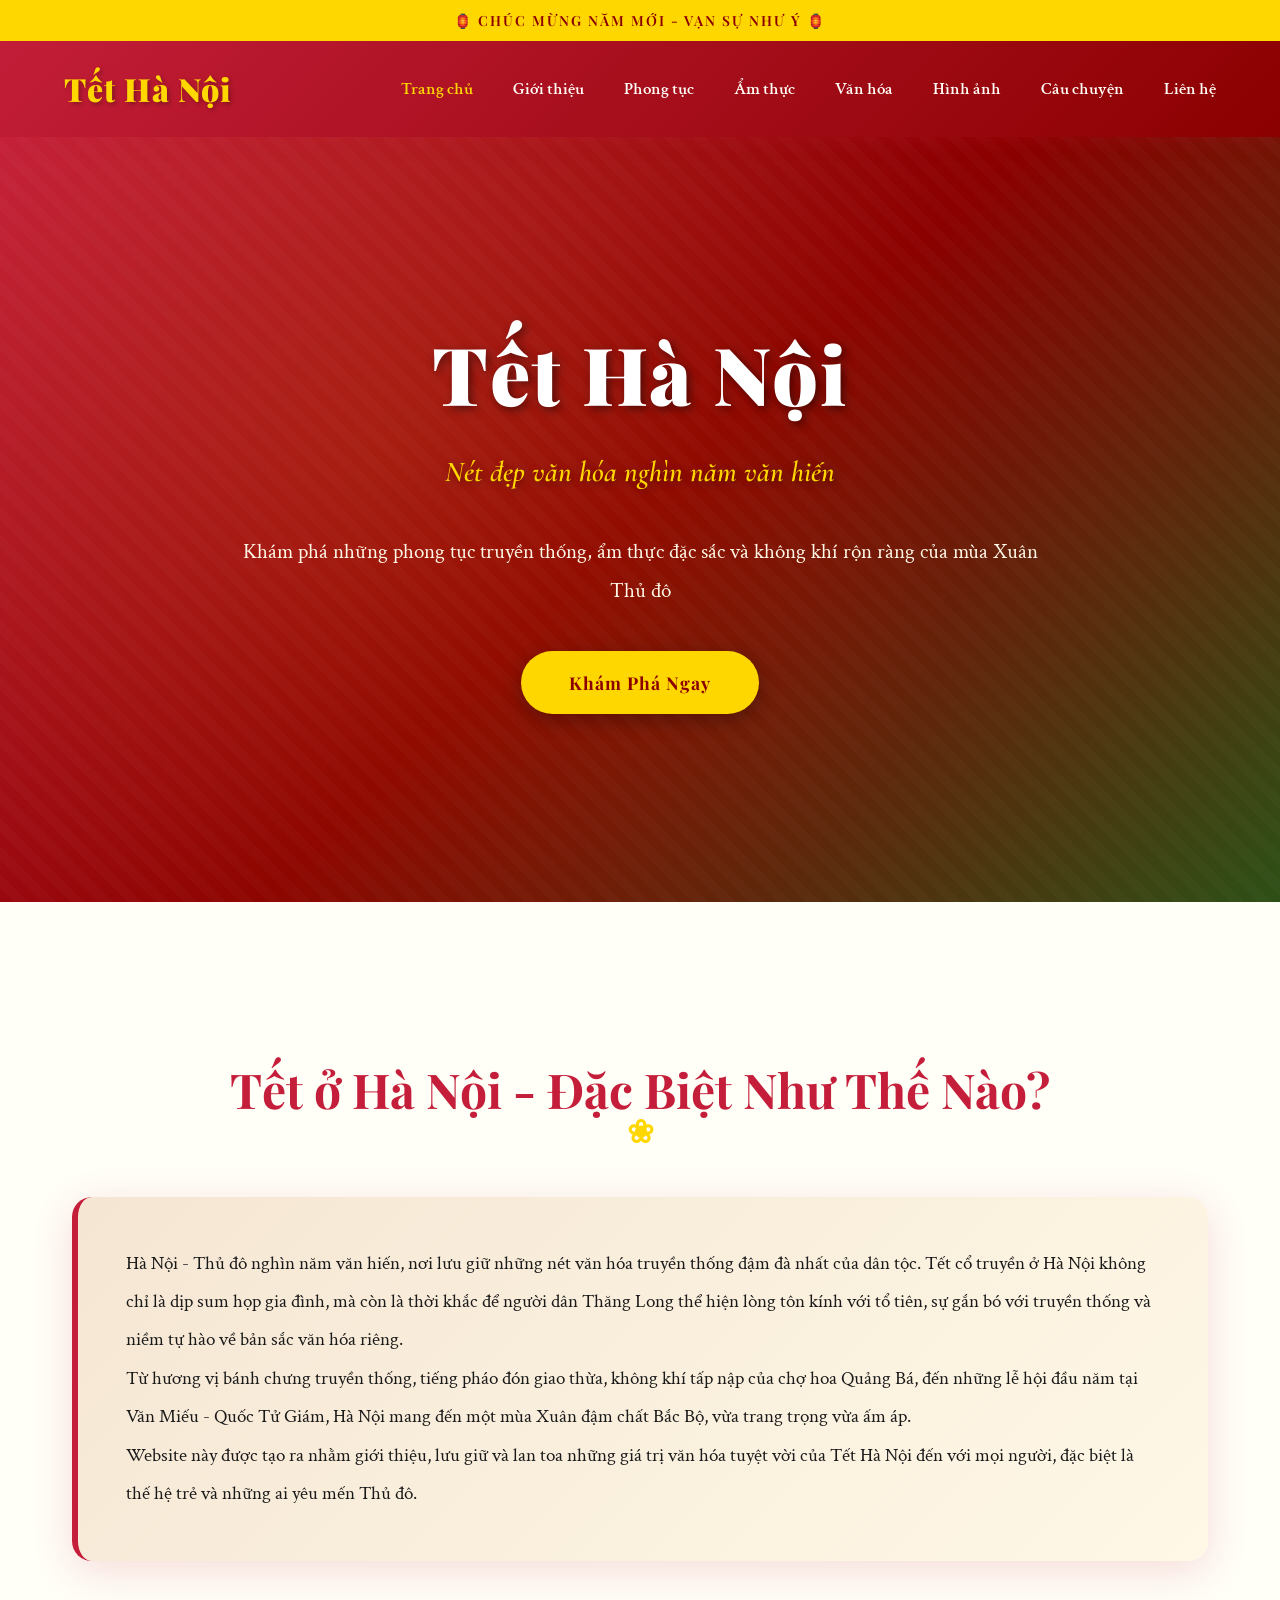
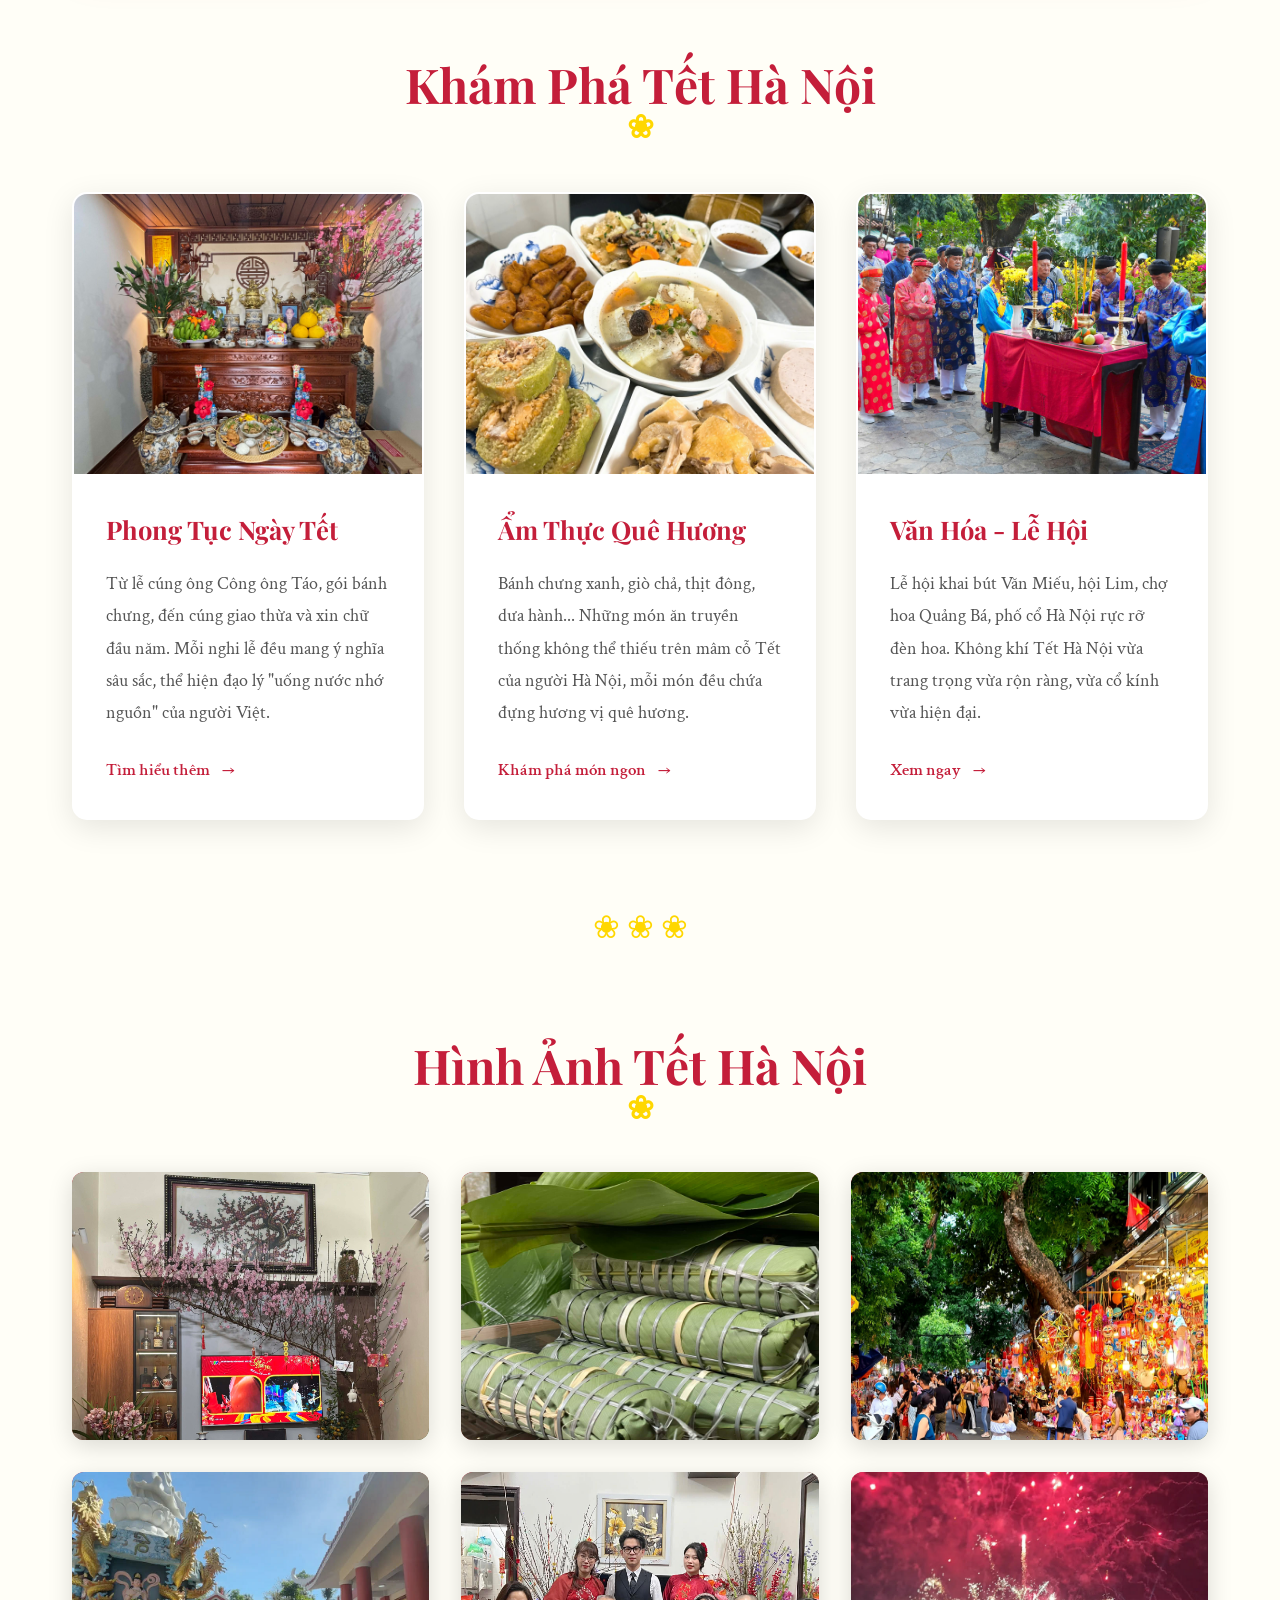
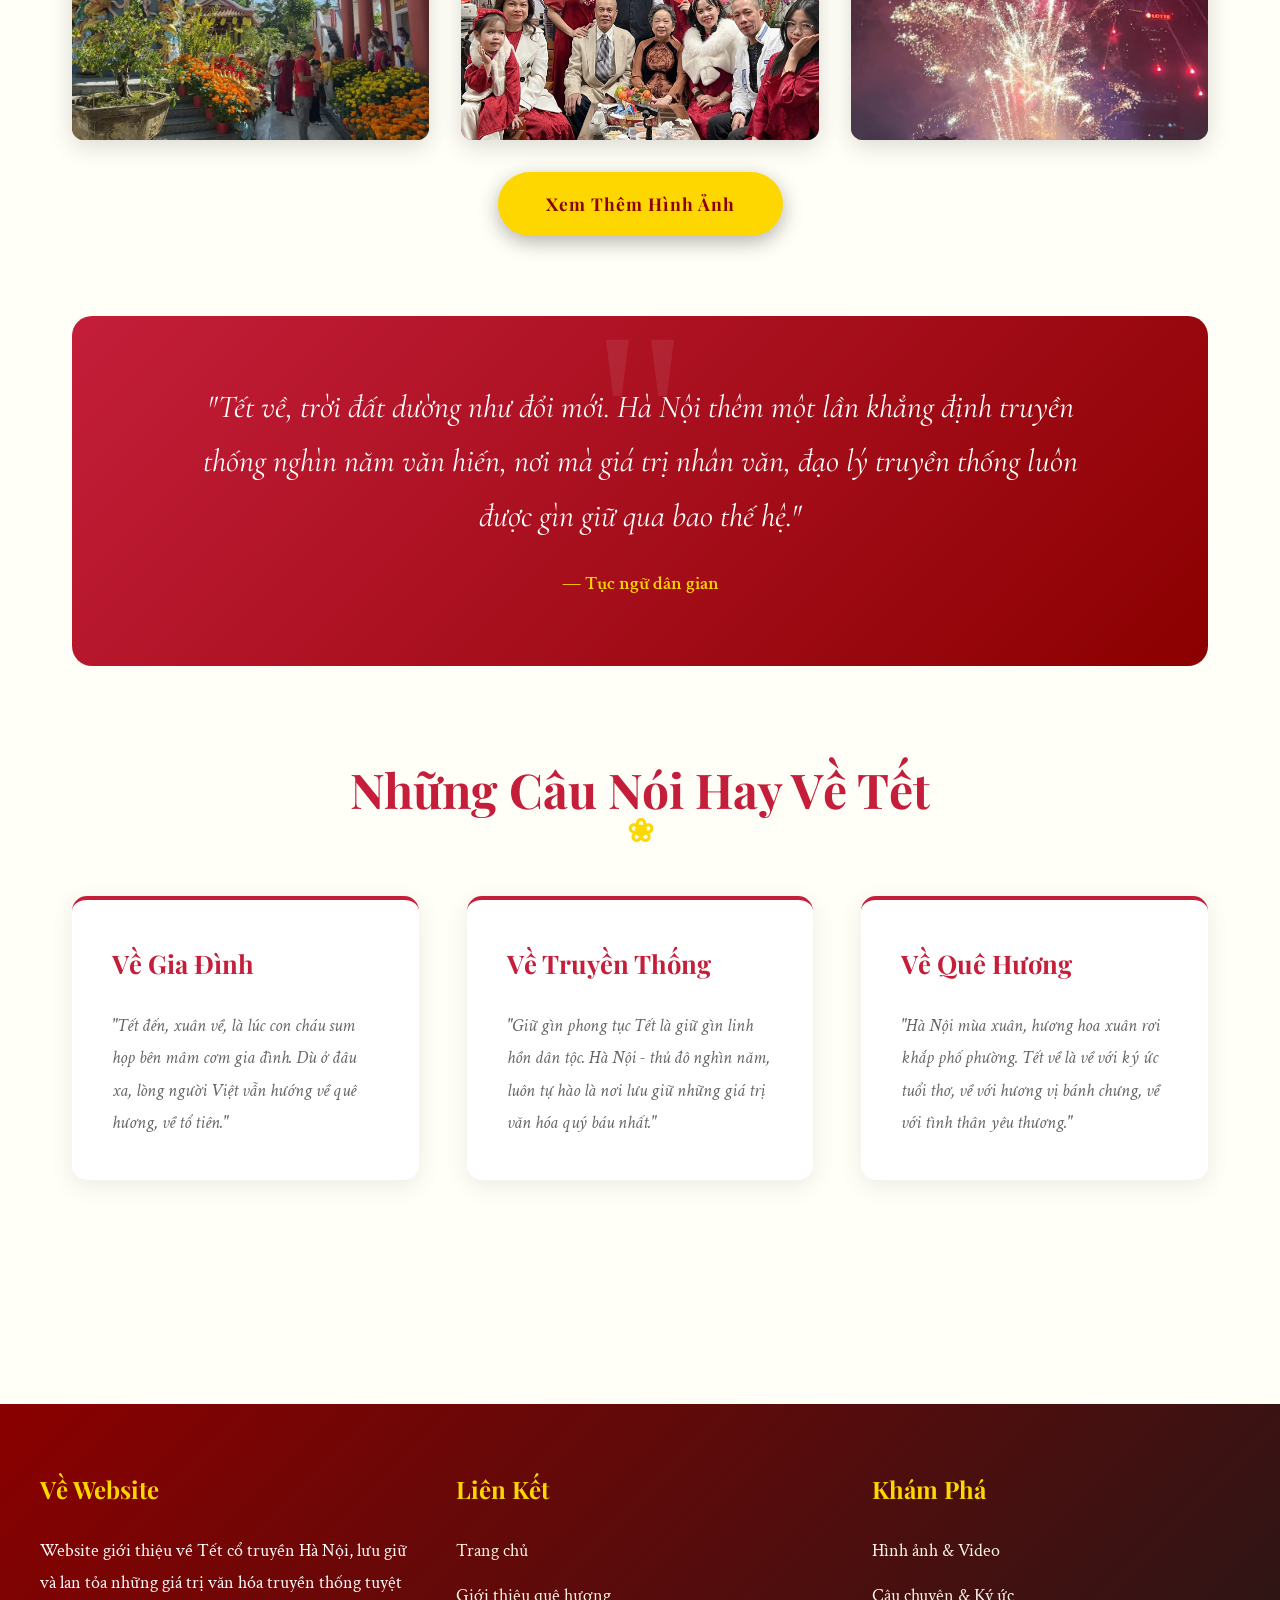
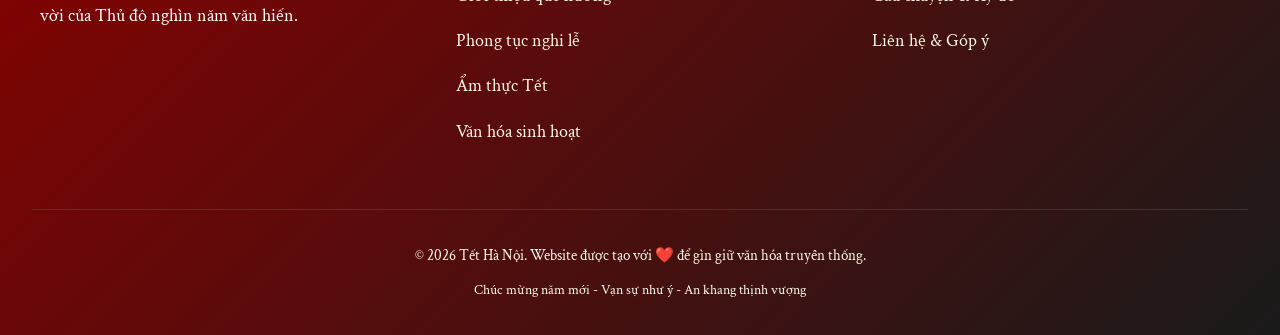
<file: index.html>
<!doctype html>
<html lang="vi">
  <head>
    <meta charset="UTF-8" />
    <meta name="viewport" content="width=device-width, initial-scale=1.0" />
    <title>Tết Hà Nội - Nét Đẹp Văn Hóa Ngàn Năm</title>
    <link rel="stylesheet" href="styles.css" />
  </head>

  <body>
    <!-- Header -->
    <header>
      <div class="header-top">🏮 CHÚC MỪNG NĂM MỚI - VẠN SỰ NHƯ Ý 🏮</div>

      <nav class="navbar">
        <a href="index.html" class="logo">Tết Hà Nội</a>

        <!-- nút menu mobile -->
        <button class="menu-toggle" onclick="toggleMenu()">☰</button>

        <ul class="nav-links" id="navLinks">
          <li><a href="index.html" class="active">Trang chủ</a></li>
          <li><a href="gioi-thieu.html">Giới thiệu</a></li>
          <li><a href="phong-tuc.html">Phong tục</a></li>
          <li><a href="am-thuc.html">Ẩm thực</a></li>
          <li><a href="van-hoa.html">Văn hóa</a></li>
          <li><a href="hinh-anh.html">Hình ảnh</a></li>
          <li><a href="cau-chuyen.html">Câu chuyện</a></li>
          <li><a href="lien-he.html">Liên hệ</a></li>
        </ul>
      </nav>
    </header>

    <!-- Banner -->
    <section class="hero-banner">
      <div class="hero-content">
        <h1>Tết Hà Nội</h1>
        <p class="subtitle">Nét đẹp văn hóa nghìn năm văn hiến</p>
        <p>
          Khám phá những phong tục truyền thống, ẩm thực đặc sắc và không khí
          rộn ràng của mùa Xuân Thủ đô
        </p>
        <a href="gioi-thieu.html" class="cta-button">Khám Phá Ngay</a>
      </div>
    </section>

    <!-- Main -->
    <main>
      <div class="container">
        <section class="intro-section">
          <h2 class="section-title">Tết ở Hà Nội - Đặc Biệt Như Thế Nào?</h2>
          <div class="intro-content">
            <p>
              Hà Nội - Thủ đô nghìn năm văn hiến, nơi lưu giữ những nét văn hóa
              truyền thống đậm đà nhất của dân tộc. Tết cổ truyền ở Hà Nội không
              chỉ là dịp sum họp gia đình, mà còn là thời khắc để người dân
              Thăng Long thể hiện lòng tôn kính với tổ tiên, sự gắn bó với
              truyền thống và niềm tự hào về bản sắc văn hóa riêng.
            </p>
            <p>
              Từ hương vị bánh chưng truyền thống, tiếng pháo đón giao thừa,
              không khí tấp nập của chợ hoa Quảng Bá, đến những lễ hội đầu năm
              tại Văn Miếu - Quốc Tử Giám, Hà Nội mang đến một mùa Xuân đậm chất
              Bắc Bộ, vừa trang trọng vừa ấm áp.
            </p>
            <p>
              Website này được tạo ra nhằm giới thiệu, lưu giữ và lan toa những
              giá trị văn hóa tuyệt vời của Tết Hà Nội đến với mọi người, đặc
              biệt là thế hệ trẻ và những ai yêu mến Thủ đô.
            </p>
          </div>
        </section>

        <section class="featured-section">
          <h2 class="section-title">Khám Phá Tết Hà Nội</h2>
          <div class="featured-grid">
            <div class="feature-card">
              <img
                class="feature-img"
                src="image/cungle.jpg"
                alt=" ảnh lễ cúng ông Công ông Táo"
              />
              <div class="feature-content">
                <h3>Phong Tục Ngày Tết</h3>
                <p>
                  Từ lễ cúng ông Công ông Táo, gói bánh chưng, đến cúng giao
                  thừa và xin chữ đầu năm. Mỗi nghi lễ đều mang ý nghĩa sâu sắc,
                  thể hiện đạo lý "uống nước nhớ nguồn" của người Việt.
                </p>
                <a href="phong-tuc.html" class="read-more">Tìm hiểu thêm</a>
              </div>
            </div>

            <div class="feature-card">
              <img
                class="feature-img"
                src="image/anhmamco.jpg"
                alt="anh mam co"
              />
              <div class="feature-content">
                <h3>Ẩm Thực Quê Hương</h3>
                <p>
                  Bánh chưng xanh, giò chả, thịt đông, dưa hành... Những món ăn
                  truyền thống không thể thiếu trên mâm cỗ Tết của người Hà Nội,
                  mỗi món đều chứa đựng hương vị quê hương.
                </p>
                <a href="am-thuc.html" class="read-more">Khám phá món ngon</a>
              </div>
            </div>

            <div class="feature-card">
              <img
                class="feature-img"
                src="image/khaibut.webp"
                alt="ảnh lễ hội khai bút Văn Miếu"
              />
              <div class="feature-content">
                <h3>Văn Hóa - Lễ Hội</h3>
                <p>
                  Lễ hội khai bút Văn Miếu, hội Lim, chợ hoa Quảng Bá, phố cổ Hà
                  Nội rực rỡ đèn hoa. Không khí Tết Hà Nội vừa trang trọng vừa
                  rộn ràng, vừa cổ kính vừa hiện đại.
                </p>
                <a href="van-hoa.html" class="read-more">Xem ngay</a>
              </div>
            </div>
          </div>
        </section>

        <div class="decorative-divider">❀ ❀ ❀</div>

        <section class="gallery-section">
          <h2 class="section-title">Hình Ảnh Tết Hà Nội</h2>
          <div class="photo-gallery">
            <div class="gallery-item" data-caption="Cành hoa đào ngày Tết">
              <img
                class="image-box"
                src="image/anhhoadao.jpg"
                alt="anh hoa dao"
              />
            </div>
            <div class="gallery-item" data-caption="Bánh chưng truyền thống">
              <img
                class="image-box"
                src="image/banhchung.jpg"
                alt="banh chung"
              />
            </div>
            <div class="gallery-item" data-caption="Phố cổ Hà Nội 30 Tết">
              <img
                class="image-box"
                src="image/phocohn.jpg"
                alt="ảnh phố cổ Hà Nội"
              />
            </div>
            <div class="gallery-item" data-caption="Lễ chùa đầu năm">
              <img
                class="image-box"
                src="image/dichuadaunam.jpg"
                alt="ảnh chùa đầu năm"
              />
            </div>
            <div class="gallery-item" data-caption="Gia đình sum họp quây quần">
              <img
                class="image-box"
                src="image/anhgiadinh.jpg"
                alt="anhgiadinh"
              />
            </div>
            <div class="gallery-item" data-caption="Pháo hoa đêm giao thừa">
              <img
                class="image-box"
                src="image/anhphaohoa.jpg"
                alt="ảnh pháo hoa đêm giao thừa"
              />
            </div>
          </div>
          <div style="text-align: center; margin-top: 2rem">
            <a href="hinh-anh.html" class="cta-button">Xem Thêm Hình Ảnh</a>
          </div>
        </section>

        <section class="quote-section">
          <blockquote>
            "Tết về, trời đất dường như đổi mới. Hà Nội thêm một lần khẳng định
            truyền thống nghìn năm văn hiến, nơi mà giá trị nhân văn, đạo lý
            truyền thống luôn được gìn giữ qua bao thế hệ."
          </blockquote>
          <cite>— Tục ngữ dân gian</cite>
        </section>

        <section class="quotes-highlights">
          <h2 class="section-title">Những Câu Nói Hay Về Tết</h2>
          <div class="content-grid">
            <div class="content-box">
              <h3>Về Gia Đình</h3>
              <p style="font-style: italic; color: #666">
                "Tết đến, xuân về, là lúc con cháu sum họp bên mâm cơm gia đình.
                Dù ở đâu xa, lòng người Việt vẫn hướng về quê hương, về tổ
                tiên."
              </p>
            </div>
            <div class="content-box">
              <h3>Về Truyền Thống</h3>
              <p style="font-style: italic; color: #666">
                "Giữ gìn phong tục Tết là giữ gìn linh hồn dân tộc. Hà Nội - thủ
                đô nghìn năm, luôn tự hào là nơi lưu giữ những giá trị văn hóa
                quý báu nhất."
              </p>
            </div>
            <div class="content-box">
              <h3>Về Quê Hương</h3>
              <p style="font-style: italic; color: #666">
                "Hà Nội mùa xuân, hương hoa xuân rơi khắp phố phường. Tết về là
                về với ký ức tuổi thơ, về với hương vị bánh chưng, về với tình
                thân yêu thương."
              </p>
            </div>
          </div>
        </section>
      </div>
    </main>

    <!-- Footer -->
    <footer>
      <div class="footer-content">
        <div class="footer-section">
          <h3>Về Website</h3>
          <p>
            Website giới thiệu về Tết cổ truyền Hà Nội, lưu giữ và lan tỏa những
            giá trị văn hóa truyền thống tuyệt vời của Thủ đô nghìn năm văn
            hiến.
          </p>
        </div>
        <div class="footer-section">
          <h3>Liên Kết</h3>
          <ul>
            <li><a href="index.html">Trang chủ</a></li>
            <li><a href="gioi-thieu.html">Giới thiệu quê hương</a></li>
            <li><a href="phong-tuc.html">Phong tục nghi lễ</a></li>
            <li><a href="am-thuc.html">Ẩm thực Tết</a></li>
            <li><a href="van-hoa.html">Văn hóa sinh hoạt</a></li>
          </ul>
        </div>
        <div class="footer-section">
          <h3>Khám Phá</h3>
          <ul>
            <li><a href="hinh-anh.html">Hình ảnh & Video</a></li>
            <li><a href="cau-chuyen.html">Câu chuyện & Ký ức</a></li>
            <li><a href="lien-he.html">Liên hệ & Góp ý</a></li>
          </ul>
        </div>
      </div>
      <div class="footer-bottom">
        <p>
          &copy; 2026 Tết Hà Nội. Website được tạo với ❤️ để gìn giữ văn hóa
          truyền thống.
        </p>
        <p style="margin-top: 0.5rem; font-size: 0.9rem">
          Chúc mừng năm mới - Vạn sự như ý - An khang thịnh vượng
        </p>
      </div>
    </footer>
    <script>
      const menuBtn = document.querySelector(".menu-toggle");
      const navLinks = document.getElementById("navLinks");

      menuBtn.addEventListener("click", () => {
        navLinks.classList.toggle("show");
      });

      document.querySelectorAll(".nav-links a").forEach((link) => {
        link.addEventListener("click", () => {
          navLinks.classList.remove("show");
        });
      });
    </script>
  </body>
</html>
</file>
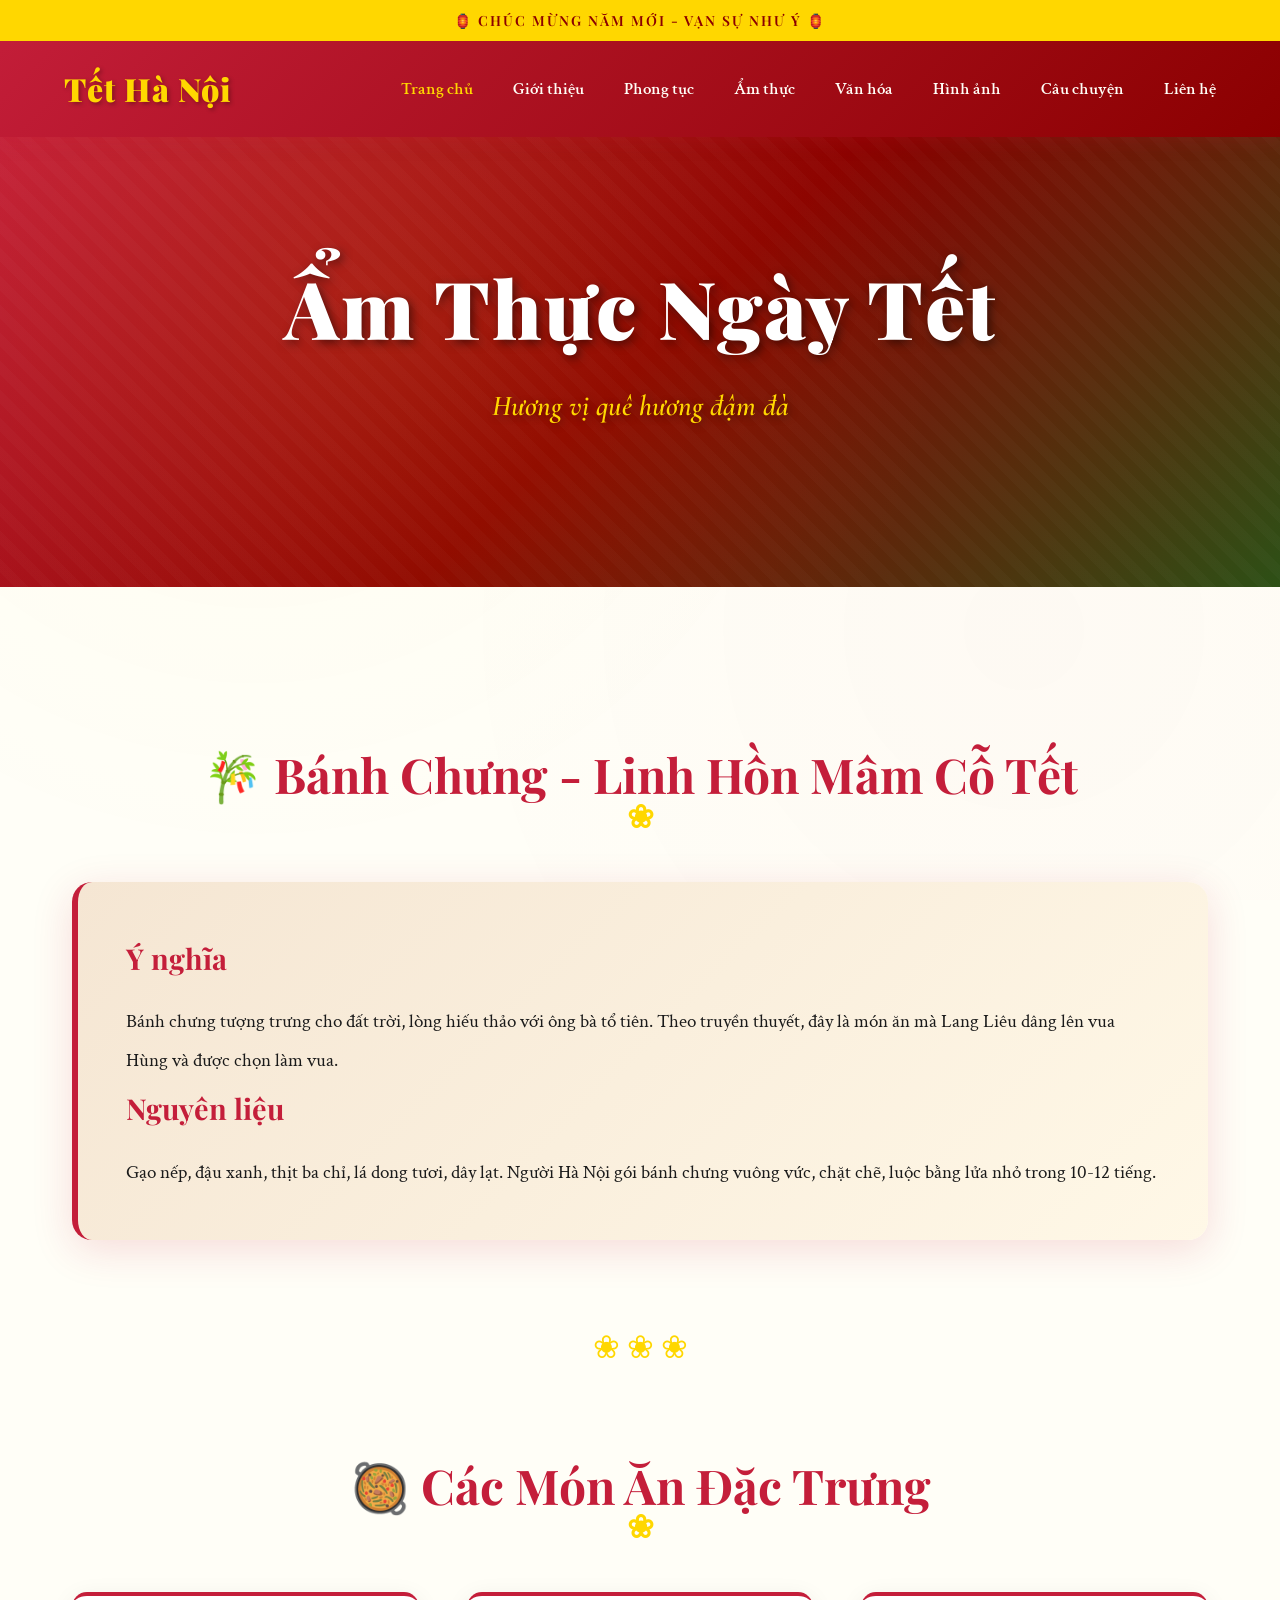
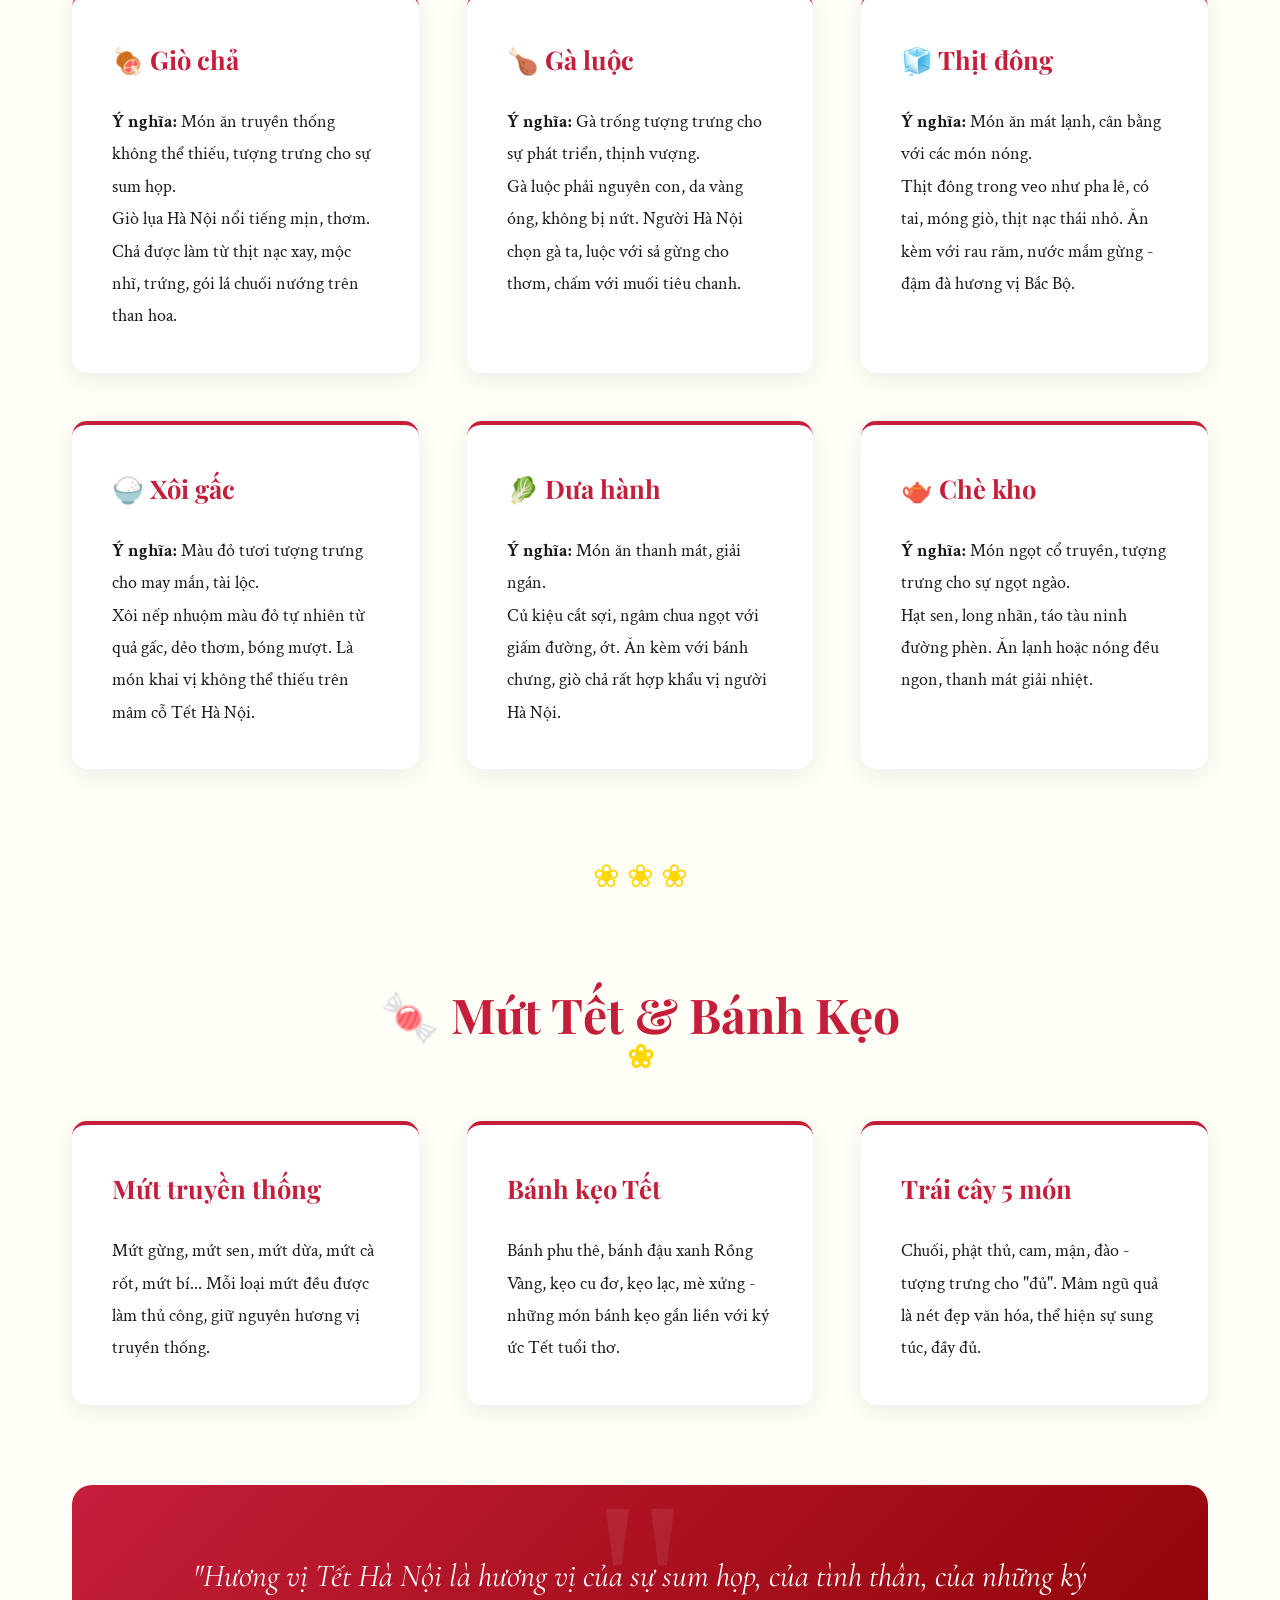
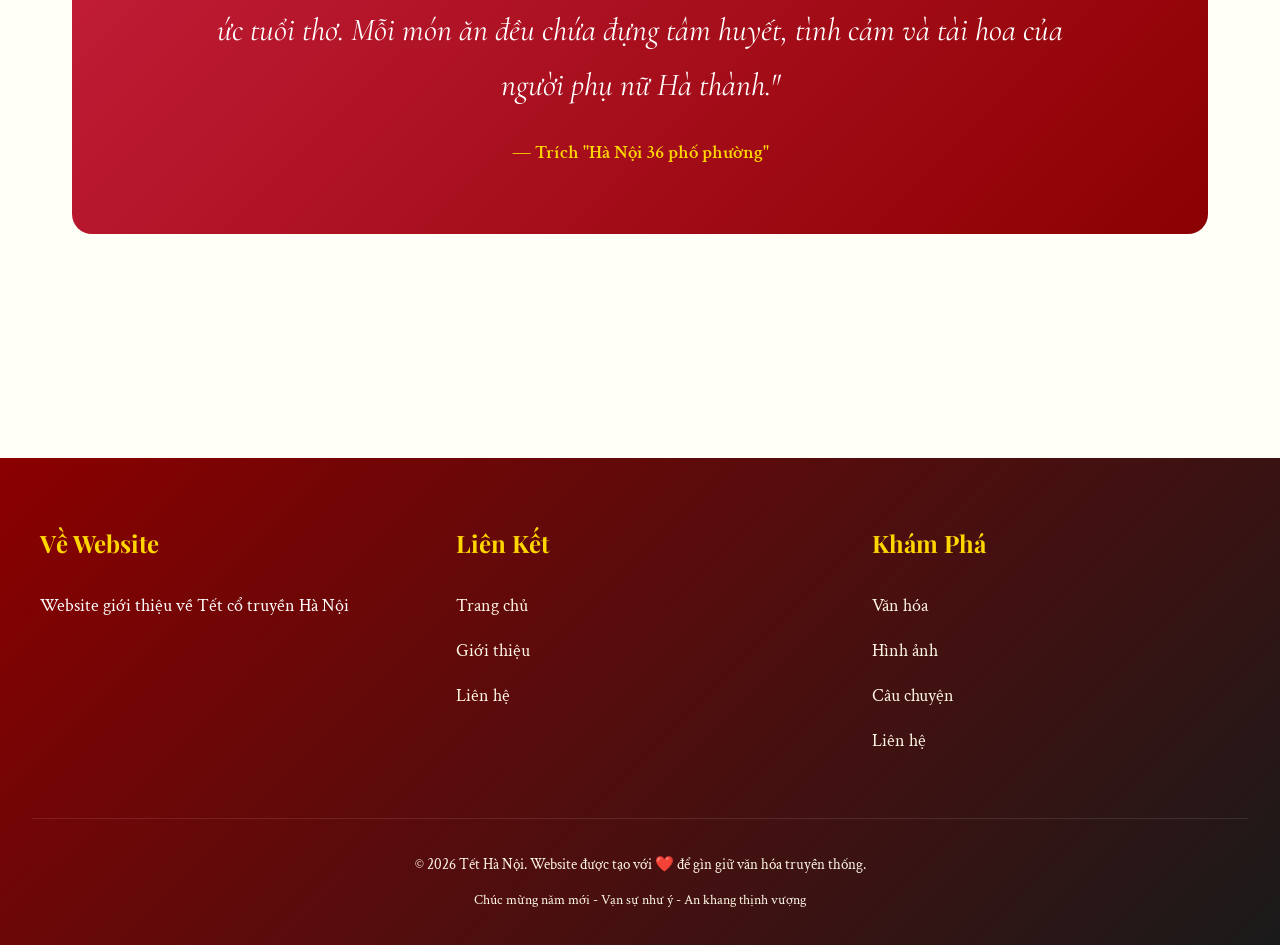
<file: am-thuc.html>
<!doctype html>
<html lang="vi">
  <head>
    <meta charset="UTF-8" />
    <meta name="viewport" content="width=device-width, initial-scale=1.0" />
    <title>Ẩm Thực Ngày Tết - Tết Hà Nội</title>
    <link rel="stylesheet" href="styles.css" />
  </head>
  <body>
    <header>
      <div class="header-top">🏮 CHÚC MỪNG NĂM MỚI - VẠN SỰ NHƯ Ý 🏮</div>

      <nav class="navbar">
        <a href="index.html" class="logo">Tết Hà Nội</a>

        <!-- nút menu mobile -->
        <button class="menu-toggle" onclick="toggleMenu()">☰</button>

        <ul class="nav-links" id="navLinks">
          <li><a href="index.html" class="active">Trang chủ</a></li>
          <li><a href="gioi-thieu.html">Giới thiệu</a></li>
          <li><a href="phong-tuc.html">Phong tục</a></li>
          <li><a href="am-thuc.html">Ẩm thực</a></li>
          <li><a href="van-hoa.html">Văn hóa</a></li>
          <li><a href="hinh-anh.html">Hình ảnh</a></li>
          <li><a href="cau-chuyen.html">Câu chuyện</a></li>
          <li><a href="lien-he.html">Liên hệ</a></li>
        </ul>
      </nav>
    </header>

    <section class="hero-banner" style="height: 50vh">
      <div class="hero-content">
        <h1>Ẩm Thực Ngày Tết</h1>
        <p class="subtitle">Hương vị quê hương đậm đà</p>
      </div>
    </section>

    <main>
      <div class="container">
        <section>
          <h2 class="section-title">🎋 Bánh Chưng - Linh Hồn Mâm Cỗ Tết</h2>
          <div class="intro-content">
            <h3>Ý nghĩa</h3>
            <p>
              Bánh chưng tượng trưng cho đất trời, lòng hiếu thảo với ông bà tổ
              tiên. Theo truyền thuyết, đây là món ăn mà Lang Liêu dâng lên vua
              Hùng và được chọn làm vua.
            </p>
            <h3>Nguyên liệu</h3>
            <p>
              Gạo nếp, đậu xanh, thịt ba chỉ, lá dong tươi, dây lạt. Người Hà
              Nội gói bánh chưng vuông vức, chặt chẽ, luộc bằng lửa nhỏ trong
              10-12 tiếng.
            </p>
          </div>
        </section>

        <div class="decorative-divider">❀ ❀ ❀</div>

        <section>
          <h2 class="section-title">🥘 Các Món Ăn Đặc Trưng</h2>
          <div class="content-grid">
            <div class="content-box">
              <h3>🍖 Giò chả</h3>
              <p>
                <strong>Ý nghĩa:</strong> Món ăn truyền thống không thể thiếu,
                tượng trưng cho sự sum họp.
              </p>
              <p>
                Giò lụa Hà Nội nổi tiếng mịn, thơm. Chả được làm từ thịt nạc
                xay, mộc nhĩ, trứng, gói lá chuối nướng trên than hoa.
              </p>
            </div>

            <div class="content-box">
              <h3>🍗 Gà luộc</h3>
              <p>
                <strong>Ý nghĩa:</strong> Gà trống tượng trưng cho sự phát
                triển, thịnh vượng.
              </p>
              <p>
                Gà luộc phải nguyên con, da vàng óng, không bị nứt. Người Hà Nội
                chọn gà ta, luộc với sả gừng cho thơm, chấm với muối tiêu chanh.
              </p>
            </div>

            <div class="content-box">
              <h3>🧊 Thịt đông</h3>
              <p>
                <strong>Ý nghĩa:</strong> Món ăn mát lạnh, cân bằng với các món
                nóng.
              </p>
              <p>
                Thịt đông trong veo như pha lê, có tai, móng giò, thịt nạc thái
                nhỏ. Ăn kèm với rau răm, nước mắm gừng - đậm đà hương vị Bắc Bộ.
              </p>
            </div>

            <div class="content-box">
              <h3>🍚 Xôi gấc</h3>
              <p>
                <strong>Ý nghĩa:</strong> Màu đỏ tươi tượng trưng cho may mắn,
                tài lộc.
              </p>
              <p>
                Xôi nếp nhuộm màu đỏ tự nhiên từ quả gấc, dẻo thơm, bóng mượt.
                Là món khai vị không thể thiếu trên mâm cỗ Tết Hà Nội.
              </p>
            </div>

            <div class="content-box">
              <h3>🥬 Dưa hành</h3>
              <p><strong>Ý nghĩa:</strong> Món ăn thanh mát, giải ngán.</p>
              <p>
                Củ kiệu cắt sợi, ngâm chua ngọt với giấm đường, ớt. Ăn kèm với
                bánh chưng, giò chả rất hợp khẩu vị người Hà Nội.
              </p>
            </div>

            <div class="content-box">
              <h3>🫖 Chè kho</h3>
              <p>
                <strong>Ý nghĩa:</strong> Món ngọt cổ truyền, tượng trưng cho sự
                ngọt ngào.
              </p>
              <p>
                Hạt sen, long nhãn, táo tàu ninh đường phèn. Ăn lạnh hoặc nóng
                đều ngon, thanh mát giải nhiệt.
              </p>
            </div>
          </div>
        </section>

        <div class="decorative-divider">❀ ❀ ❀</div>

        <section>
          <h2 class="section-title">🍬 Mứt Tết & Bánh Kẹo</h2>
          <div class="content-grid">
            <div class="content-box">
              <h3>Mứt truyền thống</h3>
              <p>
                Mứt gừng, mứt sen, mứt dừa, mứt cà rốt, mứt bí... Mỗi loại mứt
                đều được làm thủ công, giữ nguyên hương vị truyền thống.
              </p>
            </div>

            <div class="content-box">
              <h3>Bánh kẹo Tết</h3>
              <p>
                Bánh phu thê, bánh đậu xanh Rồng Vàng, kẹo cu đơ, kẹo lạc, mè
                xửng - những món bánh kẹo gắn liền với ký ức Tết tuổi thơ.
              </p>
            </div>

            <div class="content-box">
              <h3>Trái cây 5 món</h3>
              <p>
                Chuối, phật thủ, cam, mận, đào - tượng trưng cho "đủ". Mâm ngũ
                quả là nét đẹp văn hóa, thể hiện sự sung túc, đầy đủ.
              </p>
            </div>
          </div>
        </section>

        <section class="quote-section">
          <blockquote>
            "Hương vị Tết Hà Nội là hương vị của sự sum họp, của tình thân, của
            những ký ức tuổi thơ. Mỗi món ăn đều chứa đựng tâm huyết, tình cảm
            và tài hoa của người phụ nữ Hà thành."
          </blockquote>
          <cite>— Trích "Hà Nội 36 phố phường"</cite>
        </section>
      </div>
    </main>

    <footer>
      <div class="footer-content">
        <div class="footer-section">
          <h3>Về Website</h3>
          <p>Website giới thiệu về Tết cổ truyền Hà Nội</p>
        </div>
        <div class="footer-section">
          <h3>Liên Kết</h3>
          <ul>
            <li><a href="index.html">Trang chủ</a></li>
            <li><a href="gioi-thieu.html">Giới thiệu</a></li>
            <li><a href="lien-he.html">Liên hệ</a></li>
          </ul>
        </div>
        <div class="footer-section">
          <h3>Khám Phá</h3>
          <ul>
            <li><a href="van-hoa.html">Văn hóa</a></li>
            <li><a href="hinh-anh.html">Hình ảnh</a></li>
            <li><a href="cau-chuyen.html">Câu chuyện</a></li>
            <li><a href="lien-he.html">Liên hệ</a></li>
          </ul>
        </div>
      </div>

      <div class="footer-bottom">
        <p>
          &copy; 2026 Tết Hà Nội. Website được tạo với ❤️ để gìn giữ văn hóa
          truyền thống.
        </p>
        <p style="margin-top: 0.5rem; font-size: 0.9rem">
          Chúc mừng năm mới - Vạn sự như ý - An khang thịnh vượng
        </p>
      </div>
    </footer>
    <script>
      const menuBtn = document.querySelector(".menu-toggle");
      const navLinks = document.getElementById("navLinks");

      menuBtn.addEventListener("click", () => {
        navLinks.classList.toggle("show");
      });

      document.querySelectorAll(".nav-links a").forEach((link) => {
        link.addEventListener("click", () => {
          navLinks.classList.remove("show");
        });
      });
    </script>
  </body>
</html>
</file>
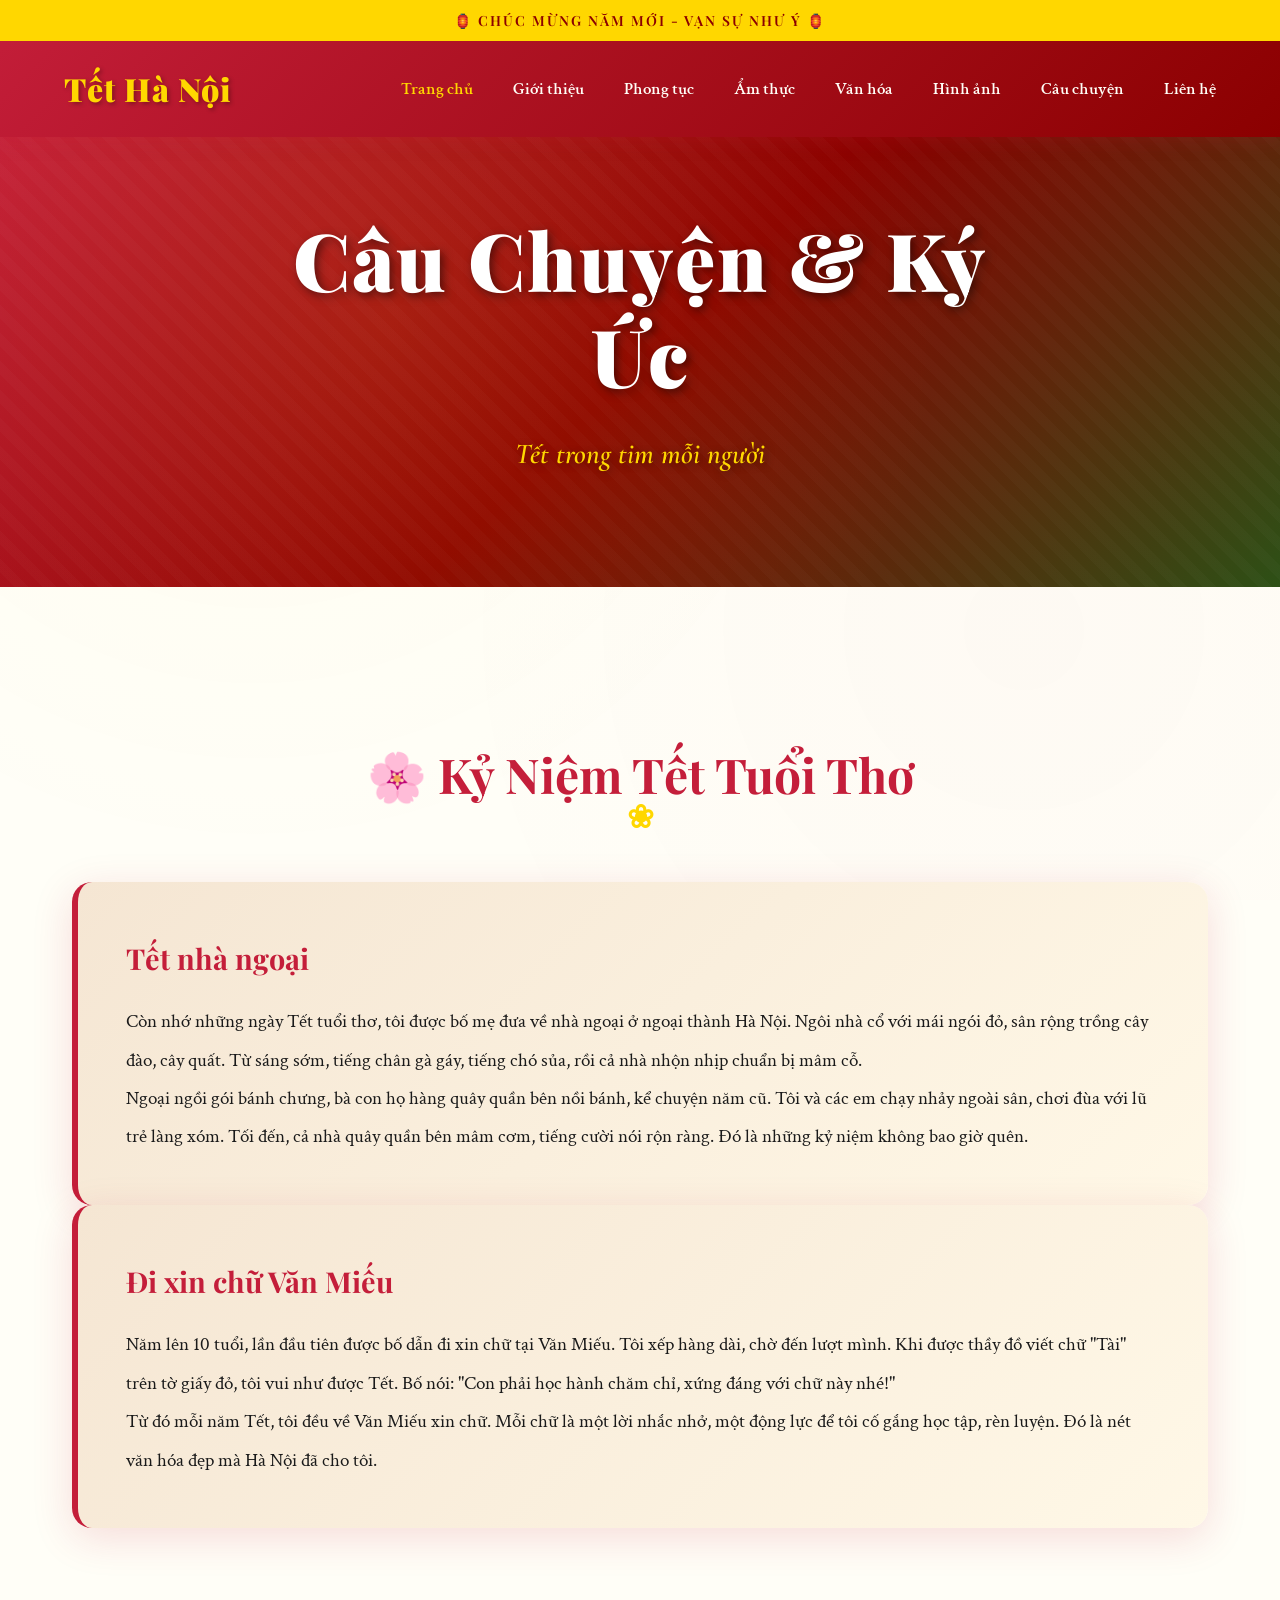
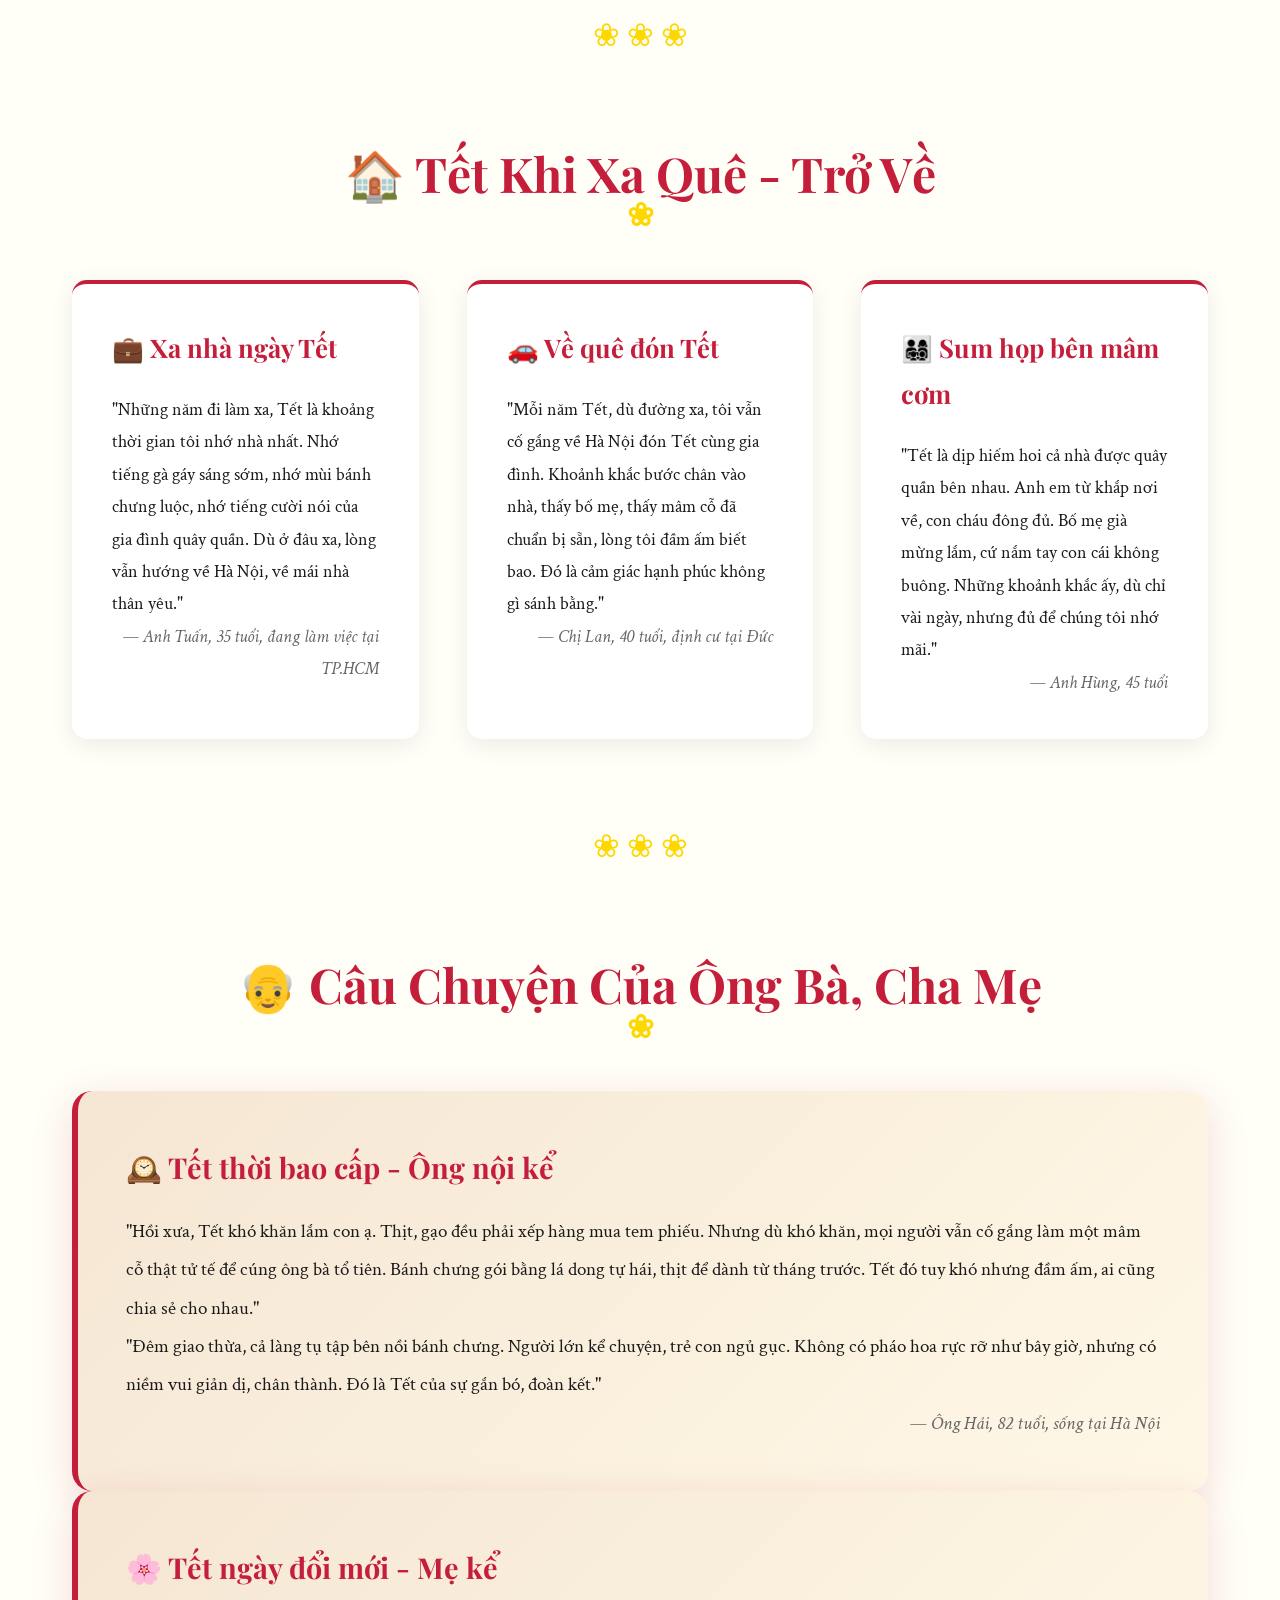
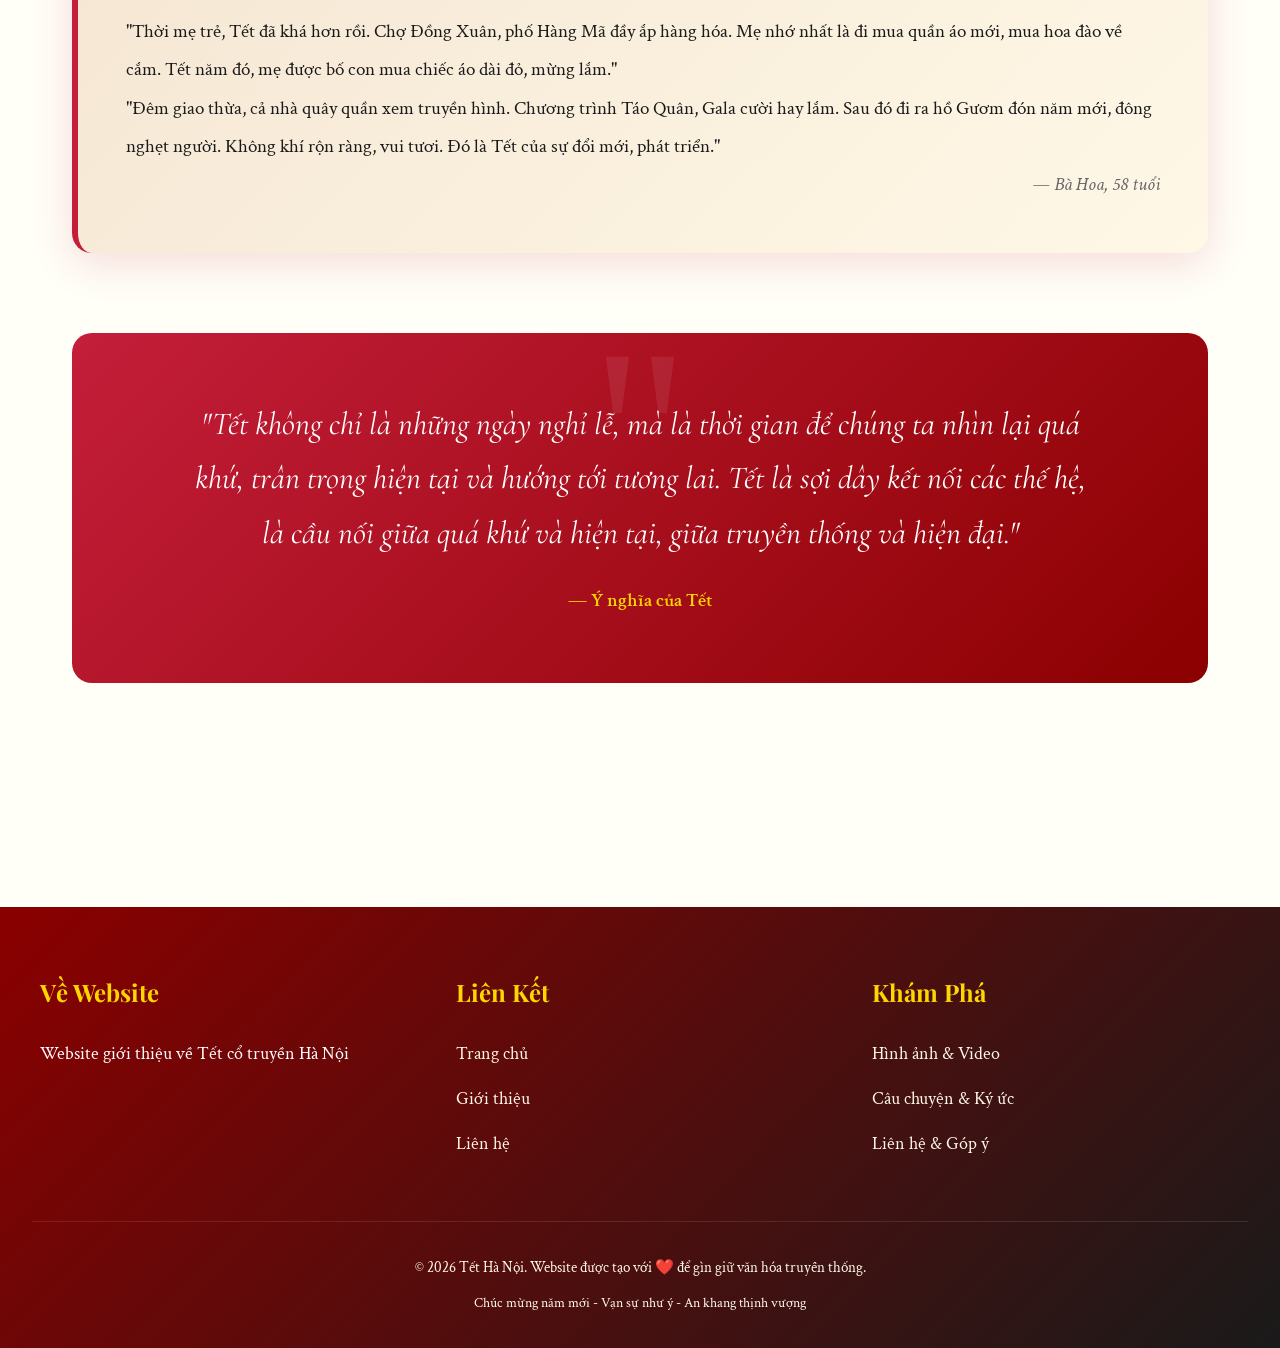
<file: cau-chuyen.html>
<!doctype html>
<html lang="vi">
  <head>
    <meta charset="UTF-8" />
    <meta name="viewport" content="width=device-width, initial-scale=1.0" />
    <title>Câu Chuyện & Ký Ức Tết - Tết Hà Nội</title>
    <link rel="stylesheet" href="styles.css" />
  </head>
  <body>
    <header>
      <div class="header-top">🏮 CHÚC MỪNG NĂM MỚI - VẠN SỰ NHƯ Ý 🏮</div>

      <nav class="navbar">
        <a href="index.html" class="logo">Tết Hà Nội</a>

        <!-- nút menu mobile -->
        <button class="menu-toggle" onclick="toggleMenu()">☰</button>

        <ul class="nav-links" id="navLinks">
          <li><a href="index.html" class="active">Trang chủ</a></li>
          <li><a href="gioi-thieu.html">Giới thiệu</a></li>
          <li><a href="phong-tuc.html">Phong tục</a></li>
          <li><a href="am-thuc.html">Ẩm thực</a></li>
          <li><a href="van-hoa.html">Văn hóa</a></li>
          <li><a href="hinh-anh.html">Hình ảnh</a></li>
          <li><a href="cau-chuyen.html">Câu chuyện</a></li>
          <li><a href="lien-he.html">Liên hệ</a></li>
        </ul>
      </nav>
    </header>

    <section class="hero-banner" style="height: 50vh">
      <div class="hero-content">
        <h1>Câu Chuyện & Ký Ức</h1>
        <p class="subtitle">Tết trong tim mỗi người</p>
      </div>
    </section>

    <main>
      <div class="container">
        <section>
          <h2 class="section-title">🌸 Kỷ Niệm Tết Tuổi Thơ</h2>

          <div class="intro-content">
            <h3>Tết nhà ngoại</h3>
            <p>
              Còn nhớ những ngày Tết tuổi thơ, tôi được bố mẹ đưa về nhà ngoại ở
              ngoại thành Hà Nội. Ngôi nhà cổ với mái ngói đỏ, sân rộng trồng
              cây đào, cây quất. Từ sáng sớm, tiếng chân gà gáy, tiếng chó sủa,
              rồi cả nhà nhộn nhịp chuẩn bị mâm cỗ.
            </p>
            <p>
              Ngoại ngồi gói bánh chưng, bà con họ hàng quây quần bên nồi bánh,
              kể chuyện năm cũ. Tôi và các em chạy nhảy ngoài sân, chơi đùa với
              lũ trẻ làng xóm. Tối đến, cả nhà quây quần bên mâm cơm, tiếng cười
              nói rộn ràng. Đó là những kỷ niệm không bao giờ quên.
            </p>
          </div>

          <div class="intro-content">
            <h3>Đi xin chữ Văn Miếu</h3>
            <p>
              Năm lên 10 tuổi, lần đầu tiên được bố dẫn đi xin chữ tại Văn Miếu.
              Tôi xếp hàng dài, chờ đến lượt mình. Khi được thầy đồ viết chữ
              "Tài" trên tờ giấy đỏ, tôi vui như được Tết. Bố nói: "Con phải học
              hành chăm chỉ, xứng đáng với chữ này nhé!"
            </p>
            <p>
              Từ đó mỗi năm Tết, tôi đều về Văn Miếu xin chữ. Mỗi chữ là một lời
              nhắc nhở, một động lực để tôi cố gắng học tập, rèn luyện. Đó là
              nét văn hóa đẹp mà Hà Nội đã cho tôi.
            </p>
          </div>
        </section>

        <div class="decorative-divider">❀ ❀ ❀</div>

        <section>
          <h2 class="section-title">🏠 Tết Khi Xa Quê - Trở Về</h2>

          <div class="content-grid">
            <div class="content-box">
              <h3>💼 Xa nhà ngày Tết</h3>
              <p>
                "Những năm đi làm xa, Tết là khoảng thời gian tôi nhớ nhà nhất.
                Nhớ tiếng gà gáy sáng sớm, nhớ mùi bánh chưng luộc, nhớ tiếng
                cười nói của gia đình quây quần. Dù ở đâu xa, lòng vẫn hướng về
                Hà Nội, về mái nhà thân yêu."
              </p>
              <p style="font-style: italic; text-align: right; color: #666">
                — Anh Tuấn, 35 tuổi, đang làm việc tại TP.HCM
              </p>
            </div>

            <div class="content-box">
              <h3>🚗 Về quê đón Tết</h3>
              <p>
                "Mỗi năm Tết, dù đường xa, tôi vẫn cố gắng về Hà Nội đón Tết
                cùng gia đình. Khoảnh khắc bước chân vào nhà, thấy bố mẹ, thấy
                mâm cỗ đã chuẩn bị sẵn, lòng tôi đầm ấm biết bao. Đó là cảm giác
                hạnh phúc không gì sánh bằng."
              </p>
              <p style="font-style: italic; text-align: right; color: #666">
                — Chị Lan, 40 tuổi, định cư tại Đức
              </p>
            </div>

            <div class="content-box">
              <h3>👨‍👩‍👧‍👦 Sum họp bên mâm cơm</h3>
              <p>
                "Tết là dịp hiếm hoi cả nhà được quây quần bên nhau. Anh em từ
                khắp nơi về, con cháu đông đủ. Bố mẹ già mừng lắm, cứ nắm tay
                con cái không buông. Những khoảnh khắc ấy, dù chỉ vài ngày,
                nhưng đủ để chúng tôi nhớ mãi."
              </p>
              <p style="font-style: italic; text-align: right; color: #666">
                — Anh Hùng, 45 tuổi
              </p>
            </div>
          </div>
        </section>

        <div class="decorative-divider">❀ ❀ ❀</div>

        <section>
          <h2 class="section-title">👴 Câu Chuyện Của Ông Bà, Cha Mẹ</h2>

          <div class="intro-content">
            <h3>🕰️ Tết thời bao cấp - Ông nội kể</h3>
            <p>
              "Hồi xưa, Tết khó khăn lắm con ạ. Thịt, gạo đều phải xếp hàng mua
              tem phiếu. Nhưng dù khó khăn, mọi người vẫn cố gắng làm một mâm cỗ
              thật tử tế để cúng ông bà tổ tiên. Bánh chưng gói bằng lá dong tự
              hái, thịt để dành từ tháng trước. Tết đó tuy khó nhưng đầm ấm, ai
              cũng chia sẻ cho nhau."
            </p>
            <p>
              "Đêm giao thừa, cả làng tụ tập bên nồi bánh chưng. Người lớn kể
              chuyện, trẻ con ngủ gục. Không có pháo hoa rực rỡ như bây giờ,
              nhưng có niềm vui giản dị, chân thành. Đó là Tết của sự gắn bó,
              đoàn kết."
            </p>
            <p style="font-style: italic; text-align: right; color: #666">
              — Ông Hải, 82 tuổi, sống tại Hà Nội
            </p>
          </div>

          <div class="intro-content">
            <h3>🌸 Tết ngày đổi mới - Mẹ kể</h3>
            <p>
              "Thời mẹ trẻ, Tết đã khá hơn rồi. Chợ Đồng Xuân, phố Hàng Mã đầy
              ắp hàng hóa. Mẹ nhớ nhất là đi mua quần áo mới, mua hoa đào về
              cắm. Tết năm đó, mẹ được bố con mua chiếc áo dài đỏ, mừng lắm."
            </p>
            <p>
              "Đêm giao thừa, cả nhà quây quần xem truyền hình. Chương trình Táo
              Quân, Gala cười hay lắm. Sau đó đi ra hồ Gươm đón năm mới, đông
              nghẹt người. Không khí rộn ràng, vui tươi. Đó là Tết của sự đổi
              mới, phát triển."
            </p>
            <p style="font-style: italic; text-align: right; color: #666">
              — Bà Hoa, 58 tuổi
            </p>
          </div>
        </section>

        <section class="quote-section">
          <blockquote>
            "Tết không chỉ là những ngày nghỉ lễ, mà là thời gian để chúng ta
            nhìn lại quá khứ, trân trọng hiện tại và hướng tới tương lai. Tết là
            sợi dây kết nối các thế hệ, là cầu nối giữa quá khứ và hiện tại,
            giữa truyền thống và hiện đại."
          </blockquote>
          <cite>— Ý nghĩa của Tết</cite>
        </section>
      </div>
    </main>

    <footer>
      <div class="footer-content">
        <div class="footer-section">
          <h3>Về Website</h3>
          <p>Website giới thiệu về Tết cổ truyền Hà Nội</p>
        </div>
        <div class="footer-section">
          <h3>Liên Kết</h3>
          <ul>
            <li><a href="index.html">Trang chủ</a></li>
            <li><a href="gioi-thieu.html">Giới thiệu</a></li>
            <li><a href="lien-he.html">Liên hệ</a></li>
          </ul>
        </div>
        <div class="footer-section">
          <h3>Khám Phá</h3>
          <ul>
            <li><a href="hinh-anh.html">Hình ảnh & Video</a></li>
            <li><a href="cau-chuyen.html">Câu chuyện & Ký ức</a></li>
            <li><a href="lien-he.html">Liên hệ & Góp ý</a></li>
          </ul>
        </div>
      </div>
      <div class="footer-bottom">
        <p>
          &copy; 2026 Tết Hà Nội. Website được tạo với ❤️ để gìn giữ văn hóa
          truyền thống.
        </p>

        <p style="margin-top: 0.5rem; font-size: 0.9rem">
          Chúc mừng năm mới - Vạn sự như ý - An khang thịnh vượng
        </p>
      </div>
    </footer>
    <script>
      const menuBtn = document.querySelector(".menu-toggle");
      const navLinks = document.getElementById("navLinks");

      menuBtn.addEventListener("click", () => {
        navLinks.classList.toggle("show");
      });

      document.querySelectorAll(".nav-links a").forEach((link) => {
        link.addEventListener("click", () => {
          navLinks.classList.remove("show");
        });
      });
    </script>
  </body>
</html>
</file>
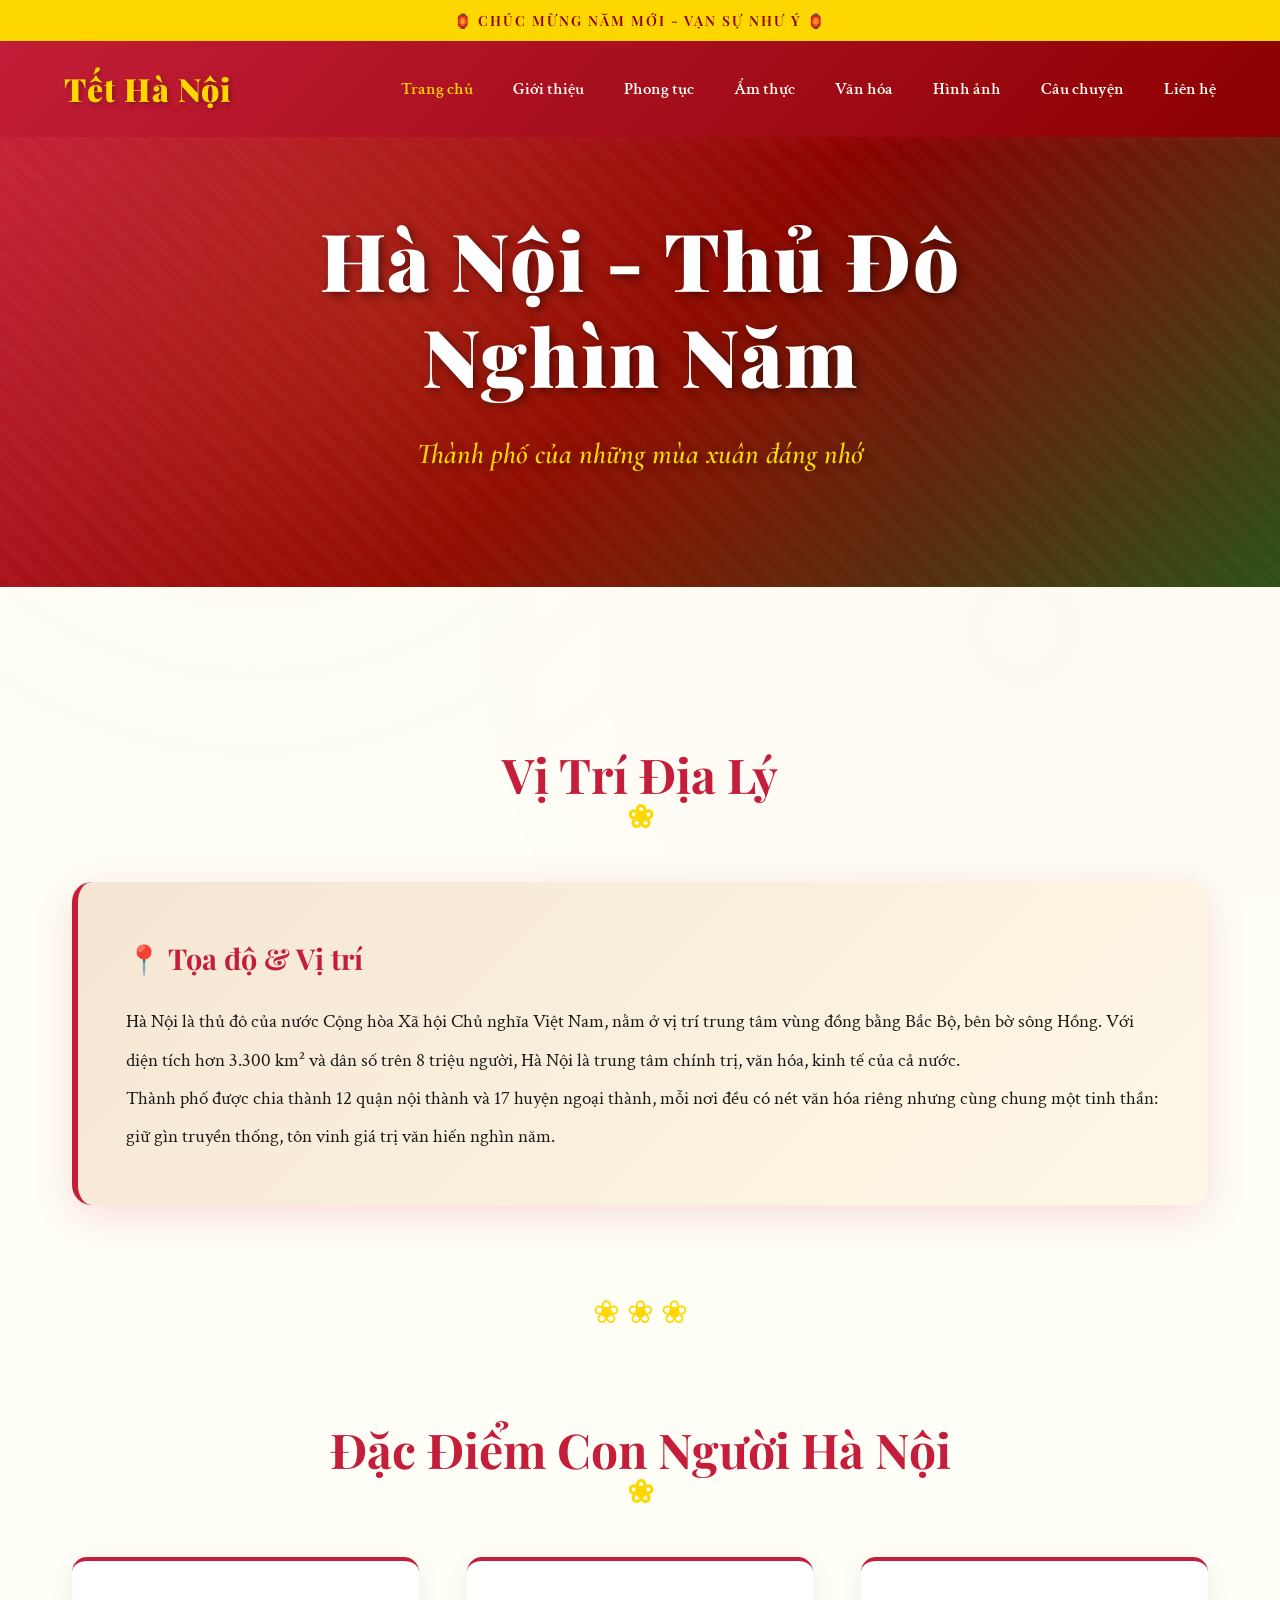
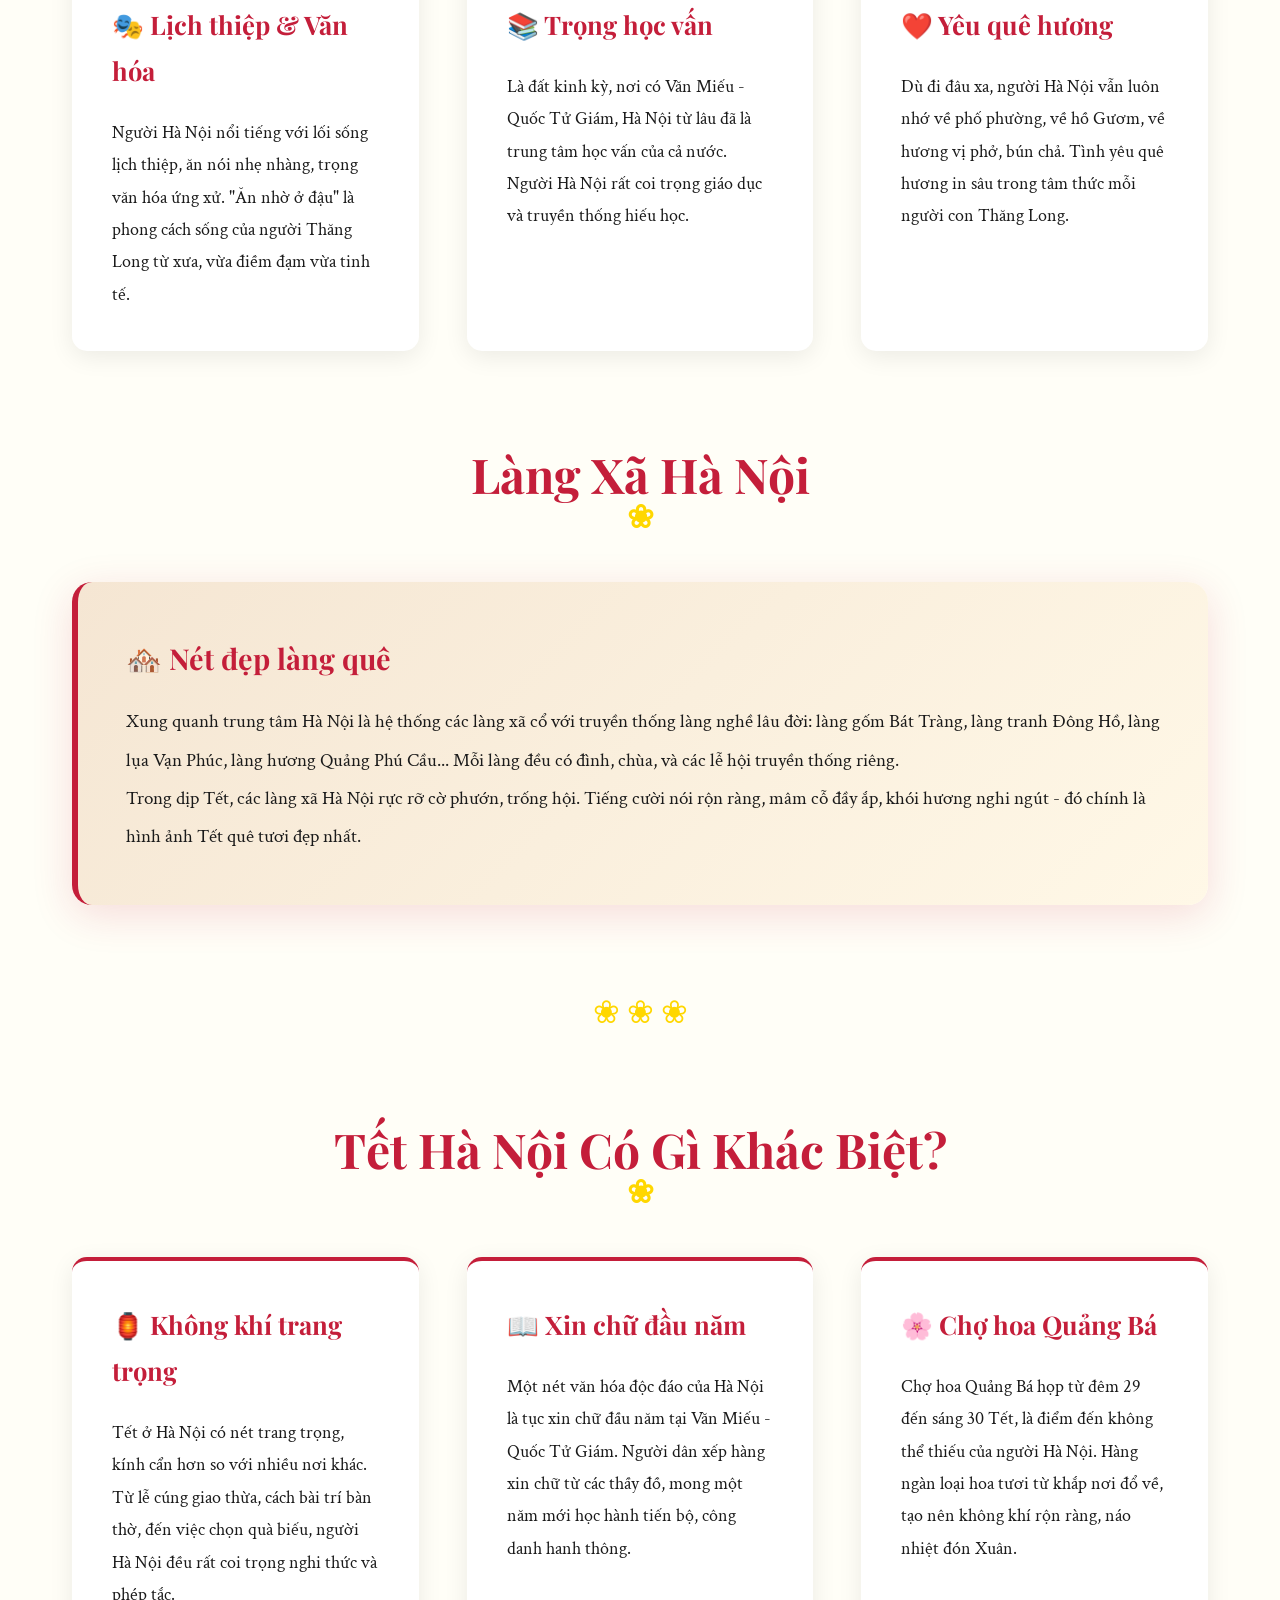
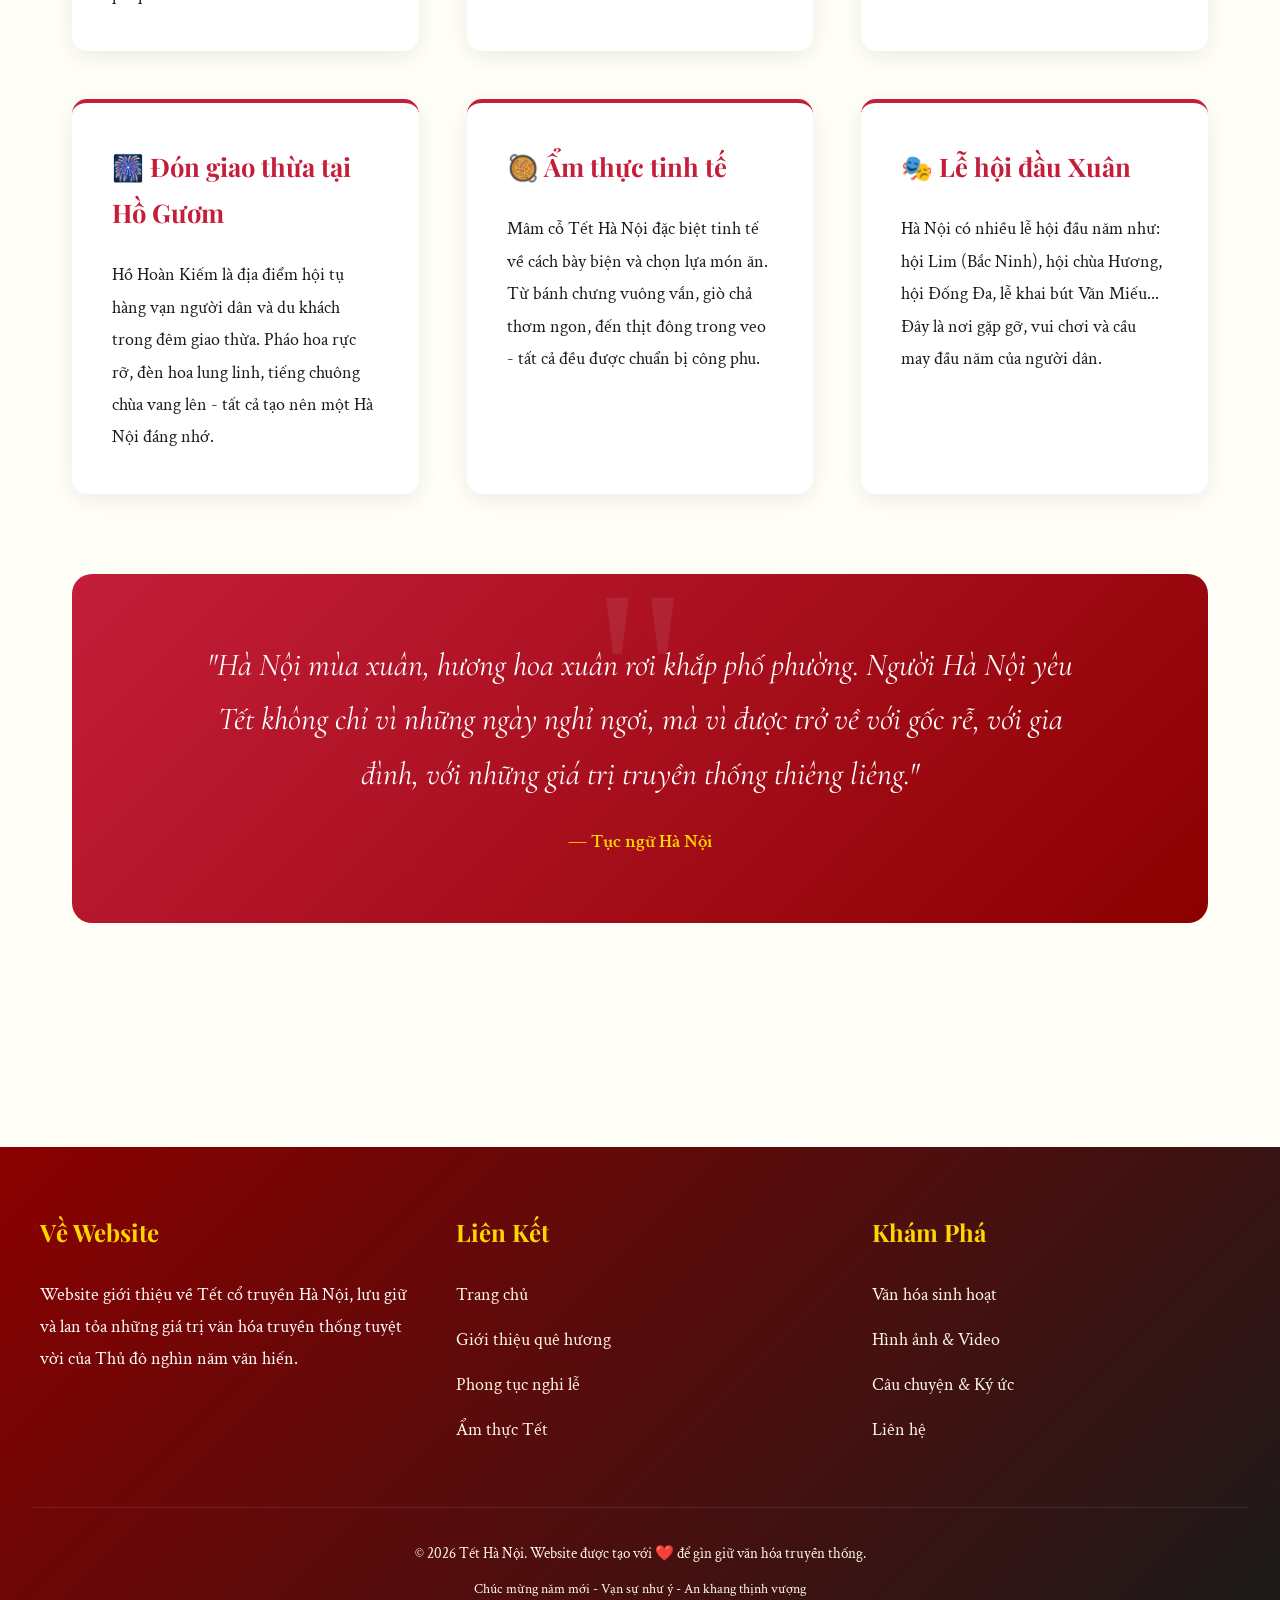
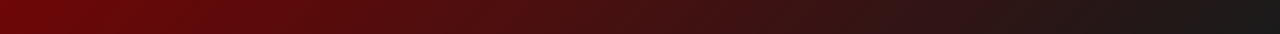
<file: gioi-thieu.html>
<!doctype html>
<html lang="vi">
  <head>
    <meta charset="UTF-8" />
    <meta name="viewport" content="width=device-width, initial-scale=1.0" />
    <title>Giới Thiệu Về Hà Nội - Tết Hà Nội</title>
    <link rel="stylesheet" href="styles.css" />
  </head>
  <body>
    <header>
      <div class="header-top">🏮 CHÚC MỪNG NĂM MỚI - VẠN SỰ NHƯ Ý 🏮</div>

      <nav class="navbar">
        <a href="index.html" class="logo">Tết Hà Nội</a>

        <!-- nút menu mobile -->
        <button class="menu-toggle" onclick="toggleMenu()">☰</button>

        <ul class="nav-links" id="navLinks">
          <li><a href="index.html" class="active">Trang chủ</a></li>
          <li><a href="gioi-thieu.html">Giới thiệu</a></li>
          <li><a href="phong-tuc.html">Phong tục</a></li>
          <li><a href="am-thuc.html">Ẩm thực</a></li>
          <li><a href="van-hoa.html">Văn hóa</a></li>
          <li><a href="hinh-anh.html">Hình ảnh</a></li>
          <li><a href="cau-chuyen.html">Câu chuyện</a></li>
          <li><a href="lien-he.html">Liên hệ</a></li>
        </ul>
      </nav>
    </header>

    <!-- Page Header -->
    <section class="hero-banner" style="height: 50vh">
      <div class="hero-content">
        <h1>Hà Nội - Thủ Đô Nghìn Năm</h1>
        <p class="subtitle">Thành phố của những mùa xuân đáng nhớ</p>
      </div>
    </section>

    <!-- Main Content -->
    <main>
      <div class="container">
        <section>
          <h2 class="section-title">Vị Trí Địa Lý</h2>
          <div class="intro-content">
            <h3>📍 Tọa độ & Vị trí</h3>
            <p>
              Hà Nội là thủ đô của nước Cộng hòa Xã hội Chủ nghĩa Việt Nam, nằm
              ở vị trí trung tâm vùng đồng bằng Bắc Bộ, bên bờ sông Hồng. Với
              diện tích hơn 3.300 km² và dân số trên 8 triệu người, Hà Nội là
              trung tâm chính trị, văn hóa, kinh tế của cả nước.
            </p>
            <p>
              Thành phố được chia thành 12 quận nội thành và 17 huyện ngoại
              thành, mỗi nơi đều có nét văn hóa riêng nhưng cùng chung một tinh
              thần: giữ gìn truyền thống, tôn vinh giá trị văn hiến nghìn năm.
            </p>
          </div>
        </section>

        <div class="decorative-divider">❀ ❀ ❀</div>

        <section>
          <h2 class="section-title">Đặc Điểm Con Người Hà Nội</h2>
          <div class="content-grid">
            <div class="content-box">
              <h3>🎭 Lịch thiệp & Văn hóa</h3>
              <p>
                Người Hà Nội nổi tiếng với lối sống lịch thiệp, ăn nói nhẹ
                nhàng, trọng văn hóa ứng xử. "Ăn nhờ ở đậu" là phong cách sống
                của người Thăng Long từ xưa, vừa điềm đạm vừa tinh tế.
              </p>
            </div>
            <div class="content-box">
              <h3>📚 Trọng học vấn</h3>
              <p>
                Là đất kinh kỳ, nơi có Văn Miếu - Quốc Tử Giám, Hà Nội từ lâu đã
                là trung tâm học vấn của cả nước. Người Hà Nội rất coi trọng
                giáo dục và truyền thống hiếu học.
              </p>
            </div>
            <div class="content-box">
              <h3>❤️ Yêu quê hương</h3>
              <p>
                Dù đi đâu xa, người Hà Nội vẫn luôn nhớ về phố phường, về hồ
                Gươm, về hương vị phở, bún chả. Tình yêu quê hương in sâu trong
                tâm thức mỗi người con Thăng Long.
              </p>
            </div>
          </div>
        </section>

        <section>
          <h2 class="section-title">Làng Xã Hà Nội</h2>
          <div class="intro-content">
            <h3>🏘️ Nét đẹp làng quê</h3>
            <p>
              Xung quanh trung tâm Hà Nội là hệ thống các làng xã cổ với truyền
              thống làng nghề lâu đời: làng gốm Bát Tràng, làng tranh Đông Hồ,
              làng lụa Vạn Phúc, làng hương Quảng Phú Cầu... Mỗi làng đều có
              đình, chùa, và các lễ hội truyền thống riêng.
            </p>
            <p>
              Trong dịp Tết, các làng xã Hà Nội rực rỡ cờ phướn, trống hội.
              Tiếng cười nói rộn ràng, mâm cỗ đầy ắp, khói hương nghi ngút - đó
              chính là hình ảnh Tết quê tươi đẹp nhất.
            </p>
          </div>
        </section>

        <div class="decorative-divider">❀ ❀ ❀</div>

        <section>
          <h2 class="section-title">Tết Hà Nội Có Gì Khác Biệt?</h2>
          <div class="content-grid">
            <div class="content-box">
              <h3>🏮 Không khí trang trọng</h3>
              <p>
                Tết ở Hà Nội có nét trang trọng, kính cẩn hơn so với nhiều nơi
                khác. Từ lễ cúng giao thừa, cách bài trí bàn thờ, đến việc chọn
                quà biếu, người Hà Nội đều rất coi trọng nghi thức và phép tắc.
              </p>
            </div>
            <div class="content-box">
              <h3>📖 Xin chữ đầu năm</h3>
              <p>
                Một nét văn hóa độc đáo của Hà Nội là tục xin chữ đầu năm tại
                Văn Miếu - Quốc Tử Giám. Người dân xếp hàng xin chữ từ các thầy
                đồ, mong một năm mới học hành tiến bộ, công danh hanh thông.
              </p>
            </div>
            <div class="content-box">
              <h3>🌸 Chợ hoa Quảng Bá</h3>
              <p>
                Chợ hoa Quảng Bá họp từ đêm 29 đến sáng 30 Tết, là điểm đến
                không thể thiếu của người Hà Nội. Hàng ngàn loại hoa tươi từ
                khắp nơi đổ về, tạo nên không khí rộn ràng, náo nhiệt đón Xuân.
              </p>
            </div>
            <div class="content-box">
              <h3>🎆 Đón giao thừa tại Hồ Gươm</h3>
              <p>
                Hồ Hoàn Kiếm là địa điểm hội tụ hàng vạn người dân và du khách
                trong đêm giao thừa. Pháo hoa rực rỡ, đèn hoa lung linh, tiếng
                chuông chùa vang lên - tất cả tạo nên một Hà Nội đáng nhớ.
              </p>
            </div>
            <div class="content-box">
              <h3>🥘 Ẩm thực tinh tế</h3>
              <p>
                Mâm cỗ Tết Hà Nội đặc biệt tinh tế về cách bày biện và chọn lựa
                món ăn. Từ bánh chưng vuông vắn, giò chả thơm ngon, đến thịt
                đông trong veo - tất cả đều được chuẩn bị công phu.
              </p>
            </div>
            <div class="content-box">
              <h3>🎭 Lễ hội đầu Xuân</h3>
              <p>
                Hà Nội có nhiều lễ hội đầu năm như: hội Lim (Bắc Ninh), hội chùa
                Hương, hội Đống Đa, lễ khai bút Văn Miếu... Đây là nơi gặp gỡ,
                vui chơi và cầu may đầu năm của người dân.
              </p>
            </div>
          </div>
        </section>

        <section class="quote-section">
          <blockquote>
            "Hà Nội mùa xuân, hương hoa xuân rơi khắp phố phường. Người Hà Nội
            yêu Tết không chỉ vì những ngày nghỉ ngơi, mà vì được trở về với gốc
            rễ, với gia đình, với những giá trị truyền thống thiêng liêng."
          </blockquote>
          <cite>— Tục ngữ Hà Nội</cite>
        </section>
      </div>
    </main>

    <!-- Footer -->
    <footer>
      <div class="footer-content">
        <div class="footer-section">
          <h3>Về Website</h3>
          <p>
            Website giới thiệu về Tết cổ truyền Hà Nội, lưu giữ và lan tỏa những
            giá trị văn hóa truyền thống tuyệt vời của Thủ đô nghìn năm văn
            hiến.
          </p>
        </div>
        <div class="footer-section">
          <h3>Liên Kết</h3>
          <ul>
            <li><a href="index.html">Trang chủ</a></li>
            <li><a href="gioi-thieu.html">Giới thiệu quê hương</a></li>
            <li><a href="phong-tuc.html">Phong tục nghi lễ</a></li>
            <li><a href="am-thuc.html">Ẩm thực Tết</a></li>
          </ul>
        </div>
        <div class="footer-section">
          <h3>Khám Phá</h3>
          <ul>
            <li><a href="van-hoa.html">Văn hóa sinh hoạt</a></li>
            <li><a href="hinh-anh.html">Hình ảnh & Video</a></li>
            <li><a href="cau-chuyen.html">Câu chuyện & Ký ức</a></li>
            <li><a href="lien-he.html">Liên hệ</a></li>
          </ul>
        </div>
      </div>
      <div class="footer-bottom">
        <p>
          &copy; 2026 Tết Hà Nội. Website được tạo với ❤️ để gìn giữ văn hóa
          truyền thống.
        </p>
        <p style="margin-top: 0.5rem; font-size: 0.9rem">
          Chúc mừng năm mới - Vạn sự như ý - An khang thịnh vượng
        </p>
      </div>
    </footer>
    <script>
      const menuBtn = document.querySelector(".menu-toggle");
      const navLinks = document.getElementById("navLinks");

      menuBtn.addEventListener("click", () => {
        navLinks.classList.toggle("show");
      });

      document.querySelectorAll(".nav-links a").forEach((link) => {
        link.addEventListener("click", () => {
          navLinks.classList.remove("show");
        });
      });
    </script>
  </body>
</html>
</file>
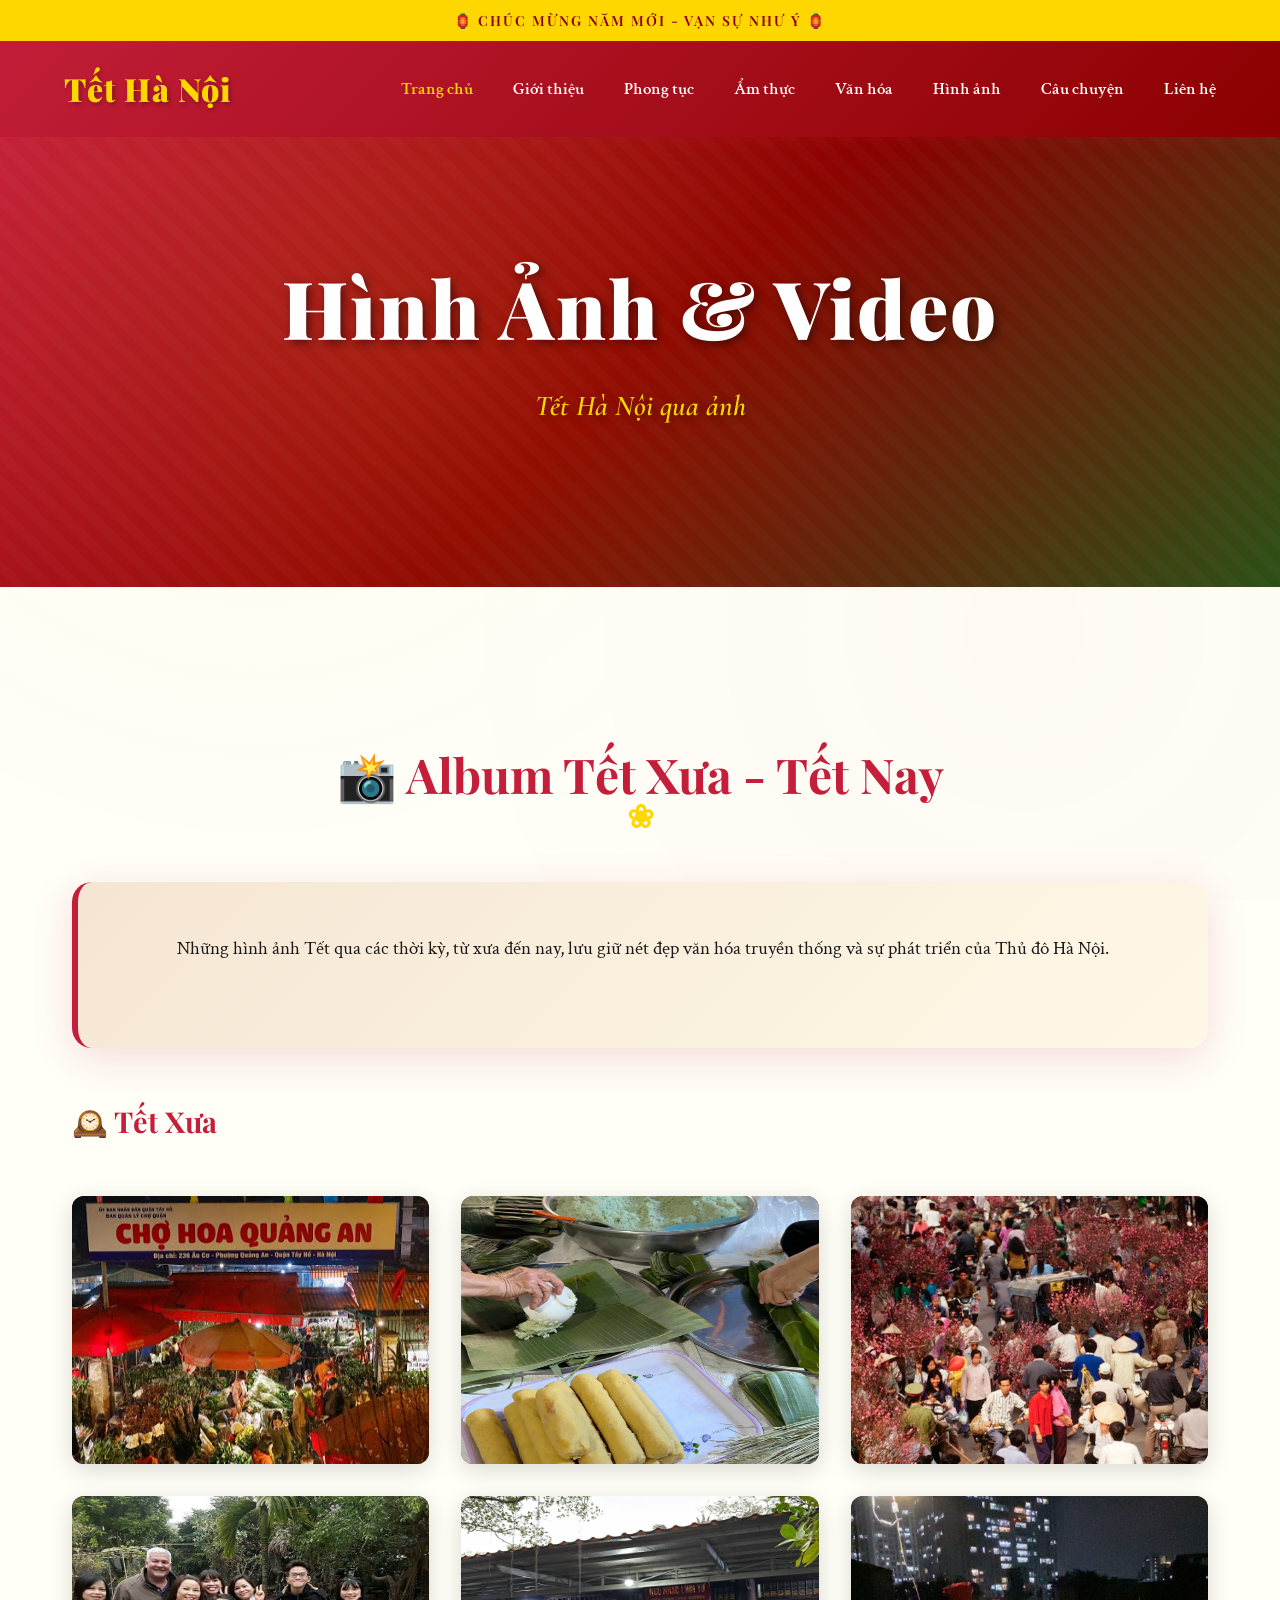
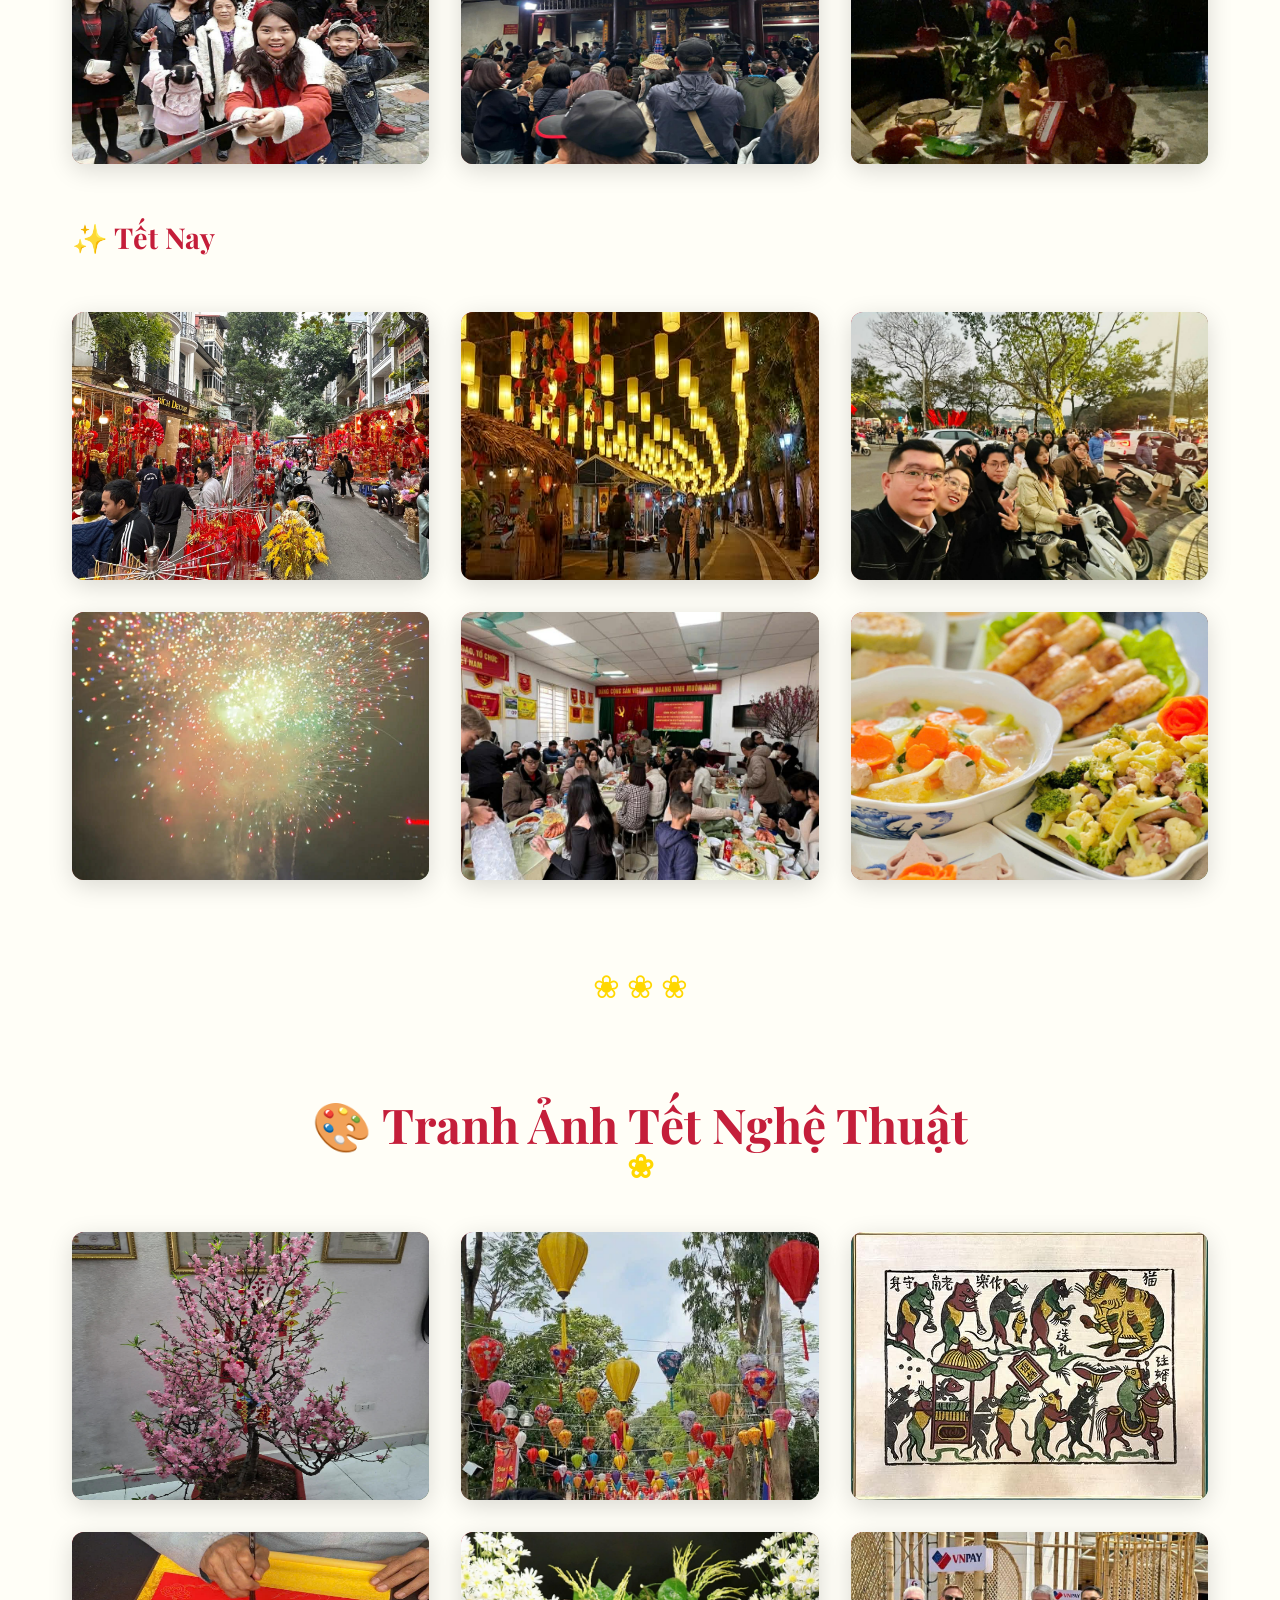
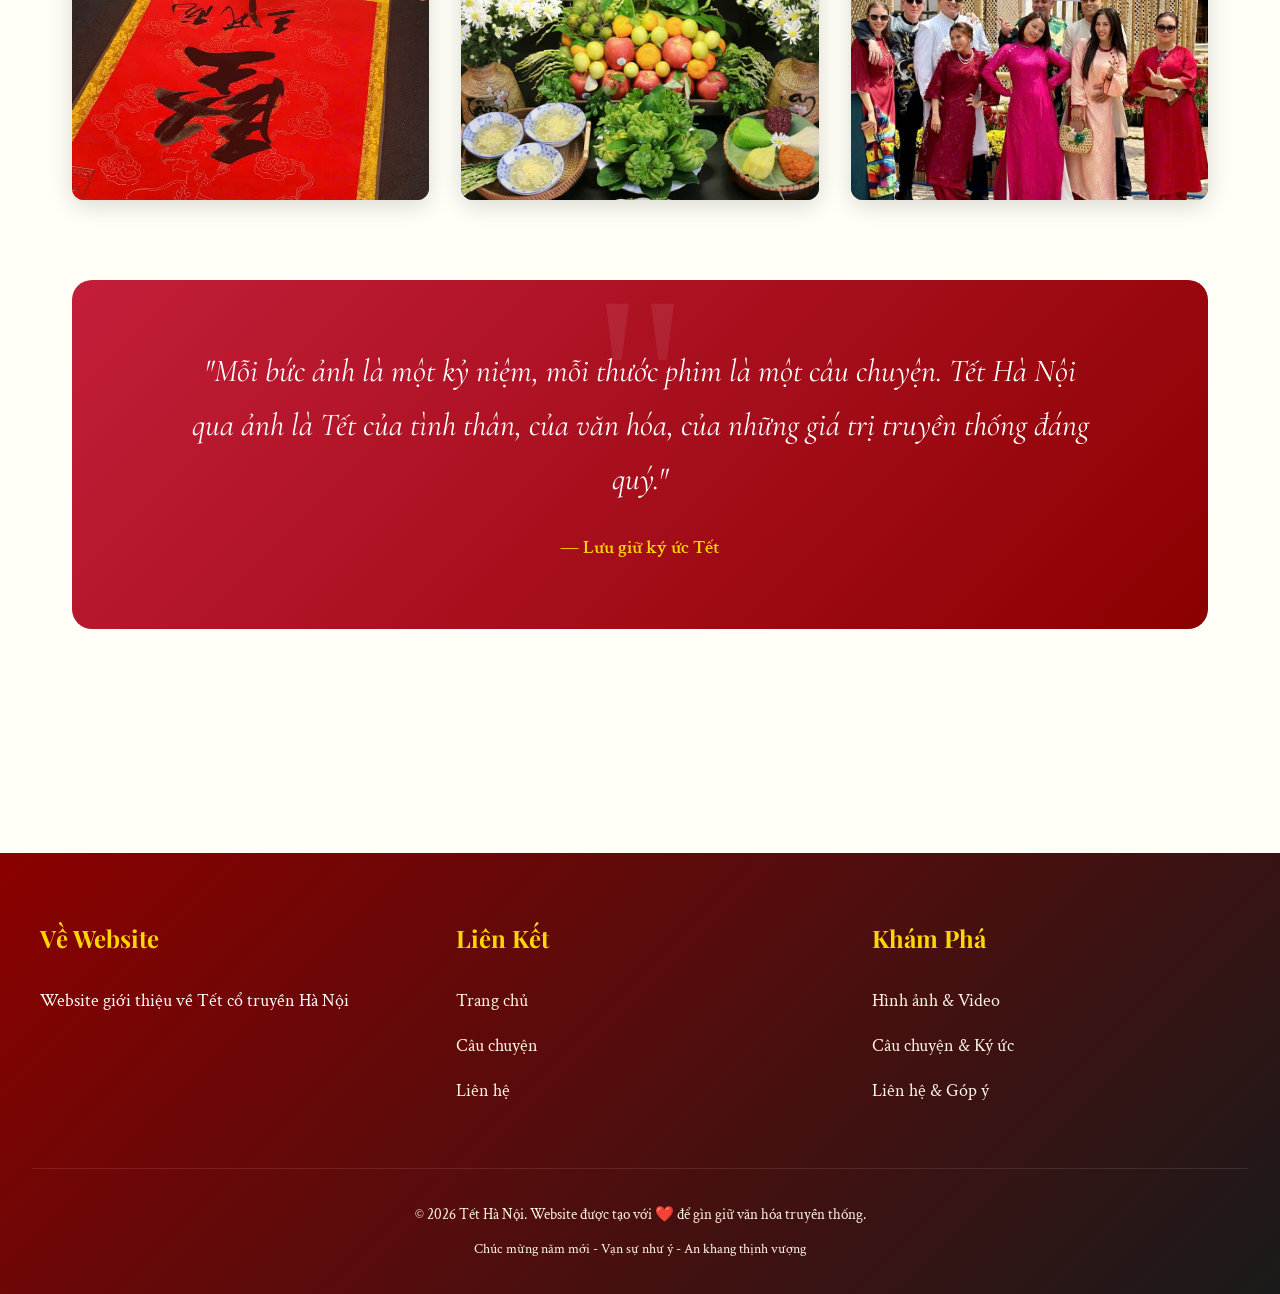
<file: hinh-anh.html>
<!doctype html>
<html lang="vi">
  <head>
    <meta charset="UTF-8" />
    <meta name="viewport" content="width=device-width, initial-scale=1.0" />
    <title>Hình Ảnh & Video Tết - Tết Hà Nội</title>
    <link rel="stylesheet" href="styles.css" />
  </head>
  <body>
    <header>
      <div class="header-top">🏮 CHÚC MỪNG NĂM MỚI - VẠN SỰ NHƯ Ý 🏮</div>

      <nav class="navbar">
        <a href="index.html" class="logo">Tết Hà Nội</a>

        <!-- nút menu mobile -->
        <button class="menu-toggle" onclick="toggleMenu()">☰</button>

        <ul class="nav-links" id="navLinks">
          <li><a href="index.html" class="active">Trang chủ</a></li>
          <li><a href="gioi-thieu.html">Giới thiệu</a></li>
          <li><a href="phong-tuc.html">Phong tục</a></li>
          <li><a href="am-thuc.html">Ẩm thực</a></li>
          <li><a href="van-hoa.html">Văn hóa</a></li>
          <li><a href="hinh-anh.html">Hình ảnh</a></li>
          <li><a href="cau-chuyen.html">Câu chuyện</a></li>
          <li><a href="lien-he.html">Liên hệ</a></li>
        </ul>
      </nav>
    </header>

    <section class="hero-banner" style="height: 50vh">
      <div class="hero-content">
        <h1>Hình Ảnh & Video</h1>
        <p class="subtitle">Tết Hà Nội qua ảnh</p>
      </div>
    </section>

    <main>
      <div class="container">
        <section>
          <h2 class="section-title">📸 Album Tết Xưa - Tết Nay</h2>

          <div class="intro-content">
            <p style="text-align: center; margin-bottom: 2rem">
              Những hình ảnh Tết qua các thời kỳ, từ xưa đến nay, lưu giữ nét
              đẹp văn hóa truyền thống và sự phát triển của Thủ đô Hà Nội.
            </p>
          </div>

          <h3
            style="
              font-family: var(--font-display);
              font-size: 1.8rem;
              color: var(--tet-red);
              margin: 3rem 0 2rem;
            "
          >
            🕰️ Tết Xưa
          </h3>
          <div class="photo-gallery">
            <div
              class="gallery-item"
              data-caption="Chợ hoa năm xưa - Hà Nội 1980"
            >
              <img
                class="image-box"
                src="image/chohoaquangan.png"
                alt="chợ hoa Hà Nội"
              />
            </div>
            <div
              class="gallery-item"
              data-caption="Gói bánh chưng truyền thống"
            >
              <img
                class="image-box"
                style="height: 100%"
                src="image/goibanhchung.jpg"
                alt="gói bánh chưng ngày Tết"
              />
            </div>
            <div class="gallery-item" data-caption="Phố cổ Hà Nội thập niên 90">
              <img
                class="image-box"
                style="height: 100%"
                src="image/phocothapnien90.webp"
                alt="ảnh phố cổ năm 90"
              />
            </div>
            <div
              class="gallery-item"
              data-caption="Gia đình sum họp ngày Tết xưa"
            >
              <img
                class="image-box"
                style="height: 100%"
                src="image/giadinhsumhop.jpg"
                alt="ảnh gia đình sum họp ngày Tết"
              />
            </div>
            <div class="gallery-item" data-caption="Đi Chùa mùng 1 Tết">
              <img
                class="image-box"
                src="image/dichuamung1.jpg"
                alt="ảnh mọi người đi chùa mùng 1 Tết"
              />
            </div>
            <div class="gallery-item" data-caption="Cúng giao Thừa">
              <img
                class="image-box"
                src="image/cunggiaothuanhabangoai.jpg"
                alt="ảnh cúng giao thừa"
              />
            </div>
          </div>

          <h3
            style="
              font-family: var(--font-display);
              font-size: 1.8rem;
              color: var(--tet-red);
              margin: 3rem 0 2rem;
            "
          >
            ✨ Tết Nay
          </h3>
          <div class="photo-gallery">
            <div class="gallery-item" data-caption="Phố Hàng Mã những ngày Tết">
              <img
                class="image-box"
                src="image/phohangmatet.webp"
                alt="ảnh phố Hàng Mã"
              />
            </div>
            <div class="gallery-item" data-caption="Phố đèn lồng Phùng Hưng">
              <img
                class="image-box"
                src="image/phodenlongphunghung.jpg"
                alt="ảnh phố đèn lồng Phùng Hưng"
              />
            </div>
            <div class="gallery-item" data-caption="Hồ Hoàn Kiếm Tết">
              <img
                class="image-box"
                style="height: 100%"
                src="image/hoakiemm2tet.jpg"
                alt="ảnh hồ Hoàn Kiếm mùng 2 Tết"
              />
            </div>
            <div class="gallery-item" data-caption="Pháo hoa đêm giao thừa">
              <img
                class="image-box"
                src="image/phaohoatetmung1.jpg"
                alt="ảnh pháo hoa đêm giao thừa"
              />
            </div>
            <div
              class="gallery-item"
              data-caption="Gia đình sum họp ngày Tết nay"
            >
              <img
                class="image-box"
                src="image/giadinhsumhoptettnay.jpg"
                alt="ảnh gia đình sum họp ngày Tết"
              />
            </div>
            <div class="gallery-item" data-caption="Mâm cỗ Tết cúng giao thừa">
              <img
                class="image-box"
                style="border: 20px; width: 100%"
                src="image/mamcotethn.jpg"
                alt="ảnh mâm cỗ Tết Hà Nội"
              />
            </div>
          </div>
        </section>

        <div class="decorative-divider">❀ ❀ ❀</div>

        <section>
          <h2 class="section-title">🎨 Tranh Ảnh Tết Nghệ Thuật</h2>
          <div class="photo-gallery">
            <div class="gallery-item" data-caption="Cành đào Tết rực rỡ">
              <img
                class="image-box"
                style="height: 100%"
                src="image/canhdaotetcxb.jpg"
                alt="ảnh cành đào Tết"
              />
            </div>
            <div
              class="gallery-item"
              data-caption="Lồng đèn đền voi phục Hà Nội"
            >
              <img
                class="image-box"
                src="image/denvoiphuchn.jpg"
                alt="ảnh lồng đèn đền voi phục Hà Nội"
              />
            </div>
            <div
              class="gallery-item"
              data-caption="Tranh Đông Hồ - Đám cưới chuột"
            >
              <img
                class="image-box"
                src="image/tranhdongho.jpg"
                alt="tranh đám cưới chuột"
              />
            </div>
            <div class="gallery-item" data-caption="Xin chữ thư pháp">
              <img
                class="image-box"
                style="height: 100%"
                src="image/xinchudaunam.jpg"
                alt="ảnh xin chữ đầu năm"
              />
            </div>
            <div class="gallery-item" data-caption="Mâm ngũ quả Tết">
              <img
                class="image-box"
                style="height: 100%"
                src="image/mamnguqua.jpg"
                alt="ảnh mâm ngũ quả"
              />
            </div>
            <div class="gallery-item" data-caption="Áo dài ngày Tết">
              <img
                class="image-box"
                src="image/aodaingaytet.jpg"
                alt="ảnh áo dài ngày Tết"
              />
            </div>
          </div>
        </section>

        <section class="quote-section">
          <blockquote>
            "Mỗi bức ảnh là một kỷ niệm, mỗi thước phim là một câu chuyện. Tết
            Hà Nội qua ảnh là Tết của tình thân, của văn hóa, của những giá trị
            truyền thống đáng quý."
          </blockquote>
          <cite>— Lưu giữ ký ức Tết</cite>
        </section>
      </div>
    </main>

    <footer>
      <div class="footer-content">
        <div class="footer-section">
          <h3>Về Website</h3>
          <p>Website giới thiệu về Tết cổ truyền Hà Nội</p>
        </div>
        <div class="footer-section">
          <h3>Liên Kết</h3>
          <ul>
            <li><a href="index.html">Trang chủ</a></li>
            <li><a href="cau-chuyen.html">Câu chuyện</a></li>
            <li><a href="lien-he.html">Liên hệ</a></li>
          </ul>
        </div>
        <div class="footer-section">
          <h3>Khám Phá</h3>
          <ul>
            <li><a href="hinh-anh.html">Hình ảnh & Video</a></li>
            <li><a href="cau-chuyen.html">Câu chuyện & Ký ức</a></li>
            <li><a href="lien-he.html">Liên hệ & Góp ý</a></li>
          </ul>
        </div>
      </div>
      <div class="footer-bottom">
        <p>
          &copy; 2026 Tết Hà Nội. Website được tạo với ❤️ để gìn giữ văn hóa
          truyền thống.
        </p>
        <p style="margin-top: 0.5rem; font-size: 0.9rem">
          Chúc mừng năm mới - Vạn sự như ý - An khang thịnh vượng
        </p>
      </div>
    </footer>
    <script>
      const menuBtn = document.querySelector(".menu-toggle");
      const navLinks = document.getElementById("navLinks");

      menuBtn.addEventListener("click", () => {
        navLinks.classList.toggle("show");
      });

      document.querySelectorAll(".nav-links a").forEach((link) => {
        link.addEventListener("click", () => {
          navLinks.classList.remove("show");
        });
      });
    </script>
  </body>
</html>
</file>
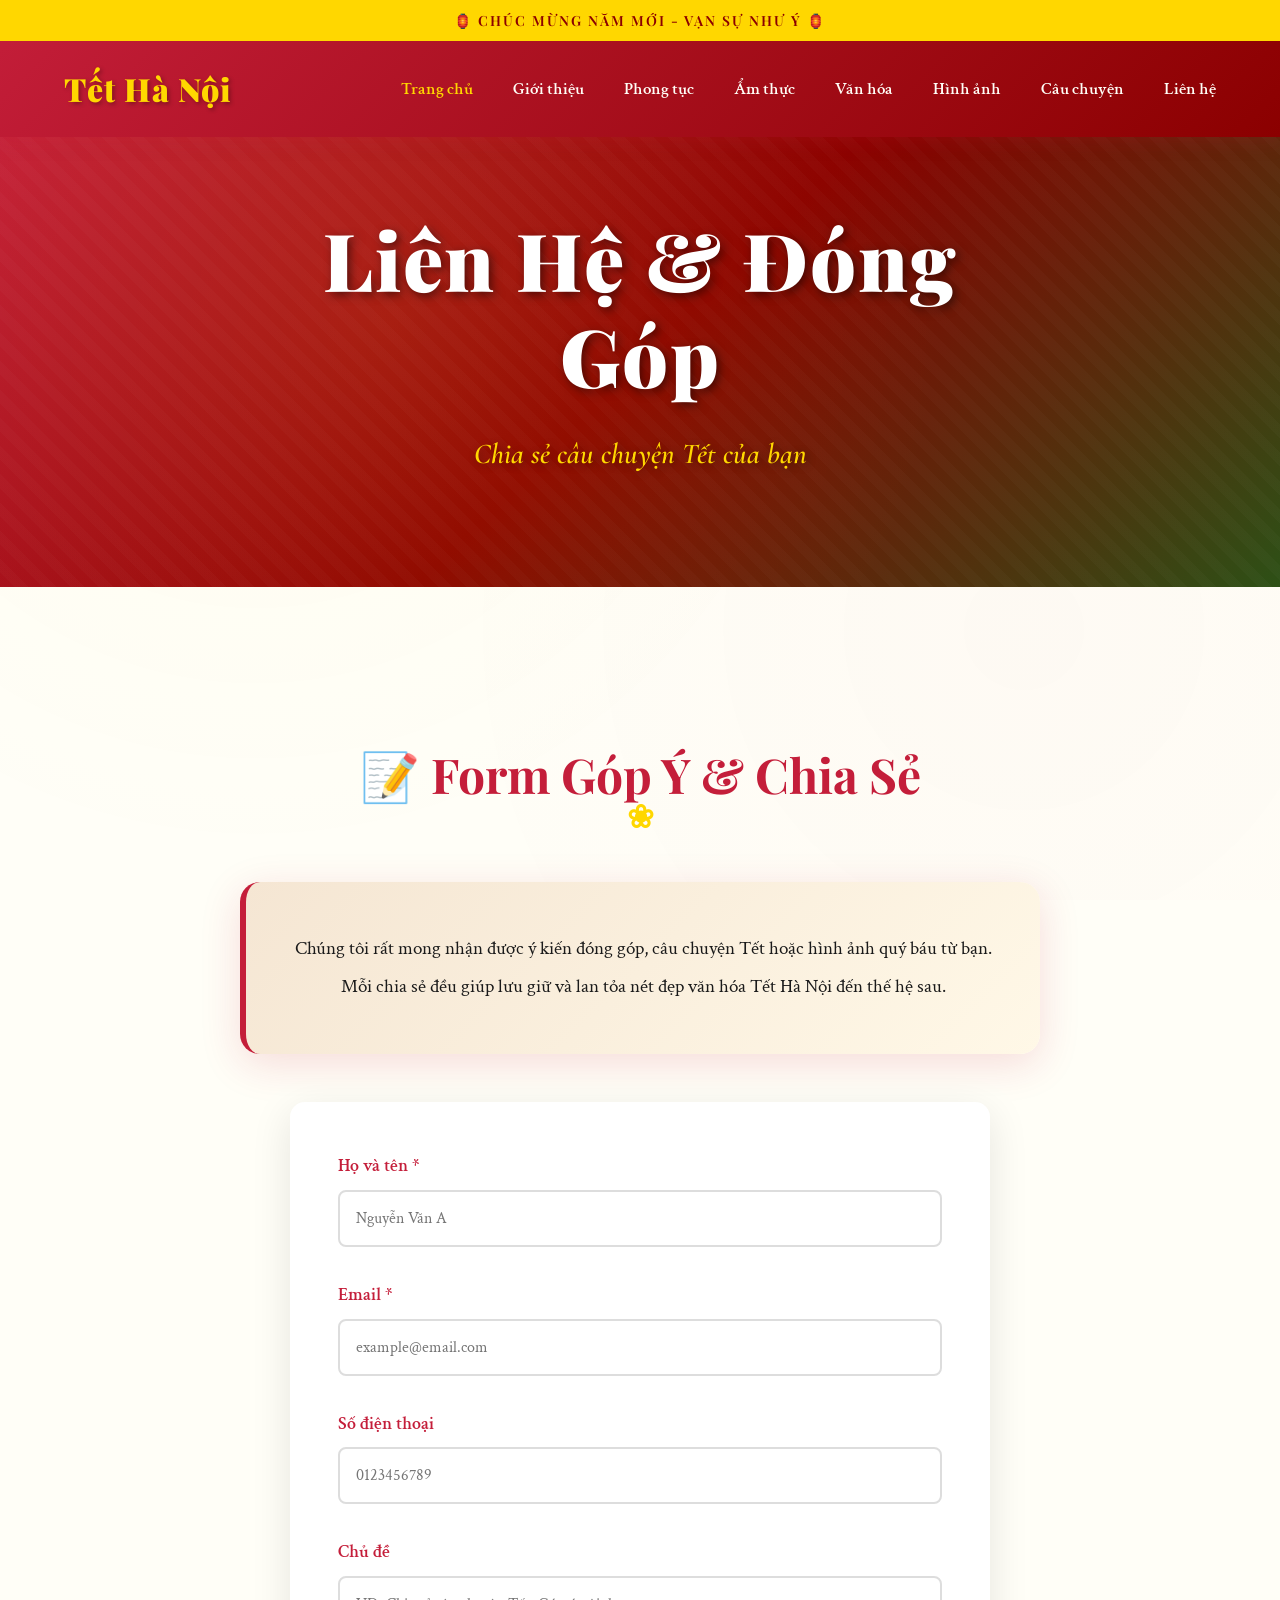
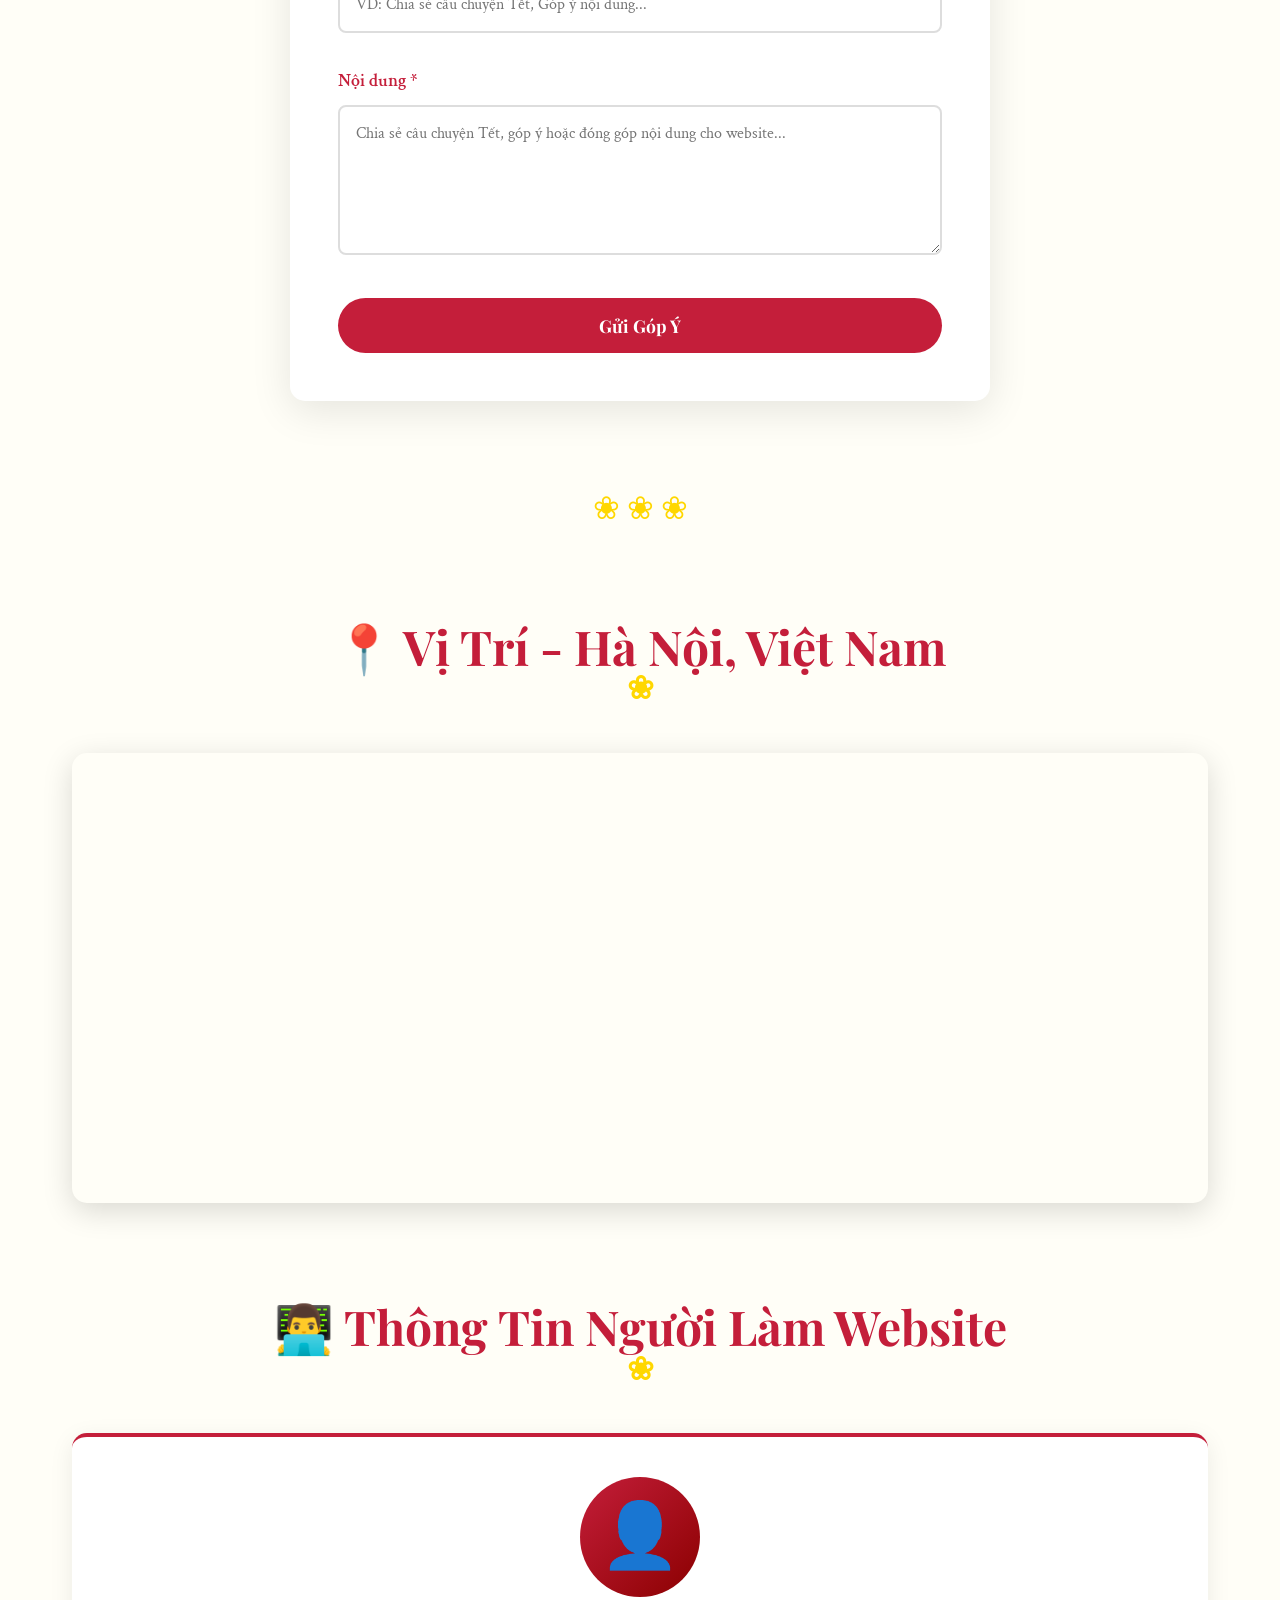
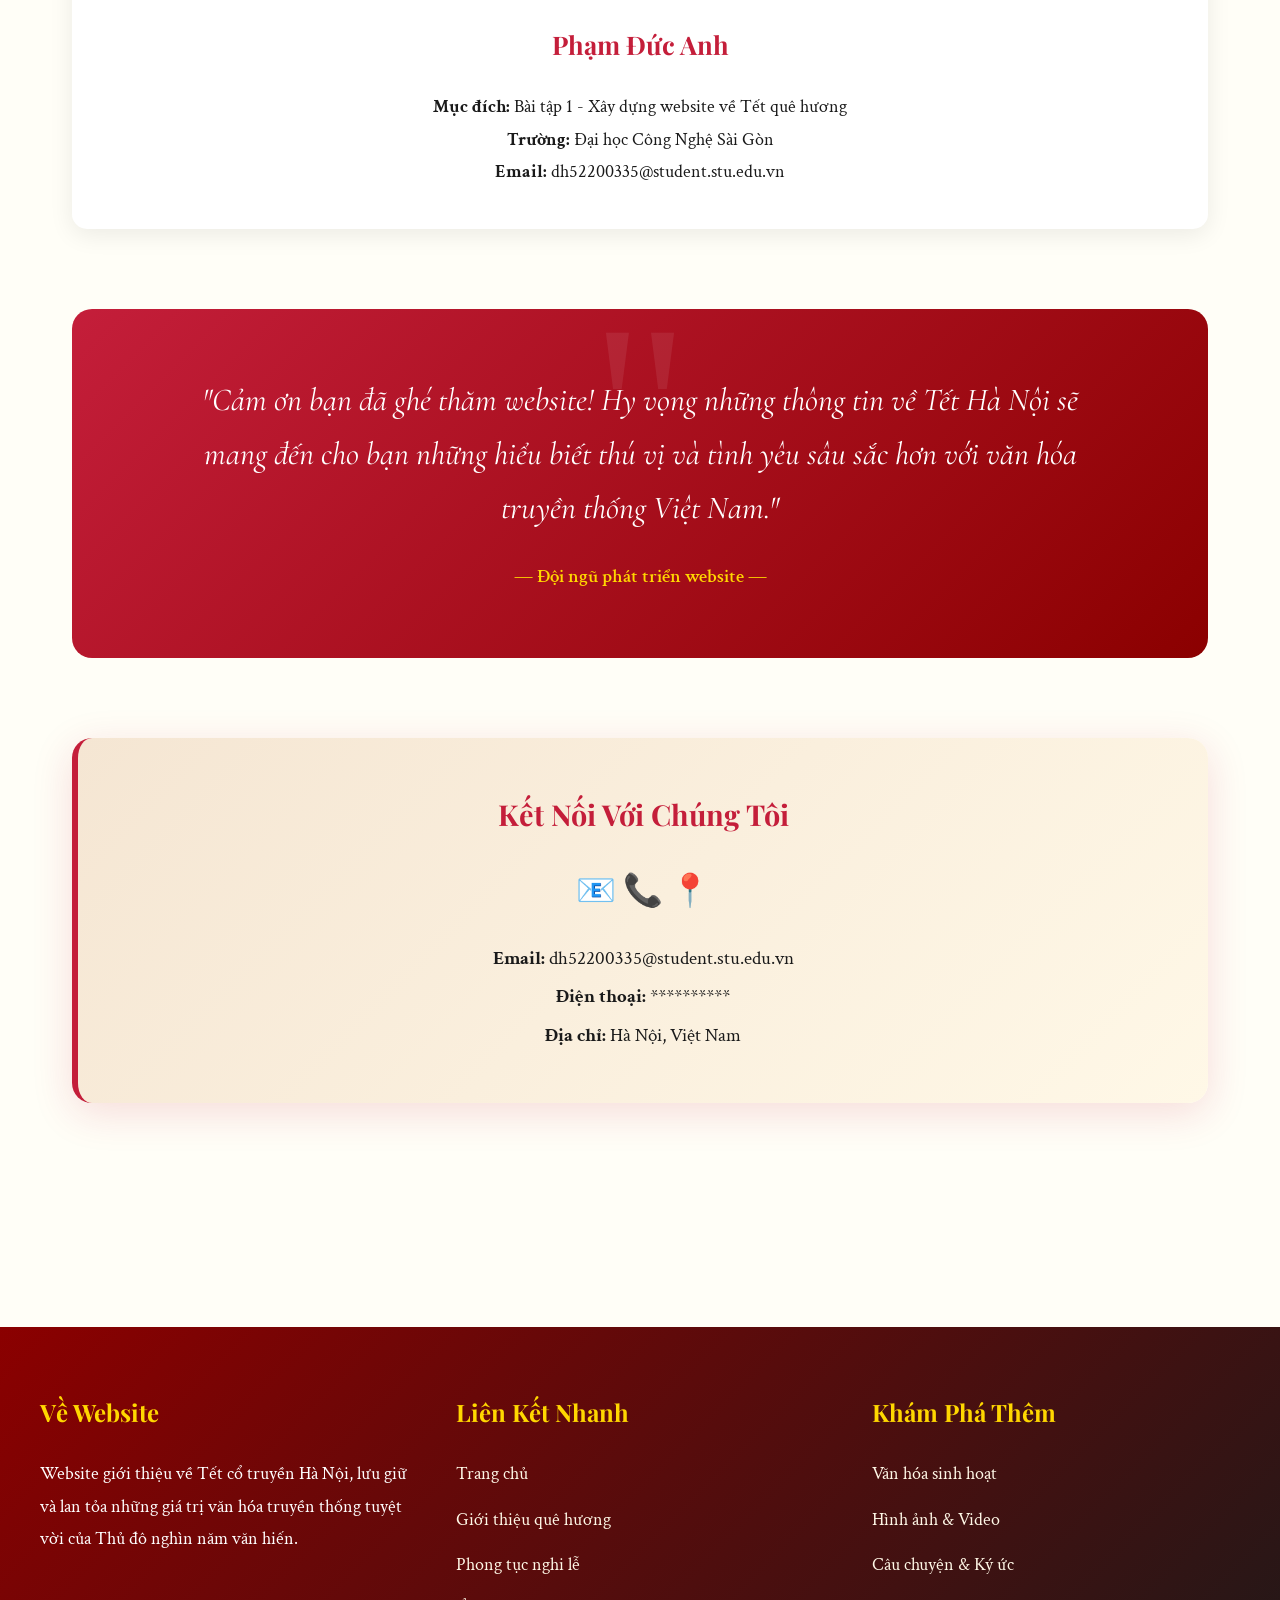
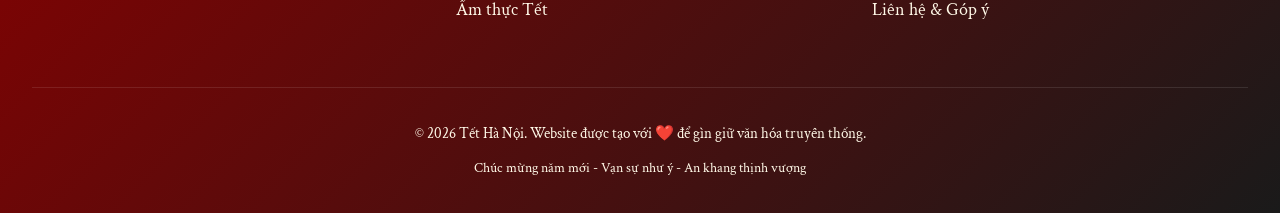
<file: lien-he.html>
<!doctype html>
<html lang="vi">
  <head>
    <meta charset="UTF-8" />
    <meta name="viewport" content="width=device-width, initial-scale=1.0" />
    <title>Liên Hệ & Đóng Góp - Tết Hà Nội</title>
    <link rel="stylesheet" href="styles.css" />
  </head>
  <body>
    <header>
      <div class="header-top">🏮 CHÚC MỪNG NĂM MỚI - VẠN SỰ NHƯ Ý 🏮</div>

      <nav class="navbar">
        <a href="index.html" class="logo">Tết Hà Nội</a>

        <!-- nút menu mobile -->
        <button class="menu-toggle" onclick="toggleMenu()">☰</button>

        <ul class="nav-links" id="navLinks">
          <li><a href="index.html" class="active">Trang chủ</a></li>
          <li><a href="gioi-thieu.html">Giới thiệu</a></li>
          <li><a href="phong-tuc.html">Phong tục</a></li>
          <li><a href="am-thuc.html">Ẩm thực</a></li>
          <li><a href="van-hoa.html">Văn hóa</a></li>
          <li><a href="hinh-anh.html">Hình ảnh</a></li>
          <li><a href="cau-chuyen.html">Câu chuyện</a></li>
          <li><a href="lien-he.html">Liên hệ</a></li>
        </ul>
      </nav>
    </header>

    <section class="hero-banner" style="height: 50vh">
      <div class="hero-content">
        <h1>Liên Hệ & Đóng Góp</h1>
        <p class="subtitle">Chia sẻ câu chuyện Tết của bạn</p>
      </div>
    </section>

    <main>
      <div class="container">
        <section>
          <h2 class="section-title">📝 Form Góp Ý & Chia Sẻ</h2>

          <div
            class="intro-content"
            style="text-align: center; max-width: 800px; margin: 0 auto 3rem"
          >
            <p>
              Chúng tôi rất mong nhận được ý kiến đóng góp, câu chuyện Tết hoặc
              hình ảnh quý báu từ bạn. Mỗi chia sẻ đều giúp lưu giữ và lan tỏa
              nét đẹp văn hóa Tết Hà Nội đến thế hệ sau.
            </p>
          </div>

          <form class="contact-form">
            <div class="form-group">
              <label for="name">Họ và tên *</label>
              <input
                type="text"
                id="name"
                name="name"
                required
                placeholder="Nguyễn Văn A"
              />
            </div>

            <div class="form-group">
              <label for="email">Email *</label>
              <input
                type="email"
                id="email"
                name="email"
                required
                placeholder="example@email.com"
              />
            </div>

            <div class="form-group">
              <label for="phone">Số điện thoại</label>
              <input
                type="tel"
                id="phone"
                name="phone"
                placeholder="0123456789"
              />
            </div>

            <div class="form-group">
              <label for="subject">Chủ đề</label>
              <input
                type="text"
                id="subject"
                name="subject"
                placeholder="VD: Chia sẻ câu chuyện Tết, Góp ý nội dung..."
              />
            </div>

            <div class="form-group">
              <label for="message">Nội dung *</label>
              <textarea
                id="message"
                name="message"
                required
                placeholder="Chia sẻ câu chuyện Tết, góp ý hoặc đóng góp nội dung cho website..."
              ></textarea>
            </div>

            <button type="submit" class="submit-button">Gửi Góp Ý</button>
          </form>
        </section>

        <div class="decorative-divider">❀ ❀ ❀</div>

        <section>
          <h2 class="section-title">📍 Vị Trí - Hà Nội, Việt Nam</h2>

          <div class="map-container">
            <iframe
              src="https://www.google.com/maps/embed?pb=!1m18!1m12!1m3!1d59587.94171871889!2d105.80493957910156!3d21.028511000000008!2m3!1f0!2f0!3f0!3m2!1i1024!2i768!4f13.1!3m3!1m2!1s0x3135ab9bd9861ca1%3A0xe7887f7b72ca17a9!2sHanoi%2C%20Vietnam!5e0!3m2!1sen!2s!4v1234567890123!5m2!1sen!2s"
              allowfullscreen=""
              loading="lazy"
            >
            </iframe>
          </div>
        </section>

        <section>
          <h2 class="section-title">👨‍💻 Thông Tin Người Làm Website</h2>

          <div class="content-grid">
            <div class="content-box" style="text-align: center">
              <div
                style="
                  background: linear-gradient(135deg, #c41e3a, #8b0000);
                  width: 120px;
                  height: 120px;
                  border-radius: 50%;
                  margin: 0 auto 1.5rem;
                  display: flex;
                  align-items: center;
                  justify-content: center;
                "
              >
                <span style="font-size: 4rem; color: white">👤</span>
              </div>
              <h3>Phạm Đức Anh</h3>
              <p>
                <strong>Mục đích:</strong> Bài tập 1 - Xây dựng website về Tết
                quê hương
              </p>
              <p><strong>Trường:</strong> Đại học Công Nghệ Sài Gòn</p>
              <p><strong>Email:</strong> dh52200335@student.stu.edu.vn</p>
            </div>
          </div>
        </section>

        <section class="quote-section">
          <blockquote>
            "Cảm ơn bạn đã ghé thăm website! Hy vọng những thông tin về Tết Hà
            Nội sẽ mang đến cho bạn những hiểu biết thú vị và tình yêu sâu sắc
            hơn với văn hóa truyền thống Việt Nam."
          </blockquote>
          <cite>— Đội ngũ phát triển website —</cite>
        </section>

        <section>
          <div class="intro-content" style="text-align: center">
            <h3 style="color: var(--tet-red); margin-bottom: 1rem">
              Kết Nối Với Chúng Tôi
            </h3>
            <p style="font-size: 2rem; margin: 1rem 0">📧 📞 📍</p>
            <p>
              <strong>Email:</strong> dh52200335@student.stu.edu.vn<br />
              <strong>Điện thoại:</strong> **********<br />
              <strong>Địa chỉ:</strong> Hà Nội, Việt Nam
            </p>
          </div>
        </section>
      </div>
    </main>

    <footer>
      <div class="footer-content">
        <div class="footer-section">
          <h3>Về Website</h3>
          <p>
            Website giới thiệu về Tết cổ truyền Hà Nội, lưu giữ và lan tỏa những
            giá trị văn hóa truyền thống tuyệt vời của Thủ đô nghìn năm văn
            hiến.
          </p>
        </div>
        <div class="footer-section">
          <h3>Liên Kết Nhanh</h3>
          <ul>
            <li><a href="index.html">Trang chủ</a></li>
            <li><a href="gioi-thieu.html">Giới thiệu quê hương</a></li>
            <li><a href="phong-tuc.html">Phong tục nghi lễ</a></li>
            <li><a href="am-thuc.html">Ẩm thực Tết</a></li>
          </ul>
        </div>
        <div class="footer-section">
          <h3>Khám Phá Thêm</h3>
          <ul>
            <li><a href="van-hoa.html">Văn hóa sinh hoạt</a></li>
            <li><a href="hinh-anh.html">Hình ảnh & Video</a></li>
            <li><a href="cau-chuyen.html">Câu chuyện & Ký ức</a></li>
            <li><a href="lien-he.html">Liên hệ & Góp ý</a></li>
          </ul>
        </div>
      </div>
      <div class="footer-bottom">
        <p>
          &copy; 2026 Tết Hà Nội. Website được tạo với ❤️ để gìn giữ văn hóa
          truyền thống.
        </p>
        <p style="margin-top: 0.5rem; font-size: 0.9rem">
          Chúc mừng năm mới - Vạn sự như ý - An khang thịnh vượng
        </p>
      </div>
    </footer>
    <script>
      const menuBtn = document.querySelector(".menu-toggle");
      const navLinks = document.getElementById("navLinks");

      menuBtn.addEventListener("click", () => {
        navLinks.classList.toggle("show");
      });

      document.querySelectorAll(".nav-links a").forEach((link) => {
        link.addEventListener("click", () => {
          navLinks.classList.remove("show");
        });
      });
    </script>
  </body>
</html>
</file>
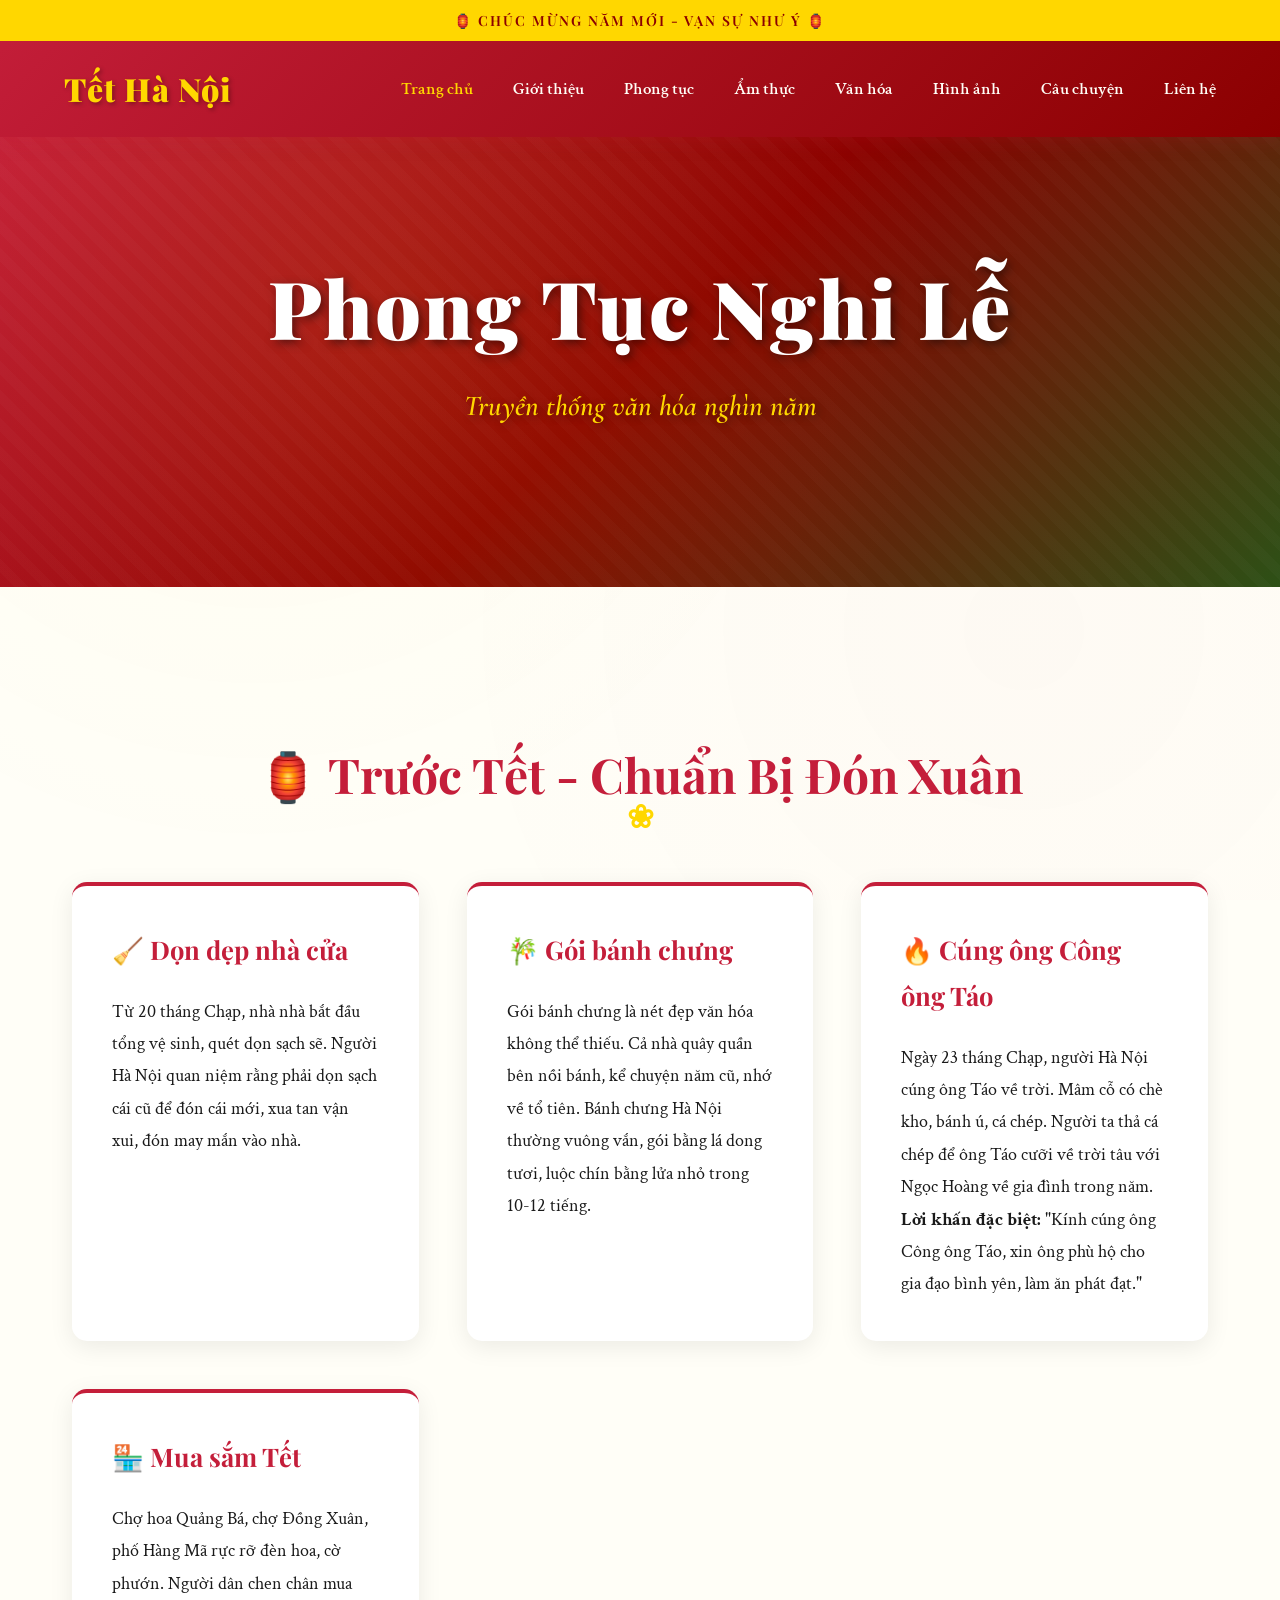
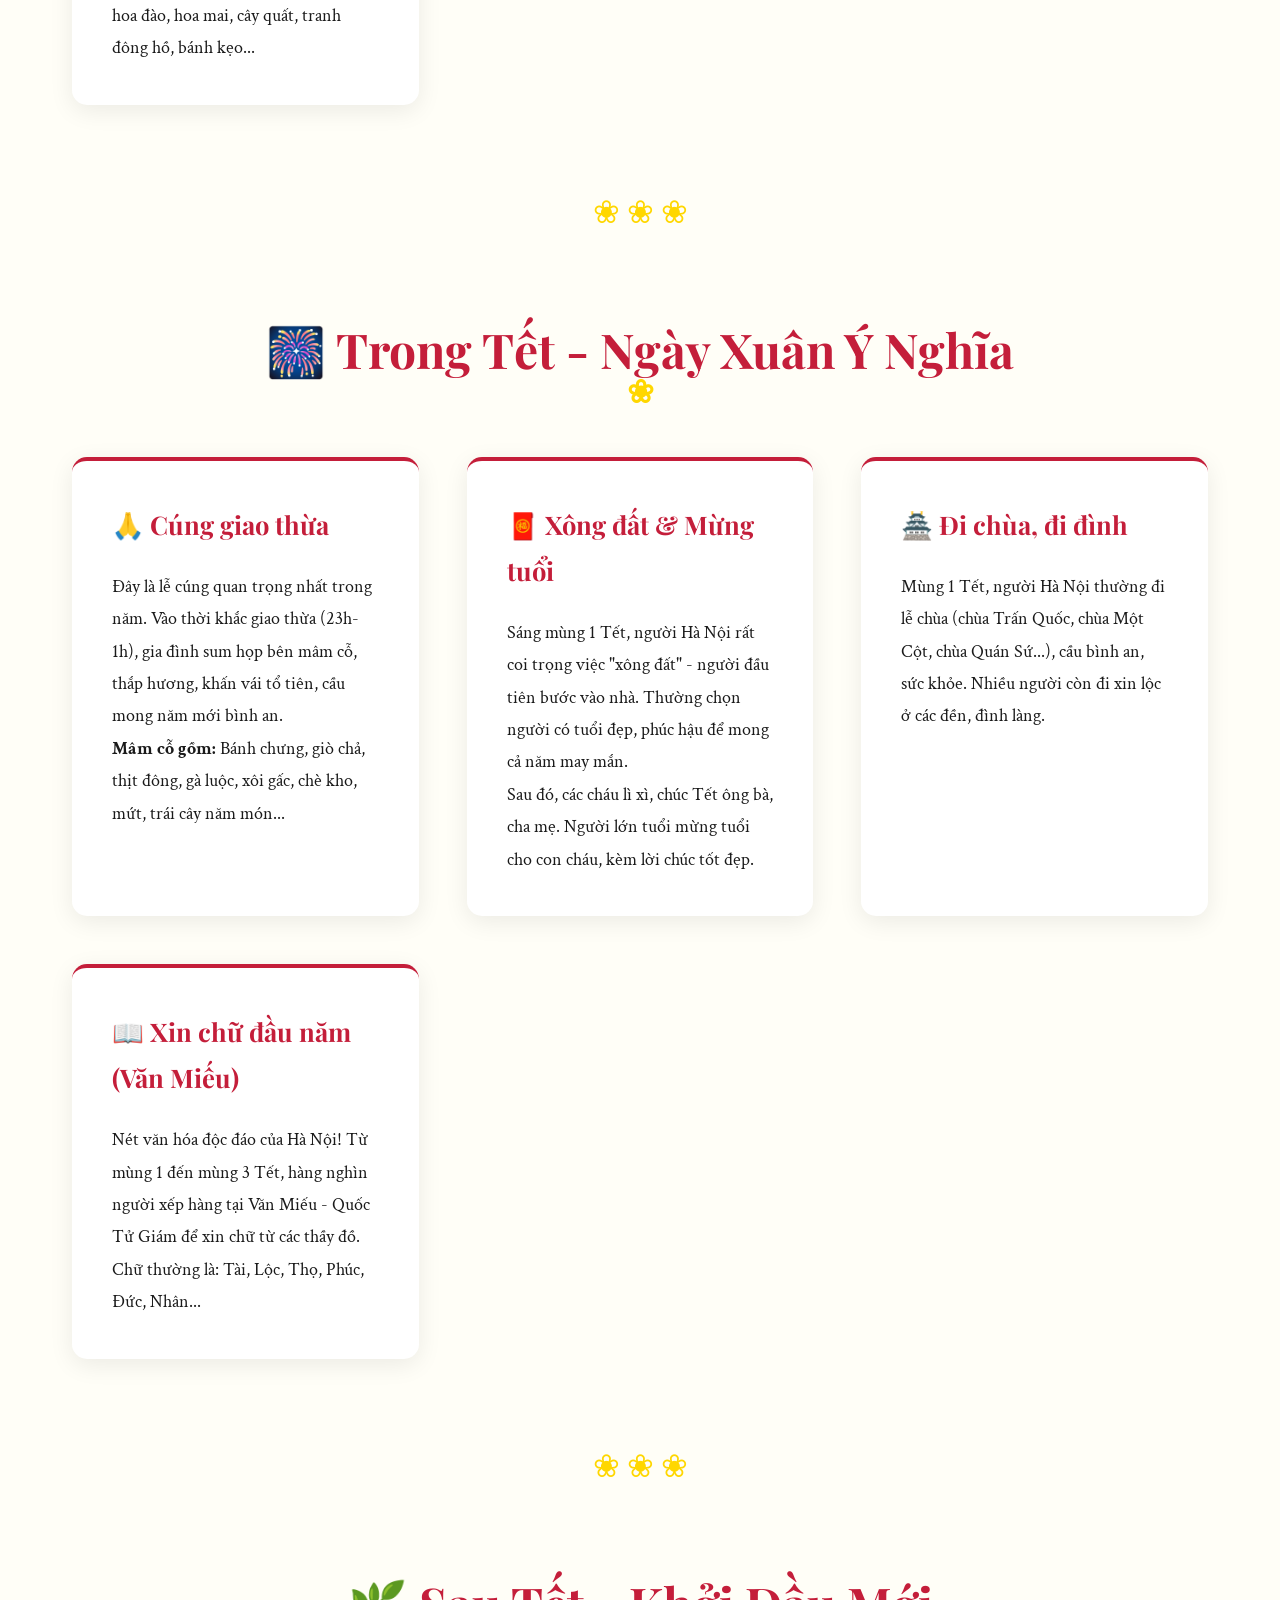
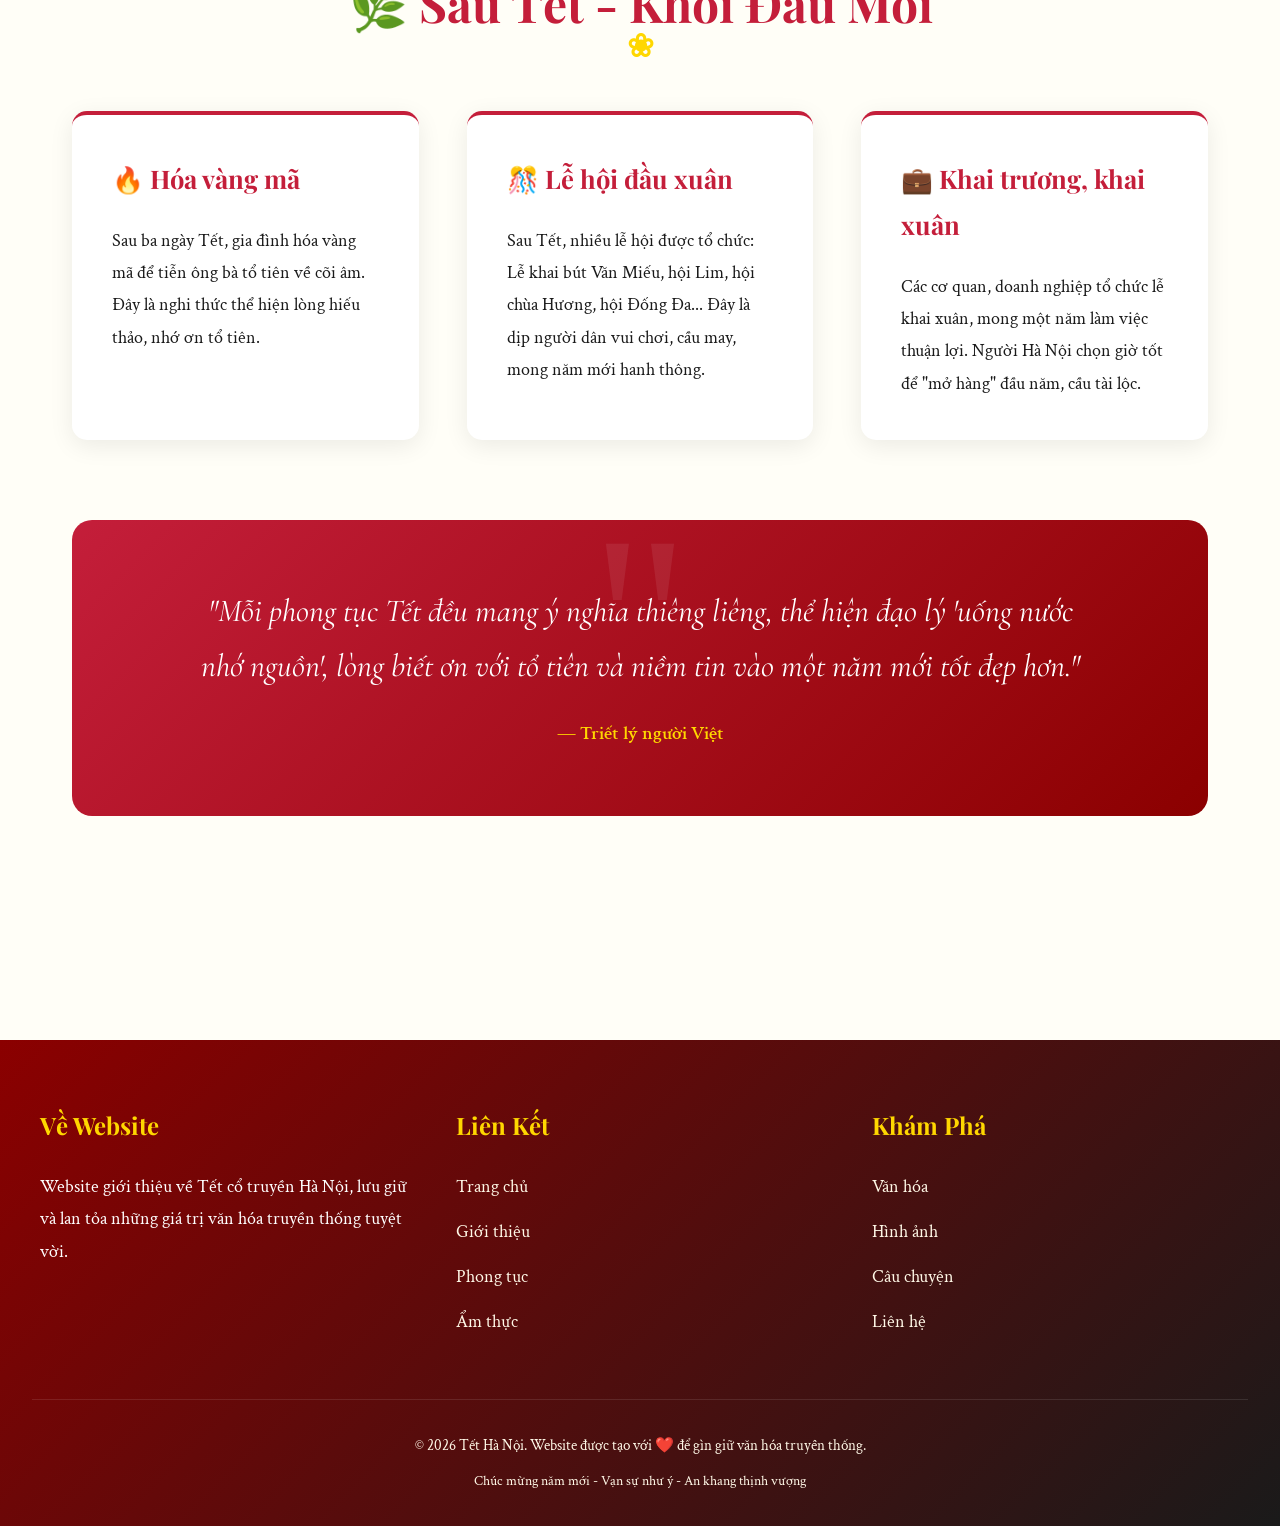
<file: phong-tuc.html>
<!doctype html>
<html lang="vi">
  <head>
    <meta charset="UTF-8" />
    <meta name="viewport" content="width=device-width, initial-scale=1.0" />
    <title>Phong Tục Nghi Lễ Ngày Tết - Tết Hà Nội</title>
    <link rel="stylesheet" href="styles.css" />
  </head>
  <body>
    <header>
      <div class="header-top">🏮 CHÚC MỪNG NĂM MỚI - VẠN SỰ NHƯ Ý 🏮</div>

      <nav class="navbar">
        <a href="index.html" class="logo">Tết Hà Nội</a>

        <!-- nút menu mobile -->
        <button class="menu-toggle" onclick="toggleMenu()">☰</button>

        <ul class="nav-links" id="navLinks">
          <li><a href="index.html" class="active">Trang chủ</a></li>
          <li><a href="gioi-thieu.html">Giới thiệu</a></li>
          <li><a href="phong-tuc.html">Phong tục</a></li>
          <li><a href="am-thuc.html">Ẩm thực</a></li>
          <li><a href="van-hoa.html">Văn hóa</a></li>
          <li><a href="hinh-anh.html">Hình ảnh</a></li>
          <li><a href="cau-chuyen.html">Câu chuyện</a></li>
          <li><a href="lien-he.html">Liên hệ</a></li>
        </ul>
      </nav>
    </header>

    <section class="hero-banner" style="height: 50vh">
      <div class="hero-content">
        <h1>Phong Tục Nghi Lễ</h1>
        <p class="subtitle">Truyền thống văn hóa nghìn năm</p>
      </div>
    </section>

    <main>
      <div class="container">
        <section>
          <h2 class="section-title">🏮 Trước Tết - Chuẩn Bị Đón Xuân</h2>

          <div class="content-grid">
            <div class="content-box">
              <h3>🧹 Dọn dẹp nhà cửa</h3>
              <p>
                Từ 20 tháng Chạp, nhà nhà bắt đầu tổng vệ sinh, quét dọn sạch
                sẽ. Người Hà Nội quan niệm rằng phải dọn sạch cái cũ để đón cái
                mới, xua tan vận xui, đón may mắn vào nhà.
              </p>
            </div>

            <div class="content-box">
              <h3>🎋 Gói bánh chưng</h3>
              <p>
                Gói bánh chưng là nét đẹp văn hóa không thể thiếu. Cả nhà quây
                quần bên nồi bánh, kể chuyện năm cũ, nhớ về tổ tiên. Bánh chưng
                Hà Nội thường vuông vắn, gói bằng lá dong tươi, luộc chín bằng
                lửa nhỏ trong 10-12 tiếng.
              </p>
            </div>

            <div class="content-box">
              <h3>🔥 Cúng ông Công ông Táo</h3>
              <p>
                Ngày 23 tháng Chạp, người Hà Nội cúng ông Táo về trời. Mâm cỗ có
                chè kho, bánh ú, cá chép. Người ta thả cá chép để ông Táo cưỡi
                về trời tâu với Ngọc Hoàng về gia đình trong năm.
              </p>
              <p>
                <strong>Lời khấn đặc biệt:</strong> "Kính cúng ông Công ông Táo,
                xin ông phù hộ cho gia đạo bình yên, làm ăn phát đạt."
              </p>
            </div>

            <div class="content-box">
              <h3>🏪 Mua sắm Tết</h3>
              <p>
                Chợ hoa Quảng Bá, chợ Đồng Xuân, phố Hàng Mã rực rỡ đèn hoa, cờ
                phướn. Người dân chen chân mua hoa đào, hoa mai, cây quất, tranh
                đông hồ, bánh kẹo...
              </p>
            </div>
          </div>
        </section>

        <div class="decorative-divider">❀ ❀ ❀</div>

        <section>
          <h2 class="section-title">🎆 Trong Tết - Ngày Xuân Ý Nghĩa</h2>

          <div class="content-grid">
            <div class="content-box">
              <h3>🙏 Cúng giao thừa</h3>
              <p>
                Đây là lễ cúng quan trọng nhất trong năm. Vào thời khắc giao
                thừa (23h-1h), gia đình sum họp bên mâm cỗ, thắp hương, khấn vái
                tổ tiên, cầu mong năm mới bình an.
              </p>
              <p>
                <strong>Mâm cỗ gồm:</strong> Bánh chưng, giò chả, thịt đông, gà
                luộc, xôi gấc, chè kho, mứt, trái cây năm món...
              </p>
            </div>

            <div class="content-box">
              <h3>🧧 Xông đất & Mừng tuổi</h3>
              <p>
                Sáng mùng 1 Tết, người Hà Nội rất coi trọng việc "xông đất" -
                người đầu tiên bước vào nhà. Thường chọn người có tuổi đẹp, phúc
                hậu để mong cả năm may mắn.
              </p>
              <p>
                Sau đó, các cháu lì xì, chúc Tết ông bà, cha mẹ. Người lớn tuổi
                mừng tuổi cho con cháu, kèm lời chúc tốt đẹp.
              </p>
            </div>

            <div class="content-box">
              <h3>🏯 Đi chùa, đi đình</h3>
              <p>
                Mùng 1 Tết, người Hà Nội thường đi lễ chùa (chùa Trấn Quốc, chùa
                Một Cột, chùa Quán Sứ...), cầu bình an, sức khỏe. Nhiều người
                còn đi xin lộc ở các đền, đình làng.
              </p>
            </div>

            <div class="content-box">
              <h3>📖 Xin chữ đầu năm (Văn Miếu)</h3>
              <p>
                Nét văn hóa độc đáo của Hà Nội! Từ mùng 1 đến mùng 3 Tết, hàng
                nghìn người xếp hàng tại Văn Miếu - Quốc Tử Giám để xin chữ từ
                các thầy đồ. Chữ thường là: Tài, Lộc, Thọ, Phúc, Đức, Nhân...
              </p>
            </div>
          </div>
        </section>

        <div class="decorative-divider">❀ ❀ ❀</div>

        <section>
          <h2 class="section-title">🌿 Sau Tết - Khởi Đầu Mới</h2>

          <div class="content-grid">
            <div class="content-box">
              <h3>🔥 Hóa vàng mã</h3>
              <p>
                Sau ba ngày Tết, gia đình hóa vàng mã để tiễn ông bà tổ tiên về
                cõi âm. Đây là nghi thức thể hiện lòng hiếu thảo, nhớ ơn tổ
                tiên.
              </p>
            </div>

            <div class="content-box">
              <h3>🎊 Lễ hội đầu xuân</h3>
              <p>
                Sau Tết, nhiều lễ hội được tổ chức: Lễ khai bút Văn Miếu, hội
                Lim, hội chùa Hương, hội Đống Đa... Đây là dịp người dân vui
                chơi, cầu may, mong năm mới hanh thông.
              </p>
            </div>

            <div class="content-box">
              <h3>💼 Khai trương, khai xuân</h3>
              <p>
                Các cơ quan, doanh nghiệp tổ chức lễ khai xuân, mong một năm làm
                việc thuận lợi. Người Hà Nội chọn giờ tốt để "mở hàng" đầu năm,
                cầu tài lộc.
              </p>
            </div>
          </div>
        </section>

        <section class="quote-section">
          <blockquote>
            "Mỗi phong tục Tết đều mang ý nghĩa thiêng liêng, thể hiện đạo lý
            'uống nước nhớ nguồn', lòng biết ơn với tổ tiên và niềm tin vào một
            năm mới tốt đẹp hơn."
          </blockquote>
          <cite>— Triết lý người Việt</cite>
        </section>
      </div>
    </main>

    <footer>
      <div class="footer-content">
        <div class="footer-section">
          <h3>Về Website</h3>
          <p>
            Website giới thiệu về Tết cổ truyền Hà Nội, lưu giữ và lan tỏa những
            giá trị văn hóa truyền thống tuyệt vời.
          </p>
        </div>
        <div class="footer-section">
          <h3>Liên Kết</h3>
          <ul>
            <li><a href="index.html">Trang chủ</a></li>
            <li><a href="gioi-thieu.html">Giới thiệu</a></li>
            <li><a href="phong-tuc.html">Phong tục</a></li>
            <li><a href="am-thuc.html">Ẩm thực</a></li>
          </ul>
        </div>
        <div class="footer-section">
          <h3>Khám Phá</h3>
          <ul>
            <li><a href="van-hoa.html">Văn hóa</a></li>
            <li><a href="hinh-anh.html">Hình ảnh</a></li>
            <li><a href="cau-chuyen.html">Câu chuyện</a></li>
            <li><a href="lien-he.html">Liên hệ</a></li>
          </ul>
        </div>
      </div>
      <div class="footer-bottom">
        <p>
          &copy; 2026 Tết Hà Nội. Website được tạo với ❤️ để gìn giữ văn hóa
          truyền thống.
        </p>
        <p style="margin-top: 0.5rem; font-size: 0.9rem">
          Chúc mừng năm mới - Vạn sự như ý - An khang thịnh vượng
        </p>
      </div>
    </footer>
    <script>
      const menuBtn = document.querySelector(".menu-toggle");
      const navLinks = document.getElementById("navLinks");

      menuBtn.addEventListener("click", () => {
        navLinks.classList.toggle("show");
      });

      document.querySelectorAll(".nav-links a").forEach((link) => {
        link.addEventListener("click", () => {
          navLinks.classList.remove("show");
        });
      });
    </script>
  </body>
</html>
</file>
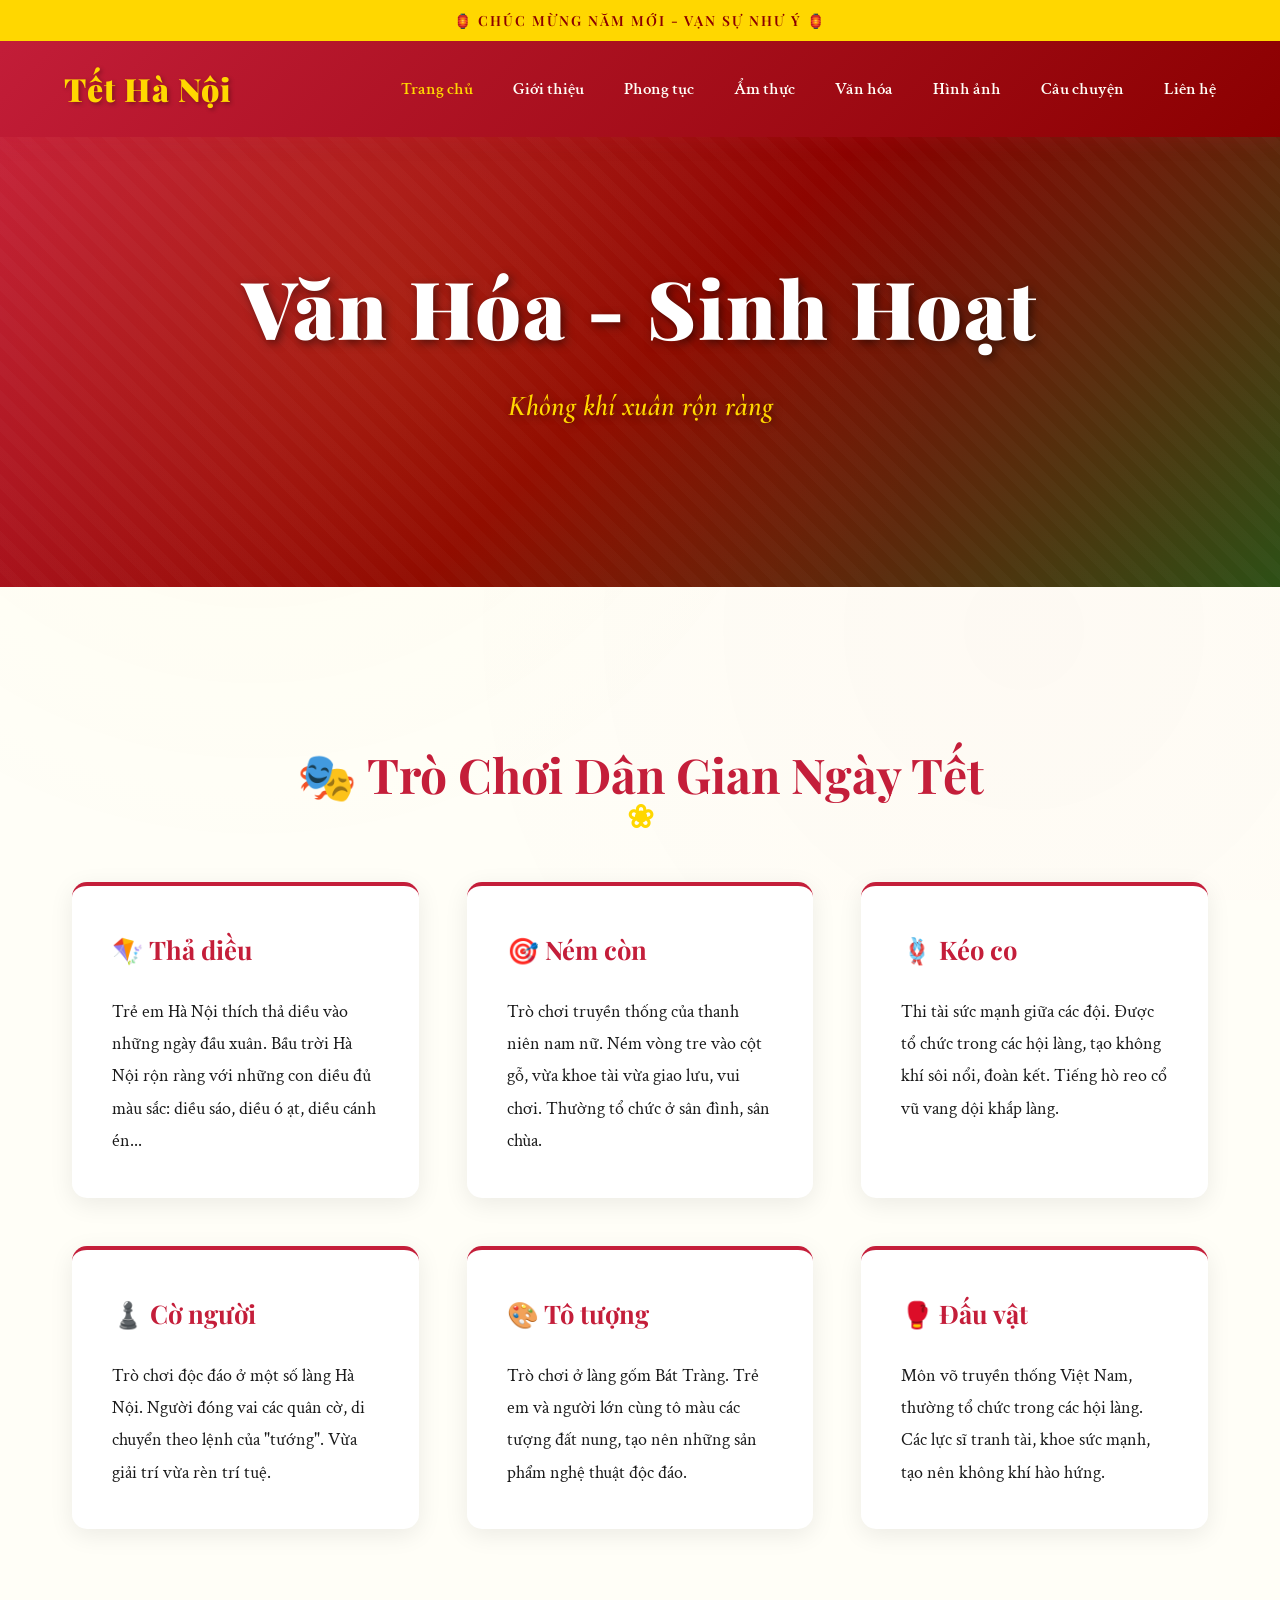
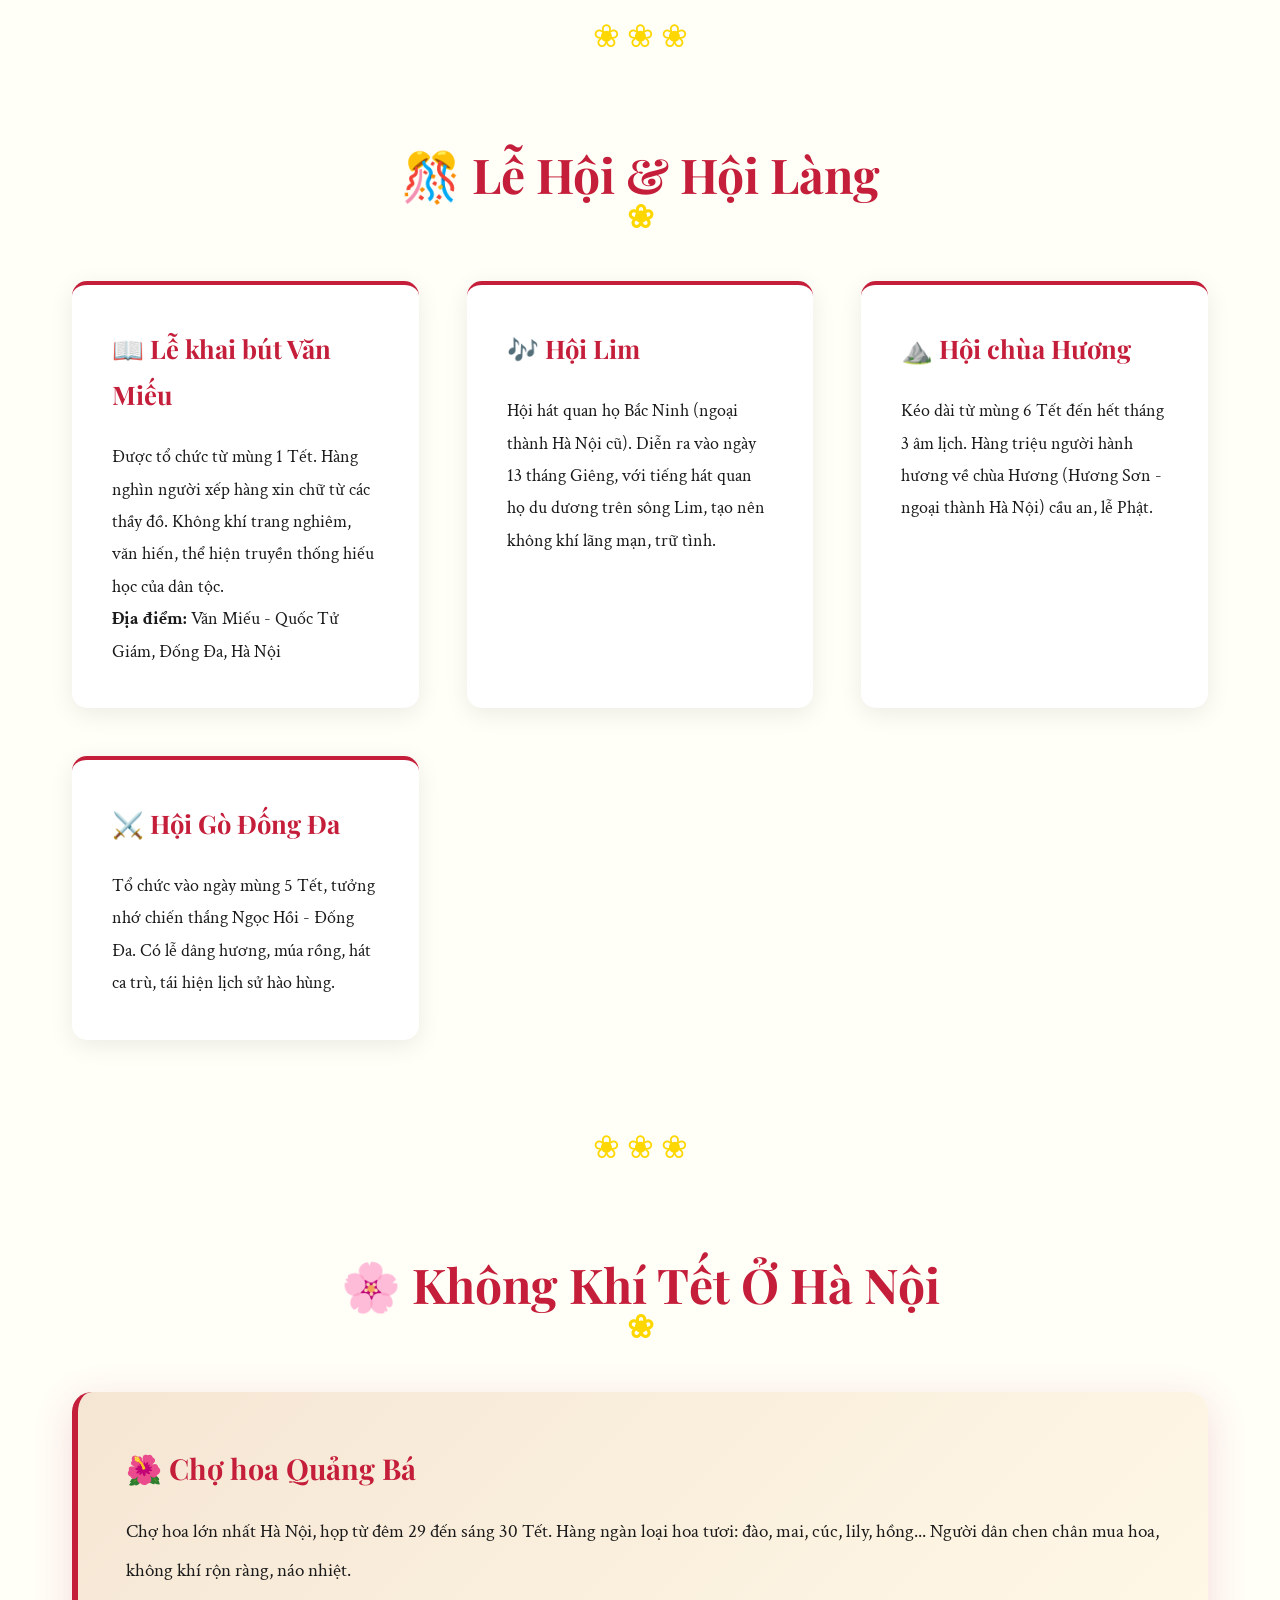
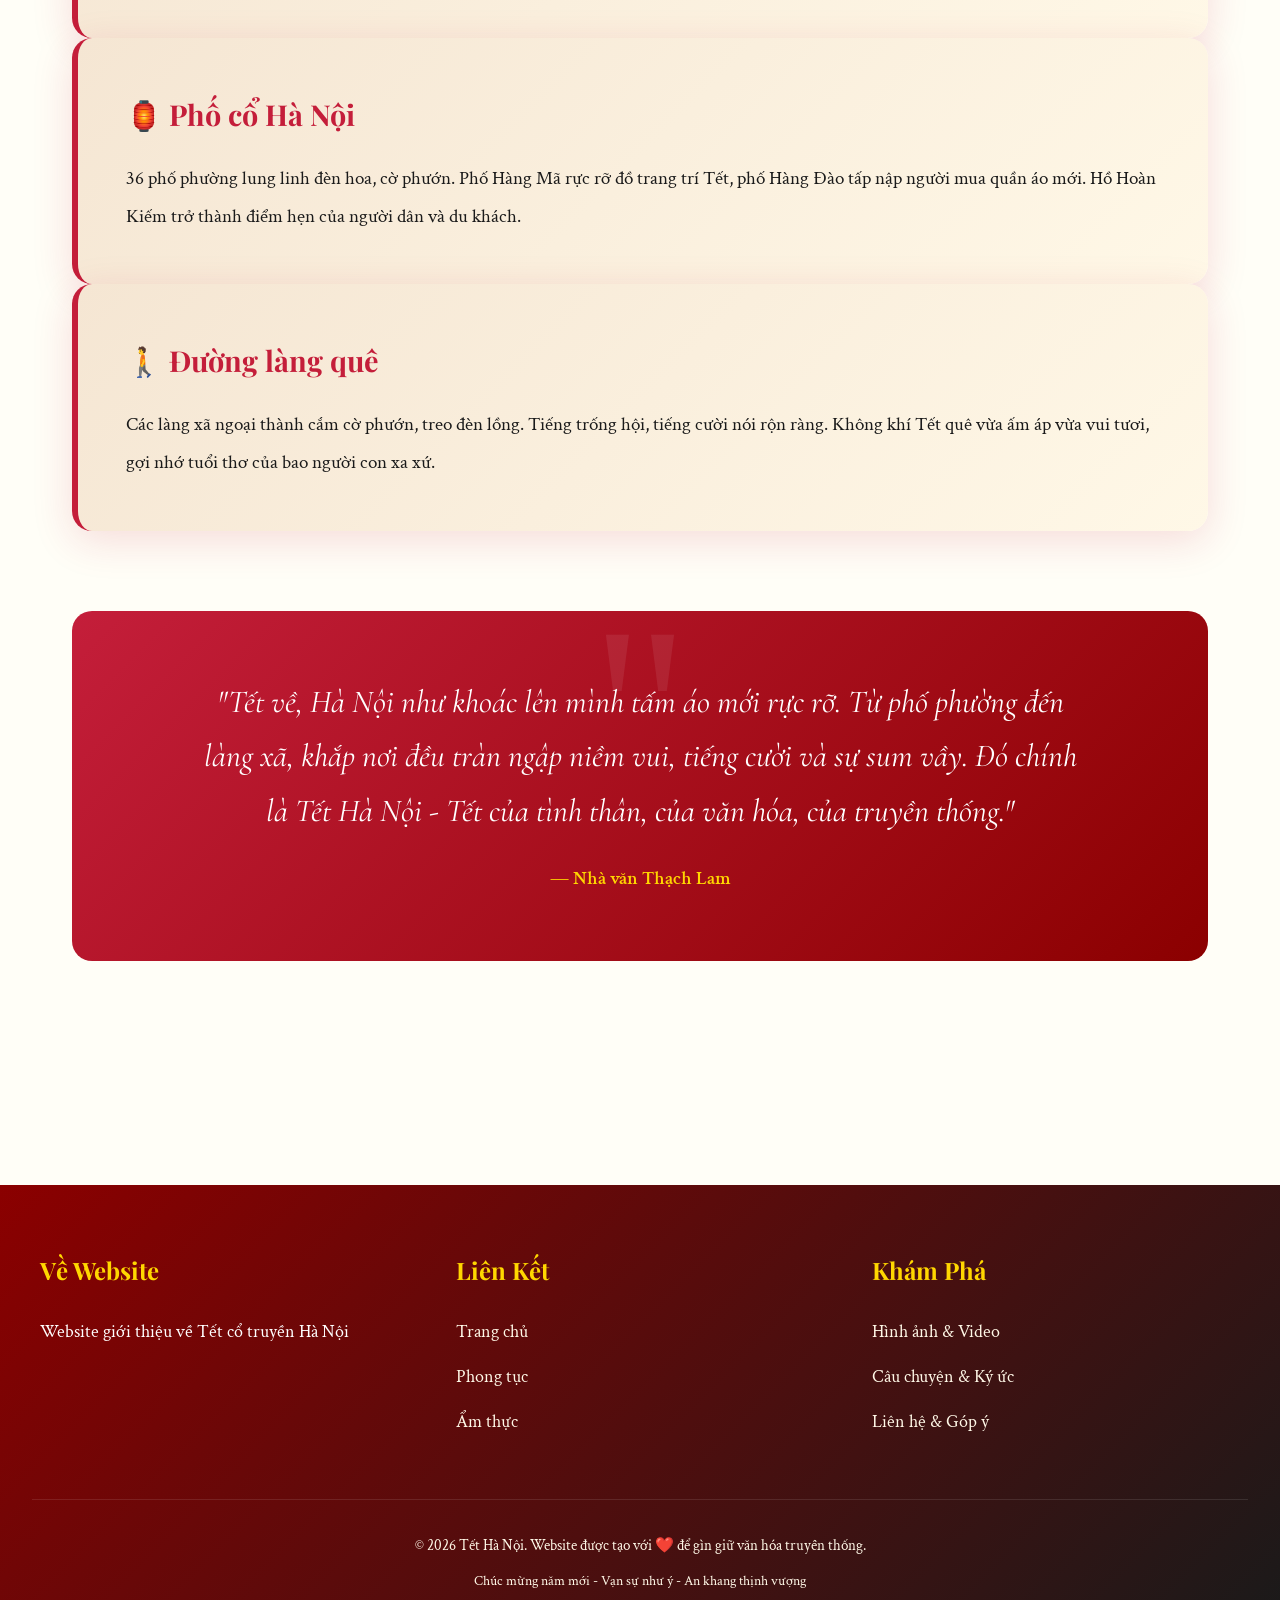
<file: van-hoa.html>
<!doctype html>
<html lang="vi">
  <head>
    <meta charset="UTF-8" />
    <meta name="viewport" content="width=device-width, initial-scale=1.0" />
    <title>Văn Hóa - Sinh Hoạt Ngày Tết - Tết Hà Nội</title>
    <link rel="stylesheet" href="styles.css" />
  </head>
  <body>
    <header>
      <div class="header-top">🏮 CHÚC MỪNG NĂM MỚI - VẠN SỰ NHƯ Ý 🏮</div>

      <nav class="navbar">
        <a href="index.html" class="logo">Tết Hà Nội</a>

        <!-- nút menu mobile -->
        <button class="menu-toggle" onclick="toggleMenu()">☰</button>

        <ul class="nav-links" id="navLinks">
          <li><a href="index.html" class="active">Trang chủ</a></li>
          <li><a href="gioi-thieu.html">Giới thiệu</a></li>
          <li><a href="phong-tuc.html">Phong tục</a></li>
          <li><a href="am-thuc.html">Ẩm thực</a></li>
          <li><a href="van-hoa.html">Văn hóa</a></li>
          <li><a href="hinh-anh.html">Hình ảnh</a></li>
          <li><a href="cau-chuyen.html">Câu chuyện</a></li>
          <li><a href="lien-he.html">Liên hệ</a></li>
        </ul>
      </nav>
    </header>

    <section class="hero-banner" style="height: 50vh">
      <div class="hero-content">
        <h1>Văn Hóa - Sinh Hoạt</h1>
        <p class="subtitle">Không khí xuân rộn ràng</p>
      </div>
    </section>

    <main>
      <div class="container">
        <section>
          <h2 class="section-title">🎭 Trò Chơi Dân Gian Ngày Tết</h2>
          <div class="content-grid">
            <div class="content-box">
              <h3>🪁 Thả diều</h3>
              <p>
                Trẻ em Hà Nội thích thả diều vào những ngày đầu xuân. Bầu trời
                Hà Nội rộn ràng với những con diều đủ màu sắc: diều sáo, diều ó
                ạt, diều cánh én...
              </p>
            </div>

            <div class="content-box">
              <h3>🎯 Ném còn</h3>
              <p>
                Trò chơi truyền thống của thanh niên nam nữ. Ném vòng tre vào
                cột gỗ, vừa khoe tài vừa giao lưu, vui chơi. Thường tổ chức ở
                sân đình, sân chùa.
              </p>
            </div>

            <div class="content-box">
              <h3>🪢 Kéo co</h3>
              <p>
                Thi tài sức mạnh giữa các đội. Được tổ chức trong các hội làng,
                tạo không khí sôi nổi, đoàn kết. Tiếng hò reo cổ vũ vang dội
                khắp làng.
              </p>
            </div>

            <div class="content-box">
              <h3>♟️ Cờ người</h3>
              <p>
                Trò chơi độc đáo ở một số làng Hà Nội. Người đóng vai các quân
                cờ, di chuyển theo lệnh của "tướng". Vừa giải trí vừa rèn trí
                tuệ.
              </p>
            </div>

            <div class="content-box">
              <h3>🎨 Tô tượng</h3>
              <p>
                Trò chơi ở làng gốm Bát Tràng. Trẻ em và người lớn cùng tô màu
                các tượng đất nung, tạo nên những sản phẩm nghệ thuật độc đáo.
              </p>
            </div>

            <div class="content-box">
              <h3>🥊 Đấu vật</h3>
              <p>
                Môn võ truyền thống Việt Nam, thường tổ chức trong các hội làng.
                Các lực sĩ tranh tài, khoe sức mạnh, tạo nên không khí hào hứng.
              </p>
            </div>
          </div>
        </section>

        <div class="decorative-divider">❀ ❀ ❀</div>

        <section>
          <h2 class="section-title">🎊 Lễ Hội & Hội Làng</h2>
          <div class="content-grid">
            <div class="content-box">
              <h3>📖 Lễ khai bút Văn Miếu</h3>
              <p>
                Được tổ chức từ mùng 1 Tết. Hàng nghìn người xếp hàng xin chữ từ
                các thầy đồ. Không khí trang nghiêm, văn hiến, thể hiện truyền
                thống hiếu học của dân tộc.
              </p>
              <p>
                <strong>Địa điểm:</strong> Văn Miếu - Quốc Tử Giám, Đống Đa, Hà
                Nội
              </p>
            </div>

            <div class="content-box">
              <h3>🎶 Hội Lim</h3>
              <p>
                Hội hát quan họ Bắc Ninh (ngoại thành Hà Nội cũ). Diễn ra vào
                ngày 13 tháng Giêng, với tiếng hát quan họ du dương trên sông
                Lim, tạo nên không khí lãng mạn, trữ tình.
              </p>
            </div>

            <div class="content-box">
              <h3>⛰️ Hội chùa Hương</h3>
              <p>
                Kéo dài từ mùng 6 Tết đến hết tháng 3 âm lịch. Hàng triệu người
                hành hương về chùa Hương (Hương Sơn - ngoại thành Hà Nội) cầu
                an, lễ Phật.
              </p>
            </div>

            <div class="content-box">
              <h3>⚔️ Hội Gò Đống Đa</h3>
              <p>
                Tổ chức vào ngày mùng 5 Tết, tưởng nhớ chiến thắng Ngọc Hồi -
                Đống Đa. Có lễ dâng hương, múa rồng, hát ca trù, tái hiện lịch
                sử hào hùng.
              </p>
            </div>
          </div>
        </section>

        <div class="decorative-divider">❀ ❀ ❀</div>

        <section>
          <h2 class="section-title">🌸 Không Khí Tết Ở Hà Nội</h2>

          <div class="intro-content">
            <h3>🌺 Chợ hoa Quảng Bá</h3>
            <p>
              Chợ hoa lớn nhất Hà Nội, họp từ đêm 29 đến sáng 30 Tết. Hàng ngàn
              loại hoa tươi: đào, mai, cúc, lily, hồng... Người dân chen chân
              mua hoa, không khí rộn ràng, náo nhiệt.
            </p>
          </div>

          <div class="intro-content">
            <h3>🏮 Phố cổ Hà Nội</h3>
            <p>
              36 phố phường lung linh đèn hoa, cờ phướn. Phố Hàng Mã rực rỡ đồ
              trang trí Tết, phố Hàng Đào tấp nập người mua quần áo mới. Hồ Hoàn
              Kiếm trở thành điểm hẹn của người dân và du khách.
            </p>
          </div>

          <div class="intro-content">
            <h3>🚶 Đường làng quê</h3>
            <p>
              Các làng xã ngoại thành cắm cờ phướn, treo đèn lồng. Tiếng trống
              hội, tiếng cười nói rộn ràng. Không khí Tết quê vừa ấm áp vừa vui
              tươi, gợi nhớ tuổi thơ của bao người con xa xứ.
            </p>
          </div>
        </section>

        <section class="quote-section">
          <blockquote>
            "Tết về, Hà Nội như khoác lên mình tấm áo mới rực rỡ. Từ phố phường
            đến làng xã, khắp nơi đều tràn ngập niềm vui, tiếng cười và sự sum
            vầy. Đó chính là Tết Hà Nội - Tết của tình thân, của văn hóa, của
            truyền thống."
          </blockquote>
          <cite>— Nhà văn Thạch Lam</cite>
        </section>
      </div>
    </main>

    <footer>
      <div class="footer-content">
        <div class="footer-section">
          <h3>Về Website</h3>
          <p>Website giới thiệu về Tết cổ truyền Hà Nội</p>
        </div>
        <div class="footer-section">
          <h3>Liên Kết</h3>
          <ul>
            <li><a href="index.html">Trang chủ</a></li>
            <li><a href="phong-tuc.html">Phong tục</a></li>
            <li><a href="am-thuc.html">Ẩm thực</a></li>
          </ul>
        </div>
        <div class="footer-section">
          <h3>Khám Phá</h3>
          <ul>
            <li><a href="hinh-anh.html">Hình ảnh & Video</a></li>
            <li><a href="cau-chuyen.html">Câu chuyện & Ký ức</a></li>
            <li><a href="lien-he.html">Liên hệ & Góp ý</a></li>
          </ul>
        </div>
      </div>
      <div class="footer-bottom">
        <p>
          &copy; 2026 Tết Hà Nội. Website được tạo với ❤️ để gìn giữ văn hóa
          truyền thống.
        </p>
        <p style="margin-top: 0.5rem; font-size: 0.9rem">
          Chúc mừng năm mới - Vạn sự như ý - An khang thịnh vượng
        </p>
      </div>
    </footer>
    <script>
      const menuBtn = document.querySelector(".menu-toggle");
      const navLinks = document.getElementById("navLinks");

      menuBtn.addEventListener("click", () => {
        navLinks.classList.toggle("show");
      });

      document.querySelectorAll(".nav-links a").forEach((link) => {
        link.addEventListener("click", () => {
          navLinks.classList.remove("show");
        });
      });
    </script>
  </body>
</html>
</file>
<file: styles.css>
/* Vietnamese Tet in Hanoi - Traditional meets Modern */
@import url("https://fonts.googleapis.com/css2?family=Playfair+Display:wght@400;600;700;900&family=Crimson+Text:ital,wght@0,400;0,600;1,400&family=Cormorant+Garamond:wght@300;400;600&display=swap");

:root {
  --tet-red: #c41e3a;
  --tet-gold: #ffd700;
  --tet-dark-red: #8b0000;
  --tet-light-red: #ff6b6b;
  --spring-green: #2d5016;
  --bamboo-green: #4a7c59;
  --light-cream: #fff8e7;
  --warm-white: #fffef7;
  --paper-beige: #f5e6d3;
  --ink-black: #1a1a1a;
  --soft-shadow: rgba(196, 30, 58, 0.15);

  --font-display: "Playfair Display", serif;
  --font-body: "Crimson Text", serif;
  --font-elegant: "Cormorant Garamond", serif;
}

* {
  margin: 0;
  padding: 0;
  box-sizing: border-box;
}

body {
  font-family: var(--font-body);
  color: var(--ink-black);
  background: var(--warm-white);
  line-height: 1.8;
  font-size: 18px;
  overflow-x: hidden;
}

body::before {
  content: "";
  position: fixed;
  top: 0;
  left: 0;
  width: 100%;
  height: 100%;
  background:
    radial-gradient(
      circle at 20% 30%,
      rgba(255, 215, 0, 0.03) 0%,
      transparent 50%
    ),
    radial-gradient(
      circle at 80% 70%,
      rgba(196, 30, 58, 0.02) 0%,
      transparent 50%
    );
  pointer-events: none;
  z-index: -1;
}

header {
  background: linear-gradient(
    135deg,
    var(--tet-red) 0%,
    var(--tet-dark-red) 100%
  );
  padding: 0;
  position: sticky;
  top: 0;
  z-index: 1000;
  box-shadow: 0 4px 20px var(--soft-shadow);
}

.header-top {
  background: var(--tet-gold);
  padding: 8px 0;
  text-align: center;
  font-family: var(--font-display);
  font-weight: 600;
  font-size: 14px;
  color: var(--tet-dark-red);
  letter-spacing: 2px;
  text-transform: uppercase;
}

nav {
  display: flex;
  justify-content: space-between;
  align-items: center;
  padding: 1.2rem 5%;
  max-width: 1400px;
  margin: 0 auto;
}

.logo {
  font-family: var(--font-display);
  font-size: 2rem;
  font-weight: 900;
  color: var(--tet-gold);
  text-decoration: none;
  letter-spacing: 1px;
  text-shadow: 2px 2px 4px rgba(0, 0, 0, 0.3);
  transition: transform 0.3s ease;
}

.logo:hover {
  transform: scale(1.05);
}

.nav-links {
  display: flex;
  list-style: none;
  gap: 2.5rem;
}

.nav-links a {
  color: var(--warm-white);
  text-decoration: none;
  font-size: 1.05rem;
  font-weight: 600;
  position: relative;
  transition: color 0.3s ease;
  font-family: var(--font-body);
}

.nav-links a::after {
  content: "";
  position: absolute;
  bottom: -5px;
  left: 0;
  width: 0;
  height: 2px;
  background: var(--tet-gold);
  transition: width 0.3s ease;
}

.nav-links a:hover {
  color: var(--tet-gold);
}

.nav-links a:hover::after {
  width: 100%;
}

.nav-links a.active {
  color: var(--tet-gold);
}

.hero-banner {
  position: relative;
  height: 85vh;
  display: flex;
  align-items: center;
  justify-content: center;
  background: linear-gradient(
    135deg,
    var(--tet-red) 0%,
    var(--tet-dark-red) 50%,
    var(--spring-green) 100%
  );
  overflow: hidden;
}

.hero-banner::before {
  content: "";
  position: absolute;
  top: 0;
  left: 0;
  right: 0;
  bottom: 0;
  background:
    repeating-linear-gradient(
      45deg,
      transparent,
      transparent 10px,
      rgba(255, 255, 255, 0.02) 10px,
      rgba(255, 255, 255, 0.02) 20px
    ),
    radial-gradient(
      circle at 30% 40%,
      rgba(255, 215, 0, 0.1) 0%,
      transparent 60%
    );
  animation: shimmer 20s ease-in-out infinite;
}

@keyframes shimmer {
  0%,
  100% {
    opacity: 0.5;
  }
  50% {
    opacity: 0.8;
  }
}

.hero-content {
  text-align: center;
  color: white;
  z-index: 1;
  max-width: 900px;
  padding: 3rem;
  animation: fadeInUp 1.2s ease-out;
}

@keyframes fadeInUp {
  from {
    opacity: 0;
    transform: translateY(40px);
  }
  to {
    opacity: 1;
    transform: translateY(0);
  }
}

.hero-content h1 {
  font-family: var(--font-display);
  font-size: 5rem;
  font-weight: 900;
  margin-bottom: 1.5rem;
  text-shadow: 3px 3px 10px rgba(0, 0, 0, 0.5);
  letter-spacing: 2px;
  line-height: 1.2;
}

.hero-content .subtitle {
  font-size: 1.8rem;
  font-family: var(--font-elegant);
  margin-bottom: 2rem;
  color: var(--tet-gold);
  font-weight: 600;
  font-style: italic;
  text-shadow: 2px 2px 8px rgba(0, 0, 0, 0.4);
}

.hero-content p {
  font-size: 1.3rem;
  line-height: 1.9;
  margin-bottom: 2.5rem;
  color: var(--light-cream);
}

.cta-button {
  display: inline-block;
  padding: 1rem 3rem;
  background: var(--tet-gold);
  color: var(--tet-dark-red);
  text-decoration: none;
  font-weight: 700;
  font-size: 1.1rem;
  border-radius: 50px;
  transition: all 0.3s ease;
  box-shadow: 0 6px 20px rgba(0, 0, 0, 0.3);
  font-family: var(--font-display);
  letter-spacing: 1px;
}

.cta-button:hover {
  background: var(--warm-white);
  transform: translateY(-3px);
  box-shadow: 0 10px 30px rgba(0, 0, 0, 0.4);
}

.container {
  max-width: 1200px;
  margin: 0 auto;
  padding: 4rem 2rem;
}

section {
  margin-bottom: 5rem;
}

.section-title {
  font-family: var(--font-display);
  font-size: 3rem;
  font-weight: 700;
  color: var(--tet-red);
  text-align: center;
  margin-bottom: 3rem;
  position: relative;
  padding-bottom: 1rem;
}

.section-title::after {
  content: "❀";
  position: absolute;
  bottom: -10px;
  left: 50%;
  transform: translateX(-50%);
  font-size: 2rem;
  color: var(--tet-gold);
}

.intro-content {
  background: linear-gradient(
    135deg,
    var(--paper-beige) 0%,
    var(--light-cream) 100%
  );
  padding: 3rem;
  border-radius: 20px;
  box-shadow: 0 10px 40px var(--soft-shadow);
  border-left: 6px solid var(--tet-red);
  line-height: 2;
  font-size: 1.2rem;
}

.intro-content h3 {
  font-family: var(--font-display);
  font-size: 1.8rem;
  color: var(--tet-red);
  margin-bottom: 1rem;
}

.featured-grid {
  display: grid;
  grid-template-columns: repeat(auto-fit, minmax(320px, 1fr));
  gap: 2.5rem;
  margin-top: 3rem;
}

.feature-card {
  background: white;
  border-radius: 15px;
  overflow: hidden;
  box-shadow: 0 8px 30px rgba(0, 0, 0, 0.1);
  transition: all 0.4s ease;
  border: 2px solid transparent;
  position: relative;
}
.feature-img {
  width: 100%;
  height: 280px;
  object-fit: cover;
  display: block;
}

.feature-card::before {
  content: "";
  position: absolute;
  top: 0;
  left: 0;
  right: 0;
  height: 4px;
  background: linear-gradient(
    90deg,
    var(--tet-red),
    var(--tet-gold),
    var(--bamboo-green)
  );
  transform: scaleX(0);
  transition: transform 0.4s ease;
}

.feature-card:hover::before {
  transform: scaleX(1);
}

.feature-card:hover {
  transform: translateY(-10px);
  box-shadow: 0 15px 50px rgba(196, 30, 58, 0.2);
  border-color: var(--tet-gold);
}

.feature-image {
  width: 100%;
  height: 250px;
  background: linear-gradient(135deg, var(--tet-light-red), var(--tet-red));
  display: flex;
  align-items: center;
  justify-content: center;
  font-size: 4rem;
  position: relative;
  overflow: hidden;
}

.feature-image::after {
  content: "";
  position: absolute;
  top: 0;
  left: 0;
  right: 0;
  bottom: 0;
  background: repeating-linear-gradient(
    45deg,
    transparent,
    transparent 20px,
    rgba(255, 255, 255, 0.05) 20px,
    rgba(255, 255, 255, 0.05) 40px
  );
}

.feature-content {
  padding: 2rem;
}

.feature-content h3 {
  font-family: var(--font-display);
  font-size: 1.6rem;
  color: var(--tet-red);
  margin-bottom: 1rem;
}

.feature-content p {
  color: #555;
  line-height: 1.8;
  margin-bottom: 1.5rem;
}

.read-more {
  display: inline-block;
  color: var(--tet-red);
  text-decoration: none;
  font-weight: 600;
  font-size: 1.05rem;
  transition: all 0.3s ease;
  position: relative;
  padding-right: 25px;
}

.read-more::after {
  content: "→";
  position: absolute;
  right: 0;
  transition: right 0.3s ease;
}

.read-more:hover {
  color: var(--tet-dark-red);
}

.read-more:hover::after {
  right: -5px;
}

.photo-gallery {
  display: grid;
  grid-template-columns: repeat(auto-fit, minmax(280px, 1fr));
  gap: 2rem;
  margin-top: 3rem;
}

.gallery-item {
  position: relative;
  overflow: hidden;
  border-radius: 12px;
  box-shadow: 0 6px 25px rgba(0, 0, 0, 0.15);
  aspect-ratio: 4/3;
  background: linear-gradient(135deg, var(--tet-red), var(--spring-green));
  display: flex;
  align-items: center;
  justify-content: center;
  transition: transform 0.4s ease;
}
.image-box {
  width: 500px;
  height: 400px;
}

.image-box img {
  width: 100%;
  height: 100%;
  object-fit: cover;
}

.gallery-item:hover {
  transform: scale(1.05);
}

.gallery-item::before {
  content: attr(data-caption);
  position: absolute;
  bottom: 0;
  left: 0;
  right: 0;
  background: linear-gradient(to top, rgba(0, 0, 0, 0.8), transparent);
  color: white;
  padding: 2rem 1.5rem 1rem;
  font-size: 1.1rem;
  font-weight: 600;
  transform: translateY(100%);
  transition: transform 0.4s ease;
}

.gallery-item:hover::before {
  transform: translateY(0);
}

.gallery-placeholder {
  font-size: 3rem;
  color: white;
  opacity: 0.9;
}

.quote-section {
  background: linear-gradient(135deg, var(--tet-red), var(--tet-dark-red));
  color: white;
  padding: 4rem 2rem;
  text-align: center;
  border-radius: 20px;
  margin: 5rem 0;
  position: relative;
  overflow: hidden;
}

.quote-section::before {
  content: '"';
  position: absolute;
  top: -20px;
  left: 50%;
  transform: translateX(-50%);
  font-size: 15rem;
  color: rgba(255, 255, 255, 0.08);
  font-family: Georgia, serif;
  line-height: 1;
}

.quote-section blockquote {
  font-family: var(--font-elegant);
  font-size: 2rem;
  font-style: italic;
  line-height: 1.7;
  max-width: 900px;
  margin: 0 auto 1.5rem;
  position: relative;
  z-index: 1;
  font-weight: 400;
}

.quote-section cite {
  display: block;
  font-size: 1.2rem;
  color: var(--tet-gold);
  font-style: normal;
  font-weight: 600;
  margin-top: 1rem;
}

.custom-list {
  list-style: none;
  padding-left: 0;
}

.custom-list li {
  padding: 1rem 0;
  padding-left: 2.5rem;
  position: relative;
  line-height: 1.8;
  font-size: 1.1rem;
}

.custom-list li::before {
  content: "🏮";
  position: absolute;
  left: 0;
  font-size: 1.3rem;
}

.content-grid {
  display: grid;
  grid-template-columns: repeat(auto-fit, minmax(300px, 1fr));
  gap: 3rem;
  margin-top: 3rem;
}

.content-box {
  background: white;
  padding: 2.5rem;
  border-radius: 15px;
  box-shadow: 0 6px 25px rgba(0, 0, 0, 0.08);
  border-top: 4px solid var(--tet-red);
  transition: all 0.3s ease;
}

.content-box:hover {
  transform: translateY(-5px);
  box-shadow: 0 12px 40px rgba(196, 30, 58, 0.15);
}

.content-box h3 {
  font-family: var(--font-display);
  font-size: 1.6rem;
  color: var(--tet-red);
  margin-bottom: 1.5rem;
}

.contact-form {
  max-width: 700px;
  margin: 0 auto;
  background: white;
  padding: 3rem;
  border-radius: 15px;
  box-shadow: 0 10px 40px rgba(0, 0, 0, 0.1);
}

.form-group {
  margin-bottom: 2rem;
}

.form-group label {
  display: block;
  font-weight: 600;
  margin-bottom: 0.5rem;
  color: var(--tet-red);
  font-size: 1.1rem;
}

.form-group input,
.form-group textarea {
  width: 100%;
  padding: 1rem;
  border: 2px solid #ddd;
  border-radius: 8px;
  font-family: var(--font-body);
  font-size: 1rem;
  transition: border-color 0.3s ease;
}

.form-group input:focus,
.form-group textarea:focus {
  outline: none;
  border-color: var(--tet-red);
}

.form-group textarea {
  resize: vertical;
  min-height: 150px;
}

.submit-button {
  background: var(--tet-red);
  color: white;
  padding: 1rem 3rem;
  border: none;
  border-radius: 50px;
  font-size: 1.1rem;
  font-weight: 700;
  cursor: pointer;
  transition: all 0.3s ease;
  font-family: var(--font-display);
  width: 100%;
}

.submit-button:hover {
  background: var(--tet-dark-red);
  transform: translateY(-2px);
  box-shadow: 0 8px 25px rgba(196, 30, 58, 0.3);
}

.map-container {
  margin: 3rem 0;
  border-radius: 15px;
  overflow: hidden;
  box-shadow: 0 8px 30px rgba(0, 0, 0, 0.15);
  height: 450px;
}

.map-container iframe {
  width: 100%;
  height: 100%;
  border: none;
}

/* Footer */
footer {
  background: linear-gradient(
    135deg,
    var(--tet-dark-red) 0%,
    var(--ink-black) 100%
  );
  color: white;
  padding: 4rem 2rem 2rem;
  margin-top: 5rem;
}

.footer-content {
  max-width: 1200px;
  margin: 0 auto;
  display: grid;
  grid-template-columns: repeat(auto-fit, minmax(250px, 1fr));
  gap: 3rem;
  margin-bottom: 3rem;
}

.footer-section h3 {
  font-family: var(--font-display);
  font-size: 1.5rem;
  margin-bottom: 1.5rem;
  color: var(--tet-gold);
}

.footer-section ul {
  list-style: none;
}

.footer-section ul li {
  margin-bottom: 0.8rem;
}

.footer-section a {
  color: var(--light-cream);
  text-decoration: none;
  transition: color 0.3s ease;
}

.footer-section a:hover {
  color: var(--tet-gold);
}

.footer-bottom {
  text-align: center;
  padding-top: 2rem;
  border-top: 1px solid rgba(255, 255, 255, 0.1);
  color: var(--light-cream);
  font-size: 0.95rem;
}

@media (max-width: 768px) {
  .nav-links {
    flex-direction: column;
    gap: 1rem;
  }

  nav {
    flex-direction: column;
    text-align: center;
  }

  .hero-content h1 {
    font-size: 3rem;
  }

  .hero-content .subtitle {
    font-size: 1.3rem;
  }

  .section-title {
    font-size: 2.2rem;
  }

  .featured-grid,
  .content-grid {
    grid-template-columns: 1fr;
  }

  .quote-section blockquote {
    font-size: 1.5rem;
  }
}

.decorative-divider {
  text-align: center;
  margin: 4rem 0;
  font-size: 2rem;
  color: var(--tet-gold);
}

.feature-card:nth-child(1) {
  animation: fadeInUp 0.6s ease-out;
}
.feature-card:nth-child(2) {
  animation: fadeInUp 0.8s ease-out;
}
.feature-card:nth-child(3) {
  animation: fadeInUp 1s ease-out;
}

.gallery-item:nth-child(1) {
  animation: fadeInUp 0.5s ease-out;
}
.gallery-item:nth-child(2) {
  animation: fadeInUp 0.7s ease-out;
}
.gallery-item:nth-child(3) {
  animation: fadeInUp 0.9s ease-out;
}
.gallery-item:nth-child(4) {
  animation: fadeInUp 1.1s ease-out;
}
.gallery-item:nth-child(5) {
  animation: fadeInUp 1.3s ease-out;
}
.gallery-item:nth-child(6) {
  animation: fadeInUp 1.5s ease-out;
}
.menu-toggle {
  display: none;
  font-size: 2rem;
  background: none;
  border: none;
  color: var(--tet-gold);
  cursor: pointer;
}

@media (max-width: 768px) {
  .navbar {
    position: relative;
    flex-direction: row;
    justify-content: space-between;
    align-items: center;
  }

  .menu-toggle {
    display: block;
  }

  .nav-links {
    position: absolute;
    top: 100%;
    left: 0;
    right: 0;
    background: linear-gradient(135deg, var(--tet-dark-red), var(--tet-red));
    flex-direction: column;
    align-items: center;
    gap: 1.2rem;
    padding: 1.5rem 0;
    display: none;
    z-index: 999;
  }

  .nav-links.show {
    display: flex;
  }
}
</file>
